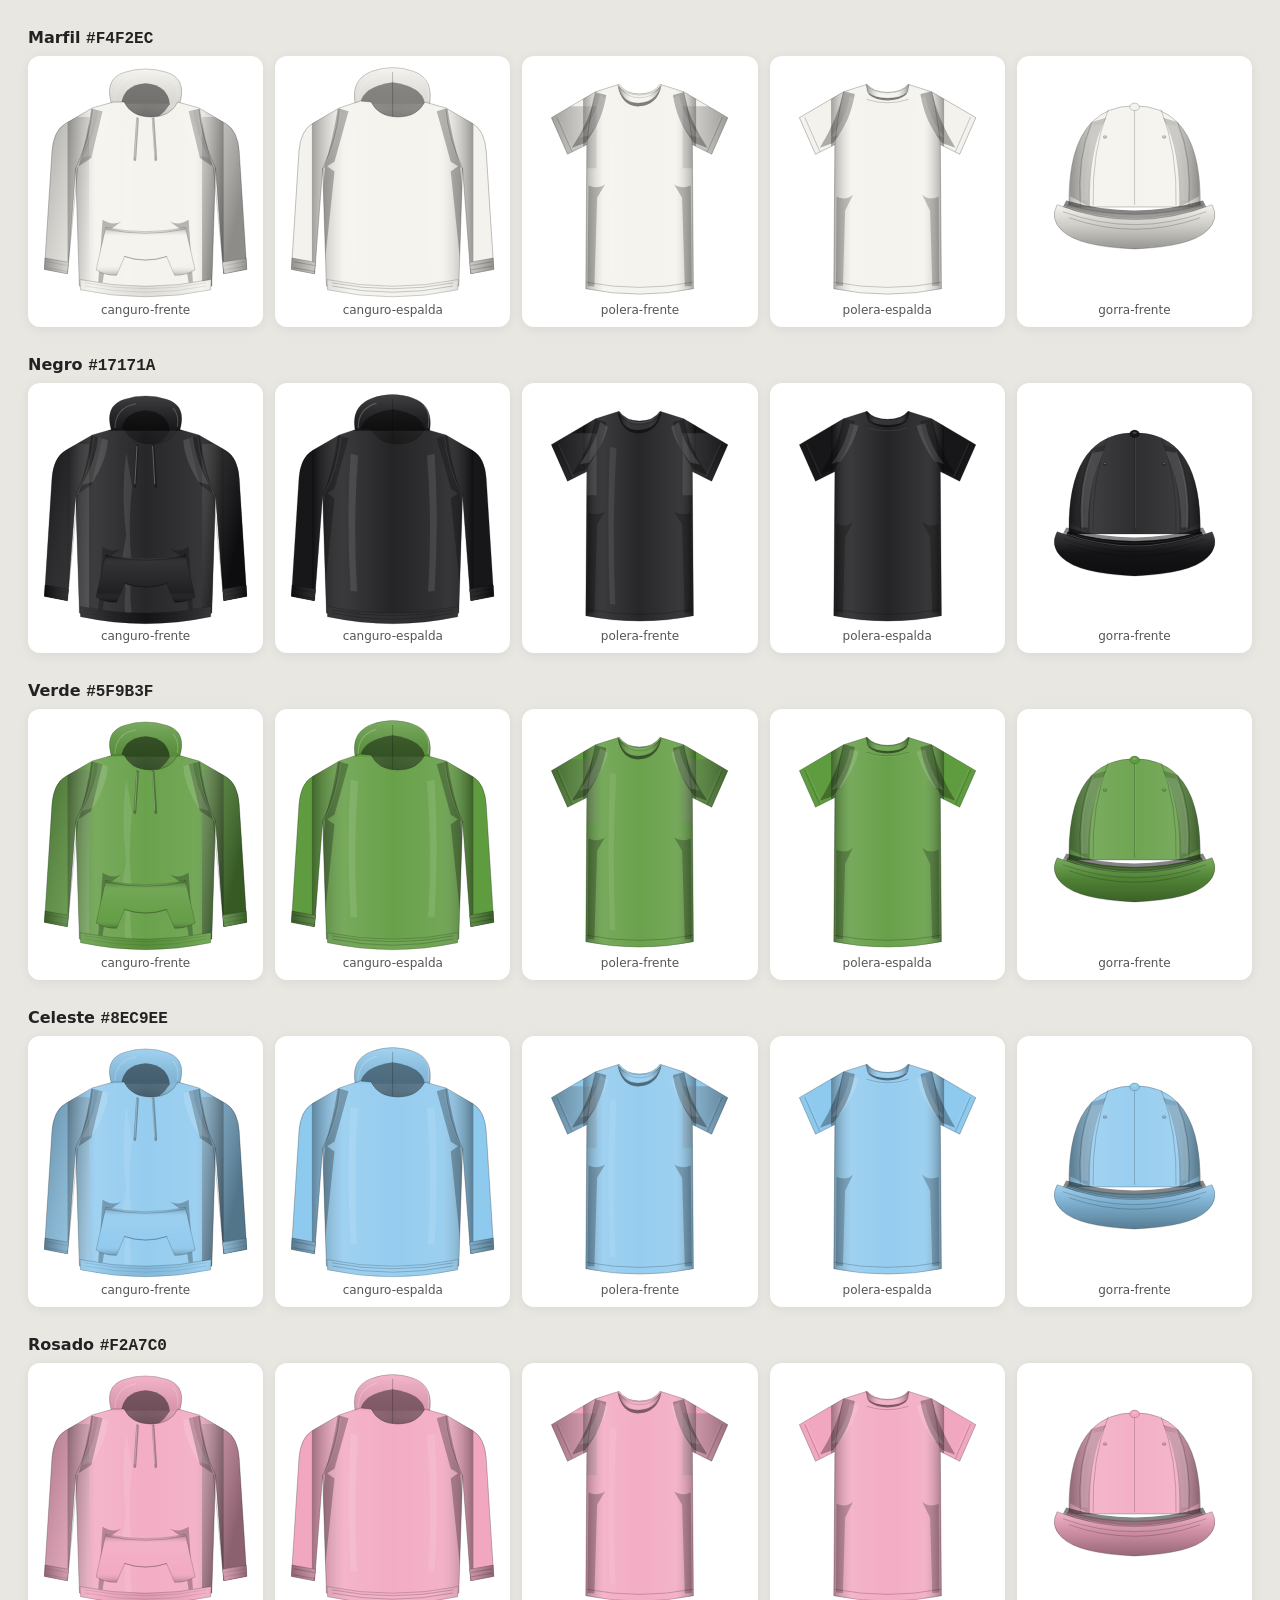
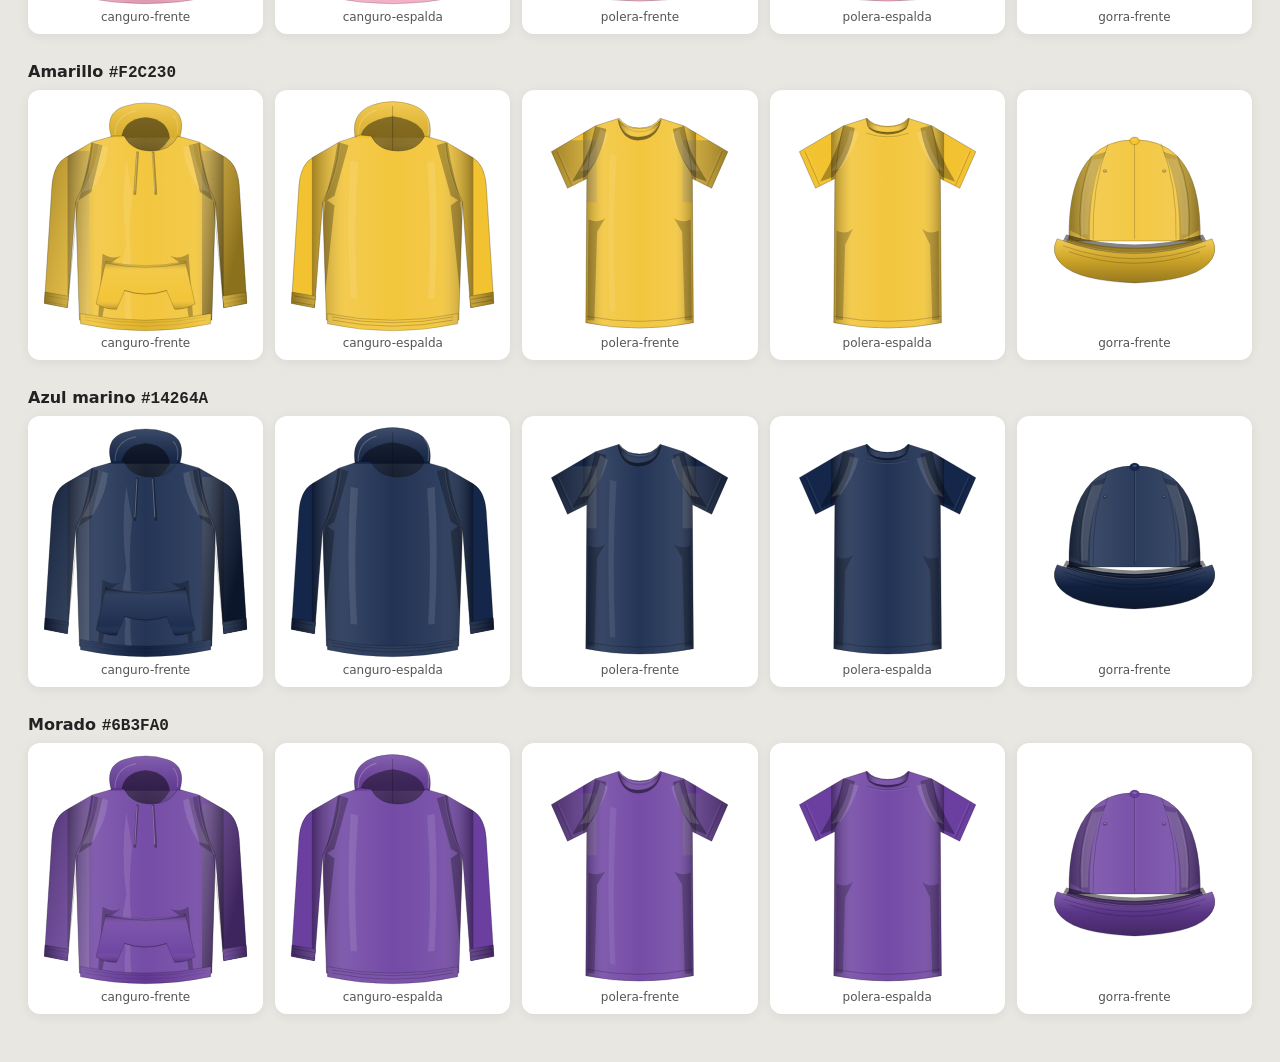
<file: prendas3d/prueba.html>
<!doctype html><html lang="es"><meta charset="utf-8"><meta name="viewport" content="width=device-width,initial-scale=1"><title>Prueba prendas BRAVA</title><style>*{box-sizing:border-box}body{margin:0;padding:28px;background:#e9e7e2;color:#222;font:14px system-ui,sans-serif}.color{margin:0 0 28px}.color h2{font-size:16px;margin:0 0 8px}.grid{display:grid;grid-template-columns:repeat(5,minmax(140px,1fr));gap:12px}.card{background:#fff;border-radius:12px;padding:10px;text-align:center;box-shadow:0 2px 12px #0001}.card svg{display:block;width:100%;height:auto;max-height:260px}.card span{display:block;font-size:12px;color:#555}@media(max-width:800px){.grid{grid-template-columns:repeat(2,1fr)}}</style><body>
<section class='color' style='--garment:#F4F2EC'><h2>Marfil <code>#F4F2EC</code></h2><div class='grid'>
<div class='card'><svg viewBox='0 0 400 440' style='--garment:#F4F2EC'>
<defs>
 <linearGradient id="t0-canguro-frente-cf-body" x1="0" y1="0" x2="1" y2="0"><stop stop-color="#000" stop-opacity=".32"/><stop offset=".18" stop-color="#fff" stop-opacity=".16"/><stop offset=".5" stop-color="#fff" stop-opacity=".07"/><stop offset=".82" stop-color="#fff" stop-opacity=".13"/><stop offset="1" stop-color="#000" stop-opacity=".34"/></linearGradient>
 <linearGradient id="t0-canguro-frente-cf-sleeve" x1="0" y1="0" x2="1" y2=".2"><stop stop-color="#000" stop-opacity=".34"/><stop offset=".48" stop-color="#fff" stop-opacity=".13"/><stop offset="1" stop-color="#000" stop-opacity=".42"/></linearGradient>
 <linearGradient id="t0-canguro-frente-cf-hood" x1="0" y1="0" x2="0" y2="1"><stop stop-color="#fff" stop-opacity=".17"/><stop offset=".65" stop-color="#000" stop-opacity=".12"/><stop offset="1" stop-color="#000" stop-opacity=".38"/></linearGradient>
 <linearGradient id="t0-canguro-frente-cf-pocket" x1="0" y1="0" x2="0" y2="1"><stop stop-color="#000" stop-opacity=".28"/><stop offset=".18" stop-color="#fff" stop-opacity=".12"/><stop offset=".8" stop-color="#fff" stop-opacity=".04"/><stop offset="1" stop-color="#000" stop-opacity=".24"/></linearGradient>
 <linearGradient id="t0-canguro-frente-cf-rib" x1="0" y1="0" x2="1" y2="0"><stop stop-color="#000" stop-opacity=".4"/><stop offset=".24" stop-color="#fff" stop-opacity=".12"/><stop offset=".5" stop-color="#000" stop-opacity=".08"/><stop offset=".78" stop-color="#fff" stop-opacity=".12"/><stop offset="1" stop-color="#000" stop-opacity=".4"/></linearGradient>
 <clipPath id="t0-canguro-frente-cf-clip"><path d="M140 67 101 78 51 107Q29 120 26 158L12 378 55 386 70 190 77 409Q128 425 200 425t123-16l7-219 15 196 43-8-14-220q-3-38-25-51l-50-29-39-11z"/></clipPath>
</defs>
<!-- hood exterior and deep opening -->
<path fill="var(--garment, #8a8a8a)" d="M139 77Q120 25 160 12q40-13 80 0t21 65q-7 30-39 40l-44-1q-32-10-39-39Z" stroke="#000" stroke-opacity=".28" stroke-width="1.5"/>
<path fill="url(#t0-canguro-frente-cf-hood)" d="M139 77Q120 25 160 12q40-13 80 0t21 65q-7 30-39 40l-44-1q-32-10-39-39Z"/>
<path fill="#000" fill-opacity=".48" d="M155 71q3-35 45-39 42 4 45 39-17 28-45 33-28-5-45-33Z"/>
<path fill="none" stroke="#fff" stroke-opacity=".2" stroke-width="2" d="M143 65q1-38 39-45m69 8q12 12 8 35"/>
<!-- body -->
<path fill="var(--garment, #8a8a8a)" d="M140 67 101 78 51 107Q29 120 26 158L12 378 55 386 70 190 77 409Q128 425 200 425t123-16l7-219 15 196 43-8-14-220q-3-38-25-51l-50-29-39-11q-14 28-50 28t-50-28Z" stroke="#000" stroke-opacity=".28" stroke-width="1.6" stroke-linejoin="round"/>
<g clip-path="url(#t0-canguro-frente-cf-clip)">
 <path fill="url(#t0-canguro-frente-cf-body)" d="M55 70h290v360H55z"/><path fill="url(#t0-canguro-frente-cf-sleeve)" d="M0 95h95v320H0zm305 0h95v320h-95z"/>
 <path fill="#000" fill-opacity=".26" d="M99 79q-8 55-24 108l24-16 21-87zm202 0q8 55 24 108l-24-16-21-87z"/>
 <path fill="#fff" fill-opacity=".12" d="M112 82q-4 42-30 89l20-6q26-41 28-77zm176 0q4 42 30 89l-20-6q-26-41-28-77z"/>
 <path fill="#000" fill-opacity=".26" d="M120 286q19 12 35 3l-19 14-16 100-8-1zm160 0q-19 12-35 3l19 14 16 100 8-1z"/>
 <path fill="#fff" fill-opacity=".1" d="M164 111q-10 76 0 153l-9 52 8 49q-4 30 0 50l12-1q-7-43 0-93-9-68 0-147z"/>
</g>
<!-- pouch pocket, quiet central print zone above -->
<path fill="var(--garment, #8a8a8a)" d="M126 300q74 16 148 0l18 79q-19 11-38 10l-15-35q-39 14-78 0l-15 35q-20 1-38-10z" stroke="#000" stroke-opacity=".25" stroke-width="1.3"/>
<path fill="url(#t0-canguro-frente-cf-pocket)" d="M126 300q74 16 148 0l18 79q-19 11-38 10l-15-35q-39 14-78 0l-15 35q-20 1-38-10z"/>
<path fill="none" stroke="#000" stroke-opacity=".3" stroke-width="1.2" d="M126 303q74 16 148 0M160 354q40 13 80 0"/><path fill="none" stroke="#fff" stroke-opacity=".15" d="M129 301q71 15 142 0"/>
<!-- rib cuffs and hem -->
<path fill="var(--garment, #8a8a8a)" d="m13 357 44 8-3 21-42-8zm330 8 44-8 1 21-42 8zM78 397q122 25 244 0l-1 19q-121 26-242 0z" stroke="#000" stroke-opacity=".3" stroke-width="1.2"/>
<path fill="url(#t0-canguro-frente-cf-rib)" d="m13 357 44 8-3 21-42-8zm330 8 44-8 1 21-42 8zM78 397q122 25 244 0l-1 19q-121 26-242 0z"/>
<path fill="none" stroke="#000" stroke-opacity=".17" stroke-width="1" d="M17 364l39 7m-40 4 39 7m290-11 39-7m-38 15 39-7M87 403q113 22 226 0m-225 6q112 23 224 0"/>
<!-- cords and seams -->
<path fill="none" stroke="#000" stroke-opacity=".3" stroke-width="5" stroke-linecap="round" d="m185 98-5 76m34-76 5 76"/><path fill="none" stroke="#fff" stroke-opacity=".38" stroke-width="1.5" stroke-linecap="round" d="m184 99-4 70m33-70 4 70"/>
<path fill="none" stroke="#000" stroke-opacity=".3" stroke-width="1.2" d="M101 80q-5 56-31 110m229-110q5 56 31 110M74 188l-17 174m269-174 17 174"/><path fill="none" stroke="#fff" stroke-opacity=".15" stroke-width="1" d="M104 81q-5 55-31 108m224-108q5 55 31 108"/>
</svg><span>canguro-frente</span></div>
<div class='card'><svg viewBox='0 0 400 440' style='--garment:#F4F2EC'>
<defs><linearGradient id="t0-canguro-espalda-ce-body" x1="0" y1="0" x2="1" y2="0"><stop stop-color="#000" stop-opacity=".34"/><stop offset=".2" stop-color="#fff" stop-opacity=".15"/><stop offset=".5" stop-color="#fff" stop-opacity=".06"/><stop offset=".8" stop-color="#fff" stop-opacity=".12"/><stop offset="1" stop-color="#000" stop-opacity=".38"/></linearGradient><linearGradient id="t0-canguro-espalda-ce-hood" x1="0" y1="0" x2="0" y2="1"><stop stop-color="#fff" stop-opacity=".18"/><stop offset=".58" stop-color="#000" stop-opacity=".1"/><stop offset="1" stop-color="#000" stop-opacity=".42"/></linearGradient><linearGradient id="t0-canguro-espalda-ce-rib" x1="0" y1="0" x2="1" y2="0"><stop stop-color="#000" stop-opacity=".4"/><stop offset=".3" stop-color="#fff" stop-opacity=".12"/><stop offset=".7" stop-color="#fff" stop-opacity=".1"/><stop offset="1" stop-color="#000" stop-opacity=".4"/></linearGradient><clipPath id="t0-canguro-espalda-ce-clip"><path d="M140 65 101 78 51 107Q29 120 26 158L12 378 55 386 70 190 77 409Q128 425 200 425t123-16l7-219 15 196 43-8-14-220q-3-38-25-51l-50-29-39-11z"/></clipPath></defs>
<path fill="var(--garment, #8a8a8a)" d="M132 77Q119 26 161 10q39-14 78 0t29 65q-7 39-35 55l-33 8-33-8q-28-16-35-53Z" stroke="#000" stroke-opacity=".28" stroke-width="1.5"/><path fill="url(#t0-canguro-espalda-ce-hood)" d="M132 77Q119 26 161 10q39-14 78 0t29 65q-7 39-35 55l-33 8-33-8q-28-16-35-53Z"/>
<path fill="#000" fill-opacity=".42" d="M140 69q5-31 60-39 55 8 60 39-17 26-60 39-43-13-60-39Z"/><path fill="none" stroke="#000" stroke-opacity=".32" stroke-width="1.3" d="M200 11v105M138 76q16 28 62 38 46-10 62-38"/><path fill="none" stroke="#fff" stroke-opacity=".23" stroke-width="2" d="M136 67q-1-38 34-48m88 3q13 15 8 43"/>
<path fill="var(--garment, #8a8a8a)" d="M140 65 101 78 51 107Q29 120 26 158L12 378 55 386 70 190 77 409Q128 425 200 425t123-16l7-219 15 196 43-8-14-220q-3-38-25-51l-50-29-39-11q-14 28-50 28t-50-28Z" stroke="#000" stroke-opacity=".28" stroke-width="1.6" stroke-linejoin="round"/>
<g clip-path="url(#t0-canguro-espalda-ce-clip)"><path fill="url(#t0-canguro-espalda-ce-body)" d="M50 70h300v360H50z"/><path fill="#000" fill-opacity=".27" d="M98 78q-8 56-26 112l20-12 26-94zm204 0q8 56 26 112l-20-12-26-94zM75 184l-19 190 17 2 19-180zm250 0 19 190-17 2-19-180z"/><path fill="#fff" fill-opacity=".1" d="M122 113q-8 120 0 255l12 1q-8-130 2-253zm156 0q8 120 0 255l-12 1q8-130-2-253z"/></g>
<path fill="var(--garment, #8a8a8a)" d="m13 357 44 8-3 21-42-8zm330 8 44-8 1 21-42 8zM78 397q122 25 244 0l-1 19q-121 26-242 0z" stroke="#000" stroke-opacity=".3" stroke-width="1.2"/><path fill="url(#t0-canguro-espalda-ce-rib)" d="m13 357 44 8-3 21-42-8zm330 8 44-8 1 21-42 8zM78 397q122 25 244 0l-1 19q-121 26-242 0z"/><path fill="none" stroke="#000" stroke-opacity=".3" stroke-width="1.2" d="M101 80q-5 56-31 110m229-110q5 56 31 110M17 364l39 7m-40 4 39 7m290-11 39-7m-38 15 39-7M87 403q113 22 226 0m-225 6q112 23 224 0"/><path fill="none" stroke="#fff" stroke-opacity=".15" d="M104 81q-5 55-31 108m224-108q5 55 31 108"/>
</svg><span>canguro-espalda</span></div>
<div class='card'><svg viewBox='0 0 400 440' style='--garment:#F4F2EC'>
<defs><linearGradient id="t0-polera-frente-pf-body" x1="0" y1="0" x2="1" y2="0"><stop stop-color="#000" stop-opacity=".34"/><stop offset=".18" stop-color="#fff" stop-opacity=".15"/><stop offset=".5" stop-color="#fff" stop-opacity=".07"/><stop offset=".82" stop-color="#fff" stop-opacity=".14"/><stop offset="1" stop-color="#000" stop-opacity=".36"/></linearGradient><linearGradient id="t0-polera-frente-pf-sleeve" x1="0" y1="0" x2="1" y2="0"><stop stop-color="#000" stop-opacity=".4"/><stop offset=".5" stop-color="#fff" stop-opacity=".12"/><stop offset="1" stop-color="#000" stop-opacity=".42"/></linearGradient><linearGradient id="t0-polera-frente-pf-rib" x1="0" y1="0" x2="1" y2="0"><stop stop-color="#000" stop-opacity=".38"/><stop offset=".3" stop-color="#fff" stop-opacity=".14"/><stop offset=".7" stop-color="#fff" stop-opacity=".12"/><stop offset="1" stop-color="#000" stop-opacity=".4"/></linearGradient><clipPath id="t0-polera-frente-pf-clip"><path d="M118 48 162 34q12 18 38 18t38-18l44 14 82 48-30 68-36-18 2 268q-100 20-200 0l2-268-36 18-30-68z"/></clipPath></defs>
<path fill="var(--garment, #8a8a8a)" d="M118 48 162 34q12 18 38 18t38-18l44 14 82 48-30 68-36-18 2 268q-100 20-200 0l2-268-36 18-30-68z" stroke="#000" stroke-opacity=".28" stroke-width="1.6" stroke-linejoin="round"/><g clip-path="url(#t0-polera-frente-pf-clip)"><path fill="url(#t0-polera-frente-pf-body)" d="M95 30h210v410H95z"/><path fill="url(#t0-polera-frente-pf-sleeve)" d="M20 75h100v115H20zm260 0h100v115H280z"/><path fill="#000" fill-opacity=".3" d="M118 49q-9 51-44 103l25-9q32-39 39-89zm164 0q9 51 44 103l-25-9q-32-39-39-89z"/><path fill="#fff" fill-opacity=".13" d="M127 54q-9 40-39 79l18-4q27-34 35-66zm146 0q9 40 39 79l-18-4q-27-34-35-66z"/><path fill="#000" fill-opacity=".24" d="M105 222q20 8 31-2l-15 25-5 165-13-1zm190 0q-20 8-31-2l15 25 5 165 13-1z"/><path fill="#fff" fill-opacity=".08" d="M145 100q-6 140 0 292l10 1q-7-145 2-290z"/></g>
<!-- neck opening and rib -->
<path fill="#000" fill-opacity=".48" d="M159 36q10 27 41 28t41-28q-8 37-41 39t-41-39Z"/><path fill="var(--garment, #8a8a8a)" d="M160 36q12 18 40 18t40-18q-8 31-40 33t-40-33Z" stroke="#000" stroke-opacity=".28" stroke-width="1.2"/><path fill="url(#t0-polera-frente-pf-rib)" d="M160 36q12 18 40 18t40-18q-8 31-40 33t-40-33Z"/><path fill="none" stroke="#000" stroke-opacity=".25" stroke-width="1" d="M163 39q12 20 37 20t37-20"/><path fill="none" stroke="#fff" stroke-opacity=".2" stroke-width="1.4" d="M163 37q13 18 37 18t37-18"/>
<path fill="none" stroke="#000" stroke-opacity=".3" stroke-width="1.2" d="m46 95 28 64m280-64-28 64M102 146q5-55 16-98m180 98q-5-55-16-98M101 402q99 19 198 0"/><path fill="none" stroke="#fff" stroke-opacity=".15" stroke-width="1" d="m49 94 28 62m274-62-28 62"/>
</svg><span>polera-frente</span></div>
<div class='card'><svg viewBox='0 0 400 440' style='--garment:#F4F2EC'>
<defs><linearGradient id="t0-polera-espalda-pe-body" x1="0" y1="0" x2="1" y2="0"><stop stop-color="#000" stop-opacity=".34"/><stop offset=".18" stop-color="#fff" stop-opacity=".15"/><stop offset=".5" stop-color="#fff" stop-opacity=".06"/><stop offset=".82" stop-color="#fff" stop-opacity=".13"/><stop offset="1" stop-color="#000" stop-opacity=".36"/></linearGradient><linearGradient id="t0-polera-espalda-pe-rib" x1="0" y1="0" x2="1" y2="0"><stop stop-color="#000" stop-opacity=".4"/><stop offset=".3" stop-color="#fff" stop-opacity=".14"/><stop offset=".7" stop-color="#fff" stop-opacity=".12"/><stop offset="1" stop-color="#000" stop-opacity=".4"/></linearGradient><clipPath id="t0-polera-espalda-pe-clip"><path d="M118 48 162 34q12 15 38 15t38-15l44 14 82 48-30 68-36-18 2 268q-100 20-200 0l2-268-36 18-30-68z"/></clipPath></defs>
<path fill="var(--garment, #8a8a8a)" d="M118 48 162 34q12 15 38 15t38-15l44 14 82 48-30 68-36-18 2 268q-100 20-200 0l2-268-36 18-30-68z" stroke="#000" stroke-opacity=".28" stroke-width="1.6" stroke-linejoin="round"/><g clip-path="url(#t0-polera-espalda-pe-clip)"><path fill="url(#t0-polera-espalda-pe-body)" d="M95 30h210v410H95z"/><path fill="#000" fill-opacity=".29" d="M118 47q-11 52-44 105l25-9q32-40 40-91zm164 0q11 52 44 105l-25-9q-32-40-40-91z"/><path fill="#fff" fill-opacity=".12" d="M130 56q-8 42-35 76l18-5q25-34 33-66zm140 0q8 42 35 76l-18-5q-25-34-33-66z"/><path fill="#000" fill-opacity=".22" d="M105 243q18 8 31-4l-15 30-4 140-13-1zm190 0q-18 8-31-4l15 30 4 140 13-1z"/></g>
<!-- raised back neck band and inner opening -->
<path fill="#000" fill-opacity=".48" d="M161 35q12 17 39 17t39-17l-4 18q-13 11-35 11t-35-11z"/><path fill="var(--garment, #8a8a8a)" d="M160 34q12 16 40 16t40-16l-3 15q-13 11-37 11t-37-11z" stroke="#000" stroke-opacity=".28" stroke-width="1.2"/><path fill="url(#t0-polera-espalda-pe-rib)" d="M160 34q12 16 40 16t40-16l-3 15q-13 11-37 11t-37-11z"/><path fill="none" stroke="#000" stroke-opacity=".3" stroke-width="1.2" d="m46 95 28 64m280-64-28 64M102 146q5-55 16-98m180 98q-5-55-16-98M161 62q39 13 78 0M101 402q99 19 198 0"/><path fill="none" stroke="#fff" stroke-opacity=".17" stroke-width="1" d="m49 94 28 62m274-62-28 62M163 64q37 12 74 0"/>
</svg><span>polera-espalda</span></div>
<div class='card'><svg viewBox='0 0 400 440' style='--garment:#F4F2EC'>
<defs><linearGradient id="t0-gorra-frente-gf-crown" x1="0" y1="0" x2="1" y2="0"><stop stop-color="#000" stop-opacity=".34"/><stop offset=".2" stop-color="#fff" stop-opacity=".17"/><stop offset=".5" stop-color="#fff" stop-opacity=".1"/><stop offset=".8" stop-color="#fff" stop-opacity=".16"/><stop offset="1" stop-color="#000" stop-opacity=".38"/></linearGradient><linearGradient id="t0-gorra-frente-gf-visor" x1="0" y1="0" x2="0" y2="1"><stop stop-color="#fff" stop-opacity=".17"/><stop offset=".48" stop-color="#000" stop-opacity=".16"/><stop offset="1" stop-color="#000" stop-opacity=".38"/></linearGradient><linearGradient id="t0-gorra-frente-gf-band" x1="0" y1="0" x2="0" y2="1"><stop stop-color="#000" stop-opacity=".5"/><stop offset="1" stop-color="#000" stop-opacity=".22"/></linearGradient><clipPath id="t0-gorra-frente-gf-clip"><path d="M78 262Q76 150 120 105q30-31 80-31t80 31q44 45 42 157Z"/></clipPath></defs>
<!-- six panel crown -->
<path fill="var(--garment, #8a8a8a)" d="M78 262Q76 150 120 105q30-31 80-31t80 31q44 45 42 157Z" stroke="#000" stroke-opacity=".28" stroke-width="1.6"/><g clip-path="url(#t0-gorra-frente-gf-clip)"><path fill="url(#t0-gorra-frente-gf-crown)" d="M70 70h260v205H70z"/><path fill="#000" fill-opacity=".2" d="M80 242q-2-91 40-138l27-8q-33 61-30 166zM320 242q2-91-40-138l-27-8q33 61 30 166z"/><path fill="#fff" fill-opacity=".12" d="M123 111q-28 53-22 139h12q0-83 30-142zm154 0q28 53 22 139h-12q0-83-30-142z"/></g>
<!-- panel seams, front area kept clean -->
<path fill="none" stroke="#000" stroke-opacity=".3" stroke-width="1.2" d="M200 77v181M120 105q-27 63-21 155m181-155q27 63 21 155M151 81q-31 78-28 178m126-178q31 78 28 178"/><path fill="none" stroke="#fff" stroke-opacity=".18" stroke-width="1" d="M202 80v171M123 108q-25 60-20 145m174-145q25 60 20 145"/>
<!-- top button and eyelets -->
<ellipse cx="200" cy="76" rx="9" ry="7" fill="var(--garment, #8a8a8a)" stroke="#000" stroke-opacity=".3" stroke-width="1.2"/><ellipse cx="200" cy="74" rx="4" ry="2" fill="#fff" fill-opacity=".2"/><ellipse cx="145" cy="132" rx="4.2" ry="3.2" fill="#000" fill-opacity=".26"/><ellipse cx="255" cy="132" rx="4.2" ry="3.2" fill="#000" fill-opacity=".26"/><ellipse cx="145" cy="131" rx="2.4" ry="1.4" fill="#fff" fill-opacity=".24"/><ellipse cx="255" cy="131" rx="2.4" ry="1.4" fill="#fff" fill-opacity=".24"/>
<!-- under brim interior shadow and visible sweatband -->
<path fill="#000" fill-opacity=".48" d="M73 250q127 37 254 0l12 23q-139 43-278 0z"/><path fill="var(--garment, #8a8a8a)" d="M76 258q124 35 248 0l13 27q-137 39-274 0z" stroke="#000" stroke-opacity=".3" stroke-width="1.2"/><path fill="url(#t0-gorra-frente-gf-band)" d="M76 258q124 35 248 0l13 27q-137 39-274 0z"/><path fill="none" stroke="#fff" stroke-opacity=".17" d="M84 263q116 32 232 0"/>
<!-- curved brim with rolled highlight -->
<path fill="var(--garment, #8a8a8a)" d="M56 258q144 55 288 0 14 26-9 48-31 30-135 34-104-4-135-34-23-22-9-48Z" stroke="#000" stroke-opacity=".28" stroke-width="1.6"/><path fill="url(#t0-gorra-frente-gf-visor)" d="M56 258q144 55 288 0 14 26-9 48-31 30-135 34-104-4-135-34-23-22-9-48Z"/><path fill="none" stroke="#000" stroke-opacity=".3" stroke-width="1.2" d="M67 271q133 48 266 0M78 282q122 43 244 0"/><path fill="none" stroke="#fff" stroke-opacity=".2" stroke-width="2" d="M67 260q133 49 266 0"/>
</svg><span>gorra-frente</span></div>
</div></section>
<section class='color' style='--garment:#17171A'><h2>Negro <code>#17171A</code></h2><div class='grid'>
<div class='card'><svg viewBox='0 0 400 440' style='--garment:#17171A'>
<defs>
 <linearGradient id="t1-canguro-frente-cf-body" x1="0" y1="0" x2="1" y2="0"><stop stop-color="#000" stop-opacity=".32"/><stop offset=".18" stop-color="#fff" stop-opacity=".16"/><stop offset=".5" stop-color="#fff" stop-opacity=".07"/><stop offset=".82" stop-color="#fff" stop-opacity=".13"/><stop offset="1" stop-color="#000" stop-opacity=".34"/></linearGradient>
 <linearGradient id="t1-canguro-frente-cf-sleeve" x1="0" y1="0" x2="1" y2=".2"><stop stop-color="#000" stop-opacity=".34"/><stop offset=".48" stop-color="#fff" stop-opacity=".13"/><stop offset="1" stop-color="#000" stop-opacity=".42"/></linearGradient>
 <linearGradient id="t1-canguro-frente-cf-hood" x1="0" y1="0" x2="0" y2="1"><stop stop-color="#fff" stop-opacity=".17"/><stop offset=".65" stop-color="#000" stop-opacity=".12"/><stop offset="1" stop-color="#000" stop-opacity=".38"/></linearGradient>
 <linearGradient id="t1-canguro-frente-cf-pocket" x1="0" y1="0" x2="0" y2="1"><stop stop-color="#000" stop-opacity=".28"/><stop offset=".18" stop-color="#fff" stop-opacity=".12"/><stop offset=".8" stop-color="#fff" stop-opacity=".04"/><stop offset="1" stop-color="#000" stop-opacity=".24"/></linearGradient>
 <linearGradient id="t1-canguro-frente-cf-rib" x1="0" y1="0" x2="1" y2="0"><stop stop-color="#000" stop-opacity=".4"/><stop offset=".24" stop-color="#fff" stop-opacity=".12"/><stop offset=".5" stop-color="#000" stop-opacity=".08"/><stop offset=".78" stop-color="#fff" stop-opacity=".12"/><stop offset="1" stop-color="#000" stop-opacity=".4"/></linearGradient>
 <clipPath id="t1-canguro-frente-cf-clip"><path d="M140 67 101 78 51 107Q29 120 26 158L12 378 55 386 70 190 77 409Q128 425 200 425t123-16l7-219 15 196 43-8-14-220q-3-38-25-51l-50-29-39-11z"/></clipPath>
</defs>
<!-- hood exterior and deep opening -->
<path fill="var(--garment, #8a8a8a)" d="M139 77Q120 25 160 12q40-13 80 0t21 65q-7 30-39 40l-44-1q-32-10-39-39Z" stroke="#000" stroke-opacity=".28" stroke-width="1.5"/>
<path fill="url(#t1-canguro-frente-cf-hood)" d="M139 77Q120 25 160 12q40-13 80 0t21 65q-7 30-39 40l-44-1q-32-10-39-39Z"/>
<path fill="#000" fill-opacity=".48" d="M155 71q3-35 45-39 42 4 45 39-17 28-45 33-28-5-45-33Z"/>
<path fill="none" stroke="#fff" stroke-opacity=".2" stroke-width="2" d="M143 65q1-38 39-45m69 8q12 12 8 35"/>
<!-- body -->
<path fill="var(--garment, #8a8a8a)" d="M140 67 101 78 51 107Q29 120 26 158L12 378 55 386 70 190 77 409Q128 425 200 425t123-16l7-219 15 196 43-8-14-220q-3-38-25-51l-50-29-39-11q-14 28-50 28t-50-28Z" stroke="#000" stroke-opacity=".28" stroke-width="1.6" stroke-linejoin="round"/>
<g clip-path="url(#t1-canguro-frente-cf-clip)">
 <path fill="url(#t1-canguro-frente-cf-body)" d="M55 70h290v360H55z"/><path fill="url(#t1-canguro-frente-cf-sleeve)" d="M0 95h95v320H0zm305 0h95v320h-95z"/>
 <path fill="#000" fill-opacity=".26" d="M99 79q-8 55-24 108l24-16 21-87zm202 0q8 55 24 108l-24-16-21-87z"/>
 <path fill="#fff" fill-opacity=".12" d="M112 82q-4 42-30 89l20-6q26-41 28-77zm176 0q4 42 30 89l-20-6q-26-41-28-77z"/>
 <path fill="#000" fill-opacity=".26" d="M120 286q19 12 35 3l-19 14-16 100-8-1zm160 0q-19 12-35 3l19 14 16 100 8-1z"/>
 <path fill="#fff" fill-opacity=".1" d="M164 111q-10 76 0 153l-9 52 8 49q-4 30 0 50l12-1q-7-43 0-93-9-68 0-147z"/>
</g>
<!-- pouch pocket, quiet central print zone above -->
<path fill="var(--garment, #8a8a8a)" d="M126 300q74 16 148 0l18 79q-19 11-38 10l-15-35q-39 14-78 0l-15 35q-20 1-38-10z" stroke="#000" stroke-opacity=".25" stroke-width="1.3"/>
<path fill="url(#t1-canguro-frente-cf-pocket)" d="M126 300q74 16 148 0l18 79q-19 11-38 10l-15-35q-39 14-78 0l-15 35q-20 1-38-10z"/>
<path fill="none" stroke="#000" stroke-opacity=".3" stroke-width="1.2" d="M126 303q74 16 148 0M160 354q40 13 80 0"/><path fill="none" stroke="#fff" stroke-opacity=".15" d="M129 301q71 15 142 0"/>
<!-- rib cuffs and hem -->
<path fill="var(--garment, #8a8a8a)" d="m13 357 44 8-3 21-42-8zm330 8 44-8 1 21-42 8zM78 397q122 25 244 0l-1 19q-121 26-242 0z" stroke="#000" stroke-opacity=".3" stroke-width="1.2"/>
<path fill="url(#t1-canguro-frente-cf-rib)" d="m13 357 44 8-3 21-42-8zm330 8 44-8 1 21-42 8zM78 397q122 25 244 0l-1 19q-121 26-242 0z"/>
<path fill="none" stroke="#000" stroke-opacity=".17" stroke-width="1" d="M17 364l39 7m-40 4 39 7m290-11 39-7m-38 15 39-7M87 403q113 22 226 0m-225 6q112 23 224 0"/>
<!-- cords and seams -->
<path fill="none" stroke="#000" stroke-opacity=".3" stroke-width="5" stroke-linecap="round" d="m185 98-5 76m34-76 5 76"/><path fill="none" stroke="#fff" stroke-opacity=".38" stroke-width="1.5" stroke-linecap="round" d="m184 99-4 70m33-70 4 70"/>
<path fill="none" stroke="#000" stroke-opacity=".3" stroke-width="1.2" d="M101 80q-5 56-31 110m229-110q5 56 31 110M74 188l-17 174m269-174 17 174"/><path fill="none" stroke="#fff" stroke-opacity=".15" stroke-width="1" d="M104 81q-5 55-31 108m224-108q5 55 31 108"/>
</svg><span>canguro-frente</span></div>
<div class='card'><svg viewBox='0 0 400 440' style='--garment:#17171A'>
<defs><linearGradient id="t1-canguro-espalda-ce-body" x1="0" y1="0" x2="1" y2="0"><stop stop-color="#000" stop-opacity=".34"/><stop offset=".2" stop-color="#fff" stop-opacity=".15"/><stop offset=".5" stop-color="#fff" stop-opacity=".06"/><stop offset=".8" stop-color="#fff" stop-opacity=".12"/><stop offset="1" stop-color="#000" stop-opacity=".38"/></linearGradient><linearGradient id="t1-canguro-espalda-ce-hood" x1="0" y1="0" x2="0" y2="1"><stop stop-color="#fff" stop-opacity=".18"/><stop offset=".58" stop-color="#000" stop-opacity=".1"/><stop offset="1" stop-color="#000" stop-opacity=".42"/></linearGradient><linearGradient id="t1-canguro-espalda-ce-rib" x1="0" y1="0" x2="1" y2="0"><stop stop-color="#000" stop-opacity=".4"/><stop offset=".3" stop-color="#fff" stop-opacity=".12"/><stop offset=".7" stop-color="#fff" stop-opacity=".1"/><stop offset="1" stop-color="#000" stop-opacity=".4"/></linearGradient><clipPath id="t1-canguro-espalda-ce-clip"><path d="M140 65 101 78 51 107Q29 120 26 158L12 378 55 386 70 190 77 409Q128 425 200 425t123-16l7-219 15 196 43-8-14-220q-3-38-25-51l-50-29-39-11z"/></clipPath></defs>
<path fill="var(--garment, #8a8a8a)" d="M132 77Q119 26 161 10q39-14 78 0t29 65q-7 39-35 55l-33 8-33-8q-28-16-35-53Z" stroke="#000" stroke-opacity=".28" stroke-width="1.5"/><path fill="url(#t1-canguro-espalda-ce-hood)" d="M132 77Q119 26 161 10q39-14 78 0t29 65q-7 39-35 55l-33 8-33-8q-28-16-35-53Z"/>
<path fill="#000" fill-opacity=".42" d="M140 69q5-31 60-39 55 8 60 39-17 26-60 39-43-13-60-39Z"/><path fill="none" stroke="#000" stroke-opacity=".32" stroke-width="1.3" d="M200 11v105M138 76q16 28 62 38 46-10 62-38"/><path fill="none" stroke="#fff" stroke-opacity=".23" stroke-width="2" d="M136 67q-1-38 34-48m88 3q13 15 8 43"/>
<path fill="var(--garment, #8a8a8a)" d="M140 65 101 78 51 107Q29 120 26 158L12 378 55 386 70 190 77 409Q128 425 200 425t123-16l7-219 15 196 43-8-14-220q-3-38-25-51l-50-29-39-11q-14 28-50 28t-50-28Z" stroke="#000" stroke-opacity=".28" stroke-width="1.6" stroke-linejoin="round"/>
<g clip-path="url(#t1-canguro-espalda-ce-clip)"><path fill="url(#t1-canguro-espalda-ce-body)" d="M50 70h300v360H50z"/><path fill="#000" fill-opacity=".27" d="M98 78q-8 56-26 112l20-12 26-94zm204 0q8 56 26 112l-20-12-26-94zM75 184l-19 190 17 2 19-180zm250 0 19 190-17 2-19-180z"/><path fill="#fff" fill-opacity=".1" d="M122 113q-8 120 0 255l12 1q-8-130 2-253zm156 0q8 120 0 255l-12 1q8-130-2-253z"/></g>
<path fill="var(--garment, #8a8a8a)" d="m13 357 44 8-3 21-42-8zm330 8 44-8 1 21-42 8zM78 397q122 25 244 0l-1 19q-121 26-242 0z" stroke="#000" stroke-opacity=".3" stroke-width="1.2"/><path fill="url(#t1-canguro-espalda-ce-rib)" d="m13 357 44 8-3 21-42-8zm330 8 44-8 1 21-42 8zM78 397q122 25 244 0l-1 19q-121 26-242 0z"/><path fill="none" stroke="#000" stroke-opacity=".3" stroke-width="1.2" d="M101 80q-5 56-31 110m229-110q5 56 31 110M17 364l39 7m-40 4 39 7m290-11 39-7m-38 15 39-7M87 403q113 22 226 0m-225 6q112 23 224 0"/><path fill="none" stroke="#fff" stroke-opacity=".15" d="M104 81q-5 55-31 108m224-108q5 55 31 108"/>
</svg><span>canguro-espalda</span></div>
<div class='card'><svg viewBox='0 0 400 440' style='--garment:#17171A'>
<defs><linearGradient id="t1-polera-frente-pf-body" x1="0" y1="0" x2="1" y2="0"><stop stop-color="#000" stop-opacity=".34"/><stop offset=".18" stop-color="#fff" stop-opacity=".15"/><stop offset=".5" stop-color="#fff" stop-opacity=".07"/><stop offset=".82" stop-color="#fff" stop-opacity=".14"/><stop offset="1" stop-color="#000" stop-opacity=".36"/></linearGradient><linearGradient id="t1-polera-frente-pf-sleeve" x1="0" y1="0" x2="1" y2="0"><stop stop-color="#000" stop-opacity=".4"/><stop offset=".5" stop-color="#fff" stop-opacity=".12"/><stop offset="1" stop-color="#000" stop-opacity=".42"/></linearGradient><linearGradient id="t1-polera-frente-pf-rib" x1="0" y1="0" x2="1" y2="0"><stop stop-color="#000" stop-opacity=".38"/><stop offset=".3" stop-color="#fff" stop-opacity=".14"/><stop offset=".7" stop-color="#fff" stop-opacity=".12"/><stop offset="1" stop-color="#000" stop-opacity=".4"/></linearGradient><clipPath id="t1-polera-frente-pf-clip"><path d="M118 48 162 34q12 18 38 18t38-18l44 14 82 48-30 68-36-18 2 268q-100 20-200 0l2-268-36 18-30-68z"/></clipPath></defs>
<path fill="var(--garment, #8a8a8a)" d="M118 48 162 34q12 18 38 18t38-18l44 14 82 48-30 68-36-18 2 268q-100 20-200 0l2-268-36 18-30-68z" stroke="#000" stroke-opacity=".28" stroke-width="1.6" stroke-linejoin="round"/><g clip-path="url(#t1-polera-frente-pf-clip)"><path fill="url(#t1-polera-frente-pf-body)" d="M95 30h210v410H95z"/><path fill="url(#t1-polera-frente-pf-sleeve)" d="M20 75h100v115H20zm260 0h100v115H280z"/><path fill="#000" fill-opacity=".3" d="M118 49q-9 51-44 103l25-9q32-39 39-89zm164 0q9 51 44 103l-25-9q-32-39-39-89z"/><path fill="#fff" fill-opacity=".13" d="M127 54q-9 40-39 79l18-4q27-34 35-66zm146 0q9 40 39 79l-18-4q-27-34-35-66z"/><path fill="#000" fill-opacity=".24" d="M105 222q20 8 31-2l-15 25-5 165-13-1zm190 0q-20 8-31-2l15 25 5 165 13-1z"/><path fill="#fff" fill-opacity=".08" d="M145 100q-6 140 0 292l10 1q-7-145 2-290z"/></g>
<!-- neck opening and rib -->
<path fill="#000" fill-opacity=".48" d="M159 36q10 27 41 28t41-28q-8 37-41 39t-41-39Z"/><path fill="var(--garment, #8a8a8a)" d="M160 36q12 18 40 18t40-18q-8 31-40 33t-40-33Z" stroke="#000" stroke-opacity=".28" stroke-width="1.2"/><path fill="url(#t1-polera-frente-pf-rib)" d="M160 36q12 18 40 18t40-18q-8 31-40 33t-40-33Z"/><path fill="none" stroke="#000" stroke-opacity=".25" stroke-width="1" d="M163 39q12 20 37 20t37-20"/><path fill="none" stroke="#fff" stroke-opacity=".2" stroke-width="1.4" d="M163 37q13 18 37 18t37-18"/>
<path fill="none" stroke="#000" stroke-opacity=".3" stroke-width="1.2" d="m46 95 28 64m280-64-28 64M102 146q5-55 16-98m180 98q-5-55-16-98M101 402q99 19 198 0"/><path fill="none" stroke="#fff" stroke-opacity=".15" stroke-width="1" d="m49 94 28 62m274-62-28 62"/>
</svg><span>polera-frente</span></div>
<div class='card'><svg viewBox='0 0 400 440' style='--garment:#17171A'>
<defs><linearGradient id="t1-polera-espalda-pe-body" x1="0" y1="0" x2="1" y2="0"><stop stop-color="#000" stop-opacity=".34"/><stop offset=".18" stop-color="#fff" stop-opacity=".15"/><stop offset=".5" stop-color="#fff" stop-opacity=".06"/><stop offset=".82" stop-color="#fff" stop-opacity=".13"/><stop offset="1" stop-color="#000" stop-opacity=".36"/></linearGradient><linearGradient id="t1-polera-espalda-pe-rib" x1="0" y1="0" x2="1" y2="0"><stop stop-color="#000" stop-opacity=".4"/><stop offset=".3" stop-color="#fff" stop-opacity=".14"/><stop offset=".7" stop-color="#fff" stop-opacity=".12"/><stop offset="1" stop-color="#000" stop-opacity=".4"/></linearGradient><clipPath id="t1-polera-espalda-pe-clip"><path d="M118 48 162 34q12 15 38 15t38-15l44 14 82 48-30 68-36-18 2 268q-100 20-200 0l2-268-36 18-30-68z"/></clipPath></defs>
<path fill="var(--garment, #8a8a8a)" d="M118 48 162 34q12 15 38 15t38-15l44 14 82 48-30 68-36-18 2 268q-100 20-200 0l2-268-36 18-30-68z" stroke="#000" stroke-opacity=".28" stroke-width="1.6" stroke-linejoin="round"/><g clip-path="url(#t1-polera-espalda-pe-clip)"><path fill="url(#t1-polera-espalda-pe-body)" d="M95 30h210v410H95z"/><path fill="#000" fill-opacity=".29" d="M118 47q-11 52-44 105l25-9q32-40 40-91zm164 0q11 52 44 105l-25-9q-32-40-40-91z"/><path fill="#fff" fill-opacity=".12" d="M130 56q-8 42-35 76l18-5q25-34 33-66zm140 0q8 42 35 76l-18-5q-25-34-33-66z"/><path fill="#000" fill-opacity=".22" d="M105 243q18 8 31-4l-15 30-4 140-13-1zm190 0q-18 8-31-4l15 30 4 140 13-1z"/></g>
<!-- raised back neck band and inner opening -->
<path fill="#000" fill-opacity=".48" d="M161 35q12 17 39 17t39-17l-4 18q-13 11-35 11t-35-11z"/><path fill="var(--garment, #8a8a8a)" d="M160 34q12 16 40 16t40-16l-3 15q-13 11-37 11t-37-11z" stroke="#000" stroke-opacity=".28" stroke-width="1.2"/><path fill="url(#t1-polera-espalda-pe-rib)" d="M160 34q12 16 40 16t40-16l-3 15q-13 11-37 11t-37-11z"/><path fill="none" stroke="#000" stroke-opacity=".3" stroke-width="1.2" d="m46 95 28 64m280-64-28 64M102 146q5-55 16-98m180 98q-5-55-16-98M161 62q39 13 78 0M101 402q99 19 198 0"/><path fill="none" stroke="#fff" stroke-opacity=".17" stroke-width="1" d="m49 94 28 62m274-62-28 62M163 64q37 12 74 0"/>
</svg><span>polera-espalda</span></div>
<div class='card'><svg viewBox='0 0 400 440' style='--garment:#17171A'>
<defs><linearGradient id="t1-gorra-frente-gf-crown" x1="0" y1="0" x2="1" y2="0"><stop stop-color="#000" stop-opacity=".34"/><stop offset=".2" stop-color="#fff" stop-opacity=".17"/><stop offset=".5" stop-color="#fff" stop-opacity=".1"/><stop offset=".8" stop-color="#fff" stop-opacity=".16"/><stop offset="1" stop-color="#000" stop-opacity=".38"/></linearGradient><linearGradient id="t1-gorra-frente-gf-visor" x1="0" y1="0" x2="0" y2="1"><stop stop-color="#fff" stop-opacity=".17"/><stop offset=".48" stop-color="#000" stop-opacity=".16"/><stop offset="1" stop-color="#000" stop-opacity=".38"/></linearGradient><linearGradient id="t1-gorra-frente-gf-band" x1="0" y1="0" x2="0" y2="1"><stop stop-color="#000" stop-opacity=".5"/><stop offset="1" stop-color="#000" stop-opacity=".22"/></linearGradient><clipPath id="t1-gorra-frente-gf-clip"><path d="M78 262Q76 150 120 105q30-31 80-31t80 31q44 45 42 157Z"/></clipPath></defs>
<!-- six panel crown -->
<path fill="var(--garment, #8a8a8a)" d="M78 262Q76 150 120 105q30-31 80-31t80 31q44 45 42 157Z" stroke="#000" stroke-opacity=".28" stroke-width="1.6"/><g clip-path="url(#t1-gorra-frente-gf-clip)"><path fill="url(#t1-gorra-frente-gf-crown)" d="M70 70h260v205H70z"/><path fill="#000" fill-opacity=".2" d="M80 242q-2-91 40-138l27-8q-33 61-30 166zM320 242q2-91-40-138l-27-8q33 61 30 166z"/><path fill="#fff" fill-opacity=".12" d="M123 111q-28 53-22 139h12q0-83 30-142zm154 0q28 53 22 139h-12q0-83-30-142z"/></g>
<!-- panel seams, front area kept clean -->
<path fill="none" stroke="#000" stroke-opacity=".3" stroke-width="1.2" d="M200 77v181M120 105q-27 63-21 155m181-155q27 63 21 155M151 81q-31 78-28 178m126-178q31 78 28 178"/><path fill="none" stroke="#fff" stroke-opacity=".18" stroke-width="1" d="M202 80v171M123 108q-25 60-20 145m174-145q25 60 20 145"/>
<!-- top button and eyelets -->
<ellipse cx="200" cy="76" rx="9" ry="7" fill="var(--garment, #8a8a8a)" stroke="#000" stroke-opacity=".3" stroke-width="1.2"/><ellipse cx="200" cy="74" rx="4" ry="2" fill="#fff" fill-opacity=".2"/><ellipse cx="145" cy="132" rx="4.2" ry="3.2" fill="#000" fill-opacity=".26"/><ellipse cx="255" cy="132" rx="4.2" ry="3.2" fill="#000" fill-opacity=".26"/><ellipse cx="145" cy="131" rx="2.4" ry="1.4" fill="#fff" fill-opacity=".24"/><ellipse cx="255" cy="131" rx="2.4" ry="1.4" fill="#fff" fill-opacity=".24"/>
<!-- under brim interior shadow and visible sweatband -->
<path fill="#000" fill-opacity=".48" d="M73 250q127 37 254 0l12 23q-139 43-278 0z"/><path fill="var(--garment, #8a8a8a)" d="M76 258q124 35 248 0l13 27q-137 39-274 0z" stroke="#000" stroke-opacity=".3" stroke-width="1.2"/><path fill="url(#t1-gorra-frente-gf-band)" d="M76 258q124 35 248 0l13 27q-137 39-274 0z"/><path fill="none" stroke="#fff" stroke-opacity=".17" d="M84 263q116 32 232 0"/>
<!-- curved brim with rolled highlight -->
<path fill="var(--garment, #8a8a8a)" d="M56 258q144 55 288 0 14 26-9 48-31 30-135 34-104-4-135-34-23-22-9-48Z" stroke="#000" stroke-opacity=".28" stroke-width="1.6"/><path fill="url(#t1-gorra-frente-gf-visor)" d="M56 258q144 55 288 0 14 26-9 48-31 30-135 34-104-4-135-34-23-22-9-48Z"/><path fill="none" stroke="#000" stroke-opacity=".3" stroke-width="1.2" d="M67 271q133 48 266 0M78 282q122 43 244 0"/><path fill="none" stroke="#fff" stroke-opacity=".2" stroke-width="2" d="M67 260q133 49 266 0"/>
</svg><span>gorra-frente</span></div>
</div></section>
<section class='color' style='--garment:#5F9B3F'><h2>Verde <code>#5F9B3F</code></h2><div class='grid'>
<div class='card'><svg viewBox='0 0 400 440' style='--garment:#5F9B3F'>
<defs>
 <linearGradient id="t2-canguro-frente-cf-body" x1="0" y1="0" x2="1" y2="0"><stop stop-color="#000" stop-opacity=".32"/><stop offset=".18" stop-color="#fff" stop-opacity=".16"/><stop offset=".5" stop-color="#fff" stop-opacity=".07"/><stop offset=".82" stop-color="#fff" stop-opacity=".13"/><stop offset="1" stop-color="#000" stop-opacity=".34"/></linearGradient>
 <linearGradient id="t2-canguro-frente-cf-sleeve" x1="0" y1="0" x2="1" y2=".2"><stop stop-color="#000" stop-opacity=".34"/><stop offset=".48" stop-color="#fff" stop-opacity=".13"/><stop offset="1" stop-color="#000" stop-opacity=".42"/></linearGradient>
 <linearGradient id="t2-canguro-frente-cf-hood" x1="0" y1="0" x2="0" y2="1"><stop stop-color="#fff" stop-opacity=".17"/><stop offset=".65" stop-color="#000" stop-opacity=".12"/><stop offset="1" stop-color="#000" stop-opacity=".38"/></linearGradient>
 <linearGradient id="t2-canguro-frente-cf-pocket" x1="0" y1="0" x2="0" y2="1"><stop stop-color="#000" stop-opacity=".28"/><stop offset=".18" stop-color="#fff" stop-opacity=".12"/><stop offset=".8" stop-color="#fff" stop-opacity=".04"/><stop offset="1" stop-color="#000" stop-opacity=".24"/></linearGradient>
 <linearGradient id="t2-canguro-frente-cf-rib" x1="0" y1="0" x2="1" y2="0"><stop stop-color="#000" stop-opacity=".4"/><stop offset=".24" stop-color="#fff" stop-opacity=".12"/><stop offset=".5" stop-color="#000" stop-opacity=".08"/><stop offset=".78" stop-color="#fff" stop-opacity=".12"/><stop offset="1" stop-color="#000" stop-opacity=".4"/></linearGradient>
 <clipPath id="t2-canguro-frente-cf-clip"><path d="M140 67 101 78 51 107Q29 120 26 158L12 378 55 386 70 190 77 409Q128 425 200 425t123-16l7-219 15 196 43-8-14-220q-3-38-25-51l-50-29-39-11z"/></clipPath>
</defs>
<!-- hood exterior and deep opening -->
<path fill="var(--garment, #8a8a8a)" d="M139 77Q120 25 160 12q40-13 80 0t21 65q-7 30-39 40l-44-1q-32-10-39-39Z" stroke="#000" stroke-opacity=".28" stroke-width="1.5"/>
<path fill="url(#t2-canguro-frente-cf-hood)" d="M139 77Q120 25 160 12q40-13 80 0t21 65q-7 30-39 40l-44-1q-32-10-39-39Z"/>
<path fill="#000" fill-opacity=".48" d="M155 71q3-35 45-39 42 4 45 39-17 28-45 33-28-5-45-33Z"/>
<path fill="none" stroke="#fff" stroke-opacity=".2" stroke-width="2" d="M143 65q1-38 39-45m69 8q12 12 8 35"/>
<!-- body -->
<path fill="var(--garment, #8a8a8a)" d="M140 67 101 78 51 107Q29 120 26 158L12 378 55 386 70 190 77 409Q128 425 200 425t123-16l7-219 15 196 43-8-14-220q-3-38-25-51l-50-29-39-11q-14 28-50 28t-50-28Z" stroke="#000" stroke-opacity=".28" stroke-width="1.6" stroke-linejoin="round"/>
<g clip-path="url(#t2-canguro-frente-cf-clip)">
 <path fill="url(#t2-canguro-frente-cf-body)" d="M55 70h290v360H55z"/><path fill="url(#t2-canguro-frente-cf-sleeve)" d="M0 95h95v320H0zm305 0h95v320h-95z"/>
 <path fill="#000" fill-opacity=".26" d="M99 79q-8 55-24 108l24-16 21-87zm202 0q8 55 24 108l-24-16-21-87z"/>
 <path fill="#fff" fill-opacity=".12" d="M112 82q-4 42-30 89l20-6q26-41 28-77zm176 0q4 42 30 89l-20-6q-26-41-28-77z"/>
 <path fill="#000" fill-opacity=".26" d="M120 286q19 12 35 3l-19 14-16 100-8-1zm160 0q-19 12-35 3l19 14 16 100 8-1z"/>
 <path fill="#fff" fill-opacity=".1" d="M164 111q-10 76 0 153l-9 52 8 49q-4 30 0 50l12-1q-7-43 0-93-9-68 0-147z"/>
</g>
<!-- pouch pocket, quiet central print zone above -->
<path fill="var(--garment, #8a8a8a)" d="M126 300q74 16 148 0l18 79q-19 11-38 10l-15-35q-39 14-78 0l-15 35q-20 1-38-10z" stroke="#000" stroke-opacity=".25" stroke-width="1.3"/>
<path fill="url(#t2-canguro-frente-cf-pocket)" d="M126 300q74 16 148 0l18 79q-19 11-38 10l-15-35q-39 14-78 0l-15 35q-20 1-38-10z"/>
<path fill="none" stroke="#000" stroke-opacity=".3" stroke-width="1.2" d="M126 303q74 16 148 0M160 354q40 13 80 0"/><path fill="none" stroke="#fff" stroke-opacity=".15" d="M129 301q71 15 142 0"/>
<!-- rib cuffs and hem -->
<path fill="var(--garment, #8a8a8a)" d="m13 357 44 8-3 21-42-8zm330 8 44-8 1 21-42 8zM78 397q122 25 244 0l-1 19q-121 26-242 0z" stroke="#000" stroke-opacity=".3" stroke-width="1.2"/>
<path fill="url(#t2-canguro-frente-cf-rib)" d="m13 357 44 8-3 21-42-8zm330 8 44-8 1 21-42 8zM78 397q122 25 244 0l-1 19q-121 26-242 0z"/>
<path fill="none" stroke="#000" stroke-opacity=".17" stroke-width="1" d="M17 364l39 7m-40 4 39 7m290-11 39-7m-38 15 39-7M87 403q113 22 226 0m-225 6q112 23 224 0"/>
<!-- cords and seams -->
<path fill="none" stroke="#000" stroke-opacity=".3" stroke-width="5" stroke-linecap="round" d="m185 98-5 76m34-76 5 76"/><path fill="none" stroke="#fff" stroke-opacity=".38" stroke-width="1.5" stroke-linecap="round" d="m184 99-4 70m33-70 4 70"/>
<path fill="none" stroke="#000" stroke-opacity=".3" stroke-width="1.2" d="M101 80q-5 56-31 110m229-110q5 56 31 110M74 188l-17 174m269-174 17 174"/><path fill="none" stroke="#fff" stroke-opacity=".15" stroke-width="1" d="M104 81q-5 55-31 108m224-108q5 55 31 108"/>
</svg><span>canguro-frente</span></div>
<div class='card'><svg viewBox='0 0 400 440' style='--garment:#5F9B3F'>
<defs><linearGradient id="t2-canguro-espalda-ce-body" x1="0" y1="0" x2="1" y2="0"><stop stop-color="#000" stop-opacity=".34"/><stop offset=".2" stop-color="#fff" stop-opacity=".15"/><stop offset=".5" stop-color="#fff" stop-opacity=".06"/><stop offset=".8" stop-color="#fff" stop-opacity=".12"/><stop offset="1" stop-color="#000" stop-opacity=".38"/></linearGradient><linearGradient id="t2-canguro-espalda-ce-hood" x1="0" y1="0" x2="0" y2="1"><stop stop-color="#fff" stop-opacity=".18"/><stop offset=".58" stop-color="#000" stop-opacity=".1"/><stop offset="1" stop-color="#000" stop-opacity=".42"/></linearGradient><linearGradient id="t2-canguro-espalda-ce-rib" x1="0" y1="0" x2="1" y2="0"><stop stop-color="#000" stop-opacity=".4"/><stop offset=".3" stop-color="#fff" stop-opacity=".12"/><stop offset=".7" stop-color="#fff" stop-opacity=".1"/><stop offset="1" stop-color="#000" stop-opacity=".4"/></linearGradient><clipPath id="t2-canguro-espalda-ce-clip"><path d="M140 65 101 78 51 107Q29 120 26 158L12 378 55 386 70 190 77 409Q128 425 200 425t123-16l7-219 15 196 43-8-14-220q-3-38-25-51l-50-29-39-11z"/></clipPath></defs>
<path fill="var(--garment, #8a8a8a)" d="M132 77Q119 26 161 10q39-14 78 0t29 65q-7 39-35 55l-33 8-33-8q-28-16-35-53Z" stroke="#000" stroke-opacity=".28" stroke-width="1.5"/><path fill="url(#t2-canguro-espalda-ce-hood)" d="M132 77Q119 26 161 10q39-14 78 0t29 65q-7 39-35 55l-33 8-33-8q-28-16-35-53Z"/>
<path fill="#000" fill-opacity=".42" d="M140 69q5-31 60-39 55 8 60 39-17 26-60 39-43-13-60-39Z"/><path fill="none" stroke="#000" stroke-opacity=".32" stroke-width="1.3" d="M200 11v105M138 76q16 28 62 38 46-10 62-38"/><path fill="none" stroke="#fff" stroke-opacity=".23" stroke-width="2" d="M136 67q-1-38 34-48m88 3q13 15 8 43"/>
<path fill="var(--garment, #8a8a8a)" d="M140 65 101 78 51 107Q29 120 26 158L12 378 55 386 70 190 77 409Q128 425 200 425t123-16l7-219 15 196 43-8-14-220q-3-38-25-51l-50-29-39-11q-14 28-50 28t-50-28Z" stroke="#000" stroke-opacity=".28" stroke-width="1.6" stroke-linejoin="round"/>
<g clip-path="url(#t2-canguro-espalda-ce-clip)"><path fill="url(#t2-canguro-espalda-ce-body)" d="M50 70h300v360H50z"/><path fill="#000" fill-opacity=".27" d="M98 78q-8 56-26 112l20-12 26-94zm204 0q8 56 26 112l-20-12-26-94zM75 184l-19 190 17 2 19-180zm250 0 19 190-17 2-19-180z"/><path fill="#fff" fill-opacity=".1" d="M122 113q-8 120 0 255l12 1q-8-130 2-253zm156 0q8 120 0 255l-12 1q8-130-2-253z"/></g>
<path fill="var(--garment, #8a8a8a)" d="m13 357 44 8-3 21-42-8zm330 8 44-8 1 21-42 8zM78 397q122 25 244 0l-1 19q-121 26-242 0z" stroke="#000" stroke-opacity=".3" stroke-width="1.2"/><path fill="url(#t2-canguro-espalda-ce-rib)" d="m13 357 44 8-3 21-42-8zm330 8 44-8 1 21-42 8zM78 397q122 25 244 0l-1 19q-121 26-242 0z"/><path fill="none" stroke="#000" stroke-opacity=".3" stroke-width="1.2" d="M101 80q-5 56-31 110m229-110q5 56 31 110M17 364l39 7m-40 4 39 7m290-11 39-7m-38 15 39-7M87 403q113 22 226 0m-225 6q112 23 224 0"/><path fill="none" stroke="#fff" stroke-opacity=".15" d="M104 81q-5 55-31 108m224-108q5 55 31 108"/>
</svg><span>canguro-espalda</span></div>
<div class='card'><svg viewBox='0 0 400 440' style='--garment:#5F9B3F'>
<defs><linearGradient id="t2-polera-frente-pf-body" x1="0" y1="0" x2="1" y2="0"><stop stop-color="#000" stop-opacity=".34"/><stop offset=".18" stop-color="#fff" stop-opacity=".15"/><stop offset=".5" stop-color="#fff" stop-opacity=".07"/><stop offset=".82" stop-color="#fff" stop-opacity=".14"/><stop offset="1" stop-color="#000" stop-opacity=".36"/></linearGradient><linearGradient id="t2-polera-frente-pf-sleeve" x1="0" y1="0" x2="1" y2="0"><stop stop-color="#000" stop-opacity=".4"/><stop offset=".5" stop-color="#fff" stop-opacity=".12"/><stop offset="1" stop-color="#000" stop-opacity=".42"/></linearGradient><linearGradient id="t2-polera-frente-pf-rib" x1="0" y1="0" x2="1" y2="0"><stop stop-color="#000" stop-opacity=".38"/><stop offset=".3" stop-color="#fff" stop-opacity=".14"/><stop offset=".7" stop-color="#fff" stop-opacity=".12"/><stop offset="1" stop-color="#000" stop-opacity=".4"/></linearGradient><clipPath id="t2-polera-frente-pf-clip"><path d="M118 48 162 34q12 18 38 18t38-18l44 14 82 48-30 68-36-18 2 268q-100 20-200 0l2-268-36 18-30-68z"/></clipPath></defs>
<path fill="var(--garment, #8a8a8a)" d="M118 48 162 34q12 18 38 18t38-18l44 14 82 48-30 68-36-18 2 268q-100 20-200 0l2-268-36 18-30-68z" stroke="#000" stroke-opacity=".28" stroke-width="1.6" stroke-linejoin="round"/><g clip-path="url(#t2-polera-frente-pf-clip)"><path fill="url(#t2-polera-frente-pf-body)" d="M95 30h210v410H95z"/><path fill="url(#t2-polera-frente-pf-sleeve)" d="M20 75h100v115H20zm260 0h100v115H280z"/><path fill="#000" fill-opacity=".3" d="M118 49q-9 51-44 103l25-9q32-39 39-89zm164 0q9 51 44 103l-25-9q-32-39-39-89z"/><path fill="#fff" fill-opacity=".13" d="M127 54q-9 40-39 79l18-4q27-34 35-66zm146 0q9 40 39 79l-18-4q-27-34-35-66z"/><path fill="#000" fill-opacity=".24" d="M105 222q20 8 31-2l-15 25-5 165-13-1zm190 0q-20 8-31-2l15 25 5 165 13-1z"/><path fill="#fff" fill-opacity=".08" d="M145 100q-6 140 0 292l10 1q-7-145 2-290z"/></g>
<!-- neck opening and rib -->
<path fill="#000" fill-opacity=".48" d="M159 36q10 27 41 28t41-28q-8 37-41 39t-41-39Z"/><path fill="var(--garment, #8a8a8a)" d="M160 36q12 18 40 18t40-18q-8 31-40 33t-40-33Z" stroke="#000" stroke-opacity=".28" stroke-width="1.2"/><path fill="url(#t2-polera-frente-pf-rib)" d="M160 36q12 18 40 18t40-18q-8 31-40 33t-40-33Z"/><path fill="none" stroke="#000" stroke-opacity=".25" stroke-width="1" d="M163 39q12 20 37 20t37-20"/><path fill="none" stroke="#fff" stroke-opacity=".2" stroke-width="1.4" d="M163 37q13 18 37 18t37-18"/>
<path fill="none" stroke="#000" stroke-opacity=".3" stroke-width="1.2" d="m46 95 28 64m280-64-28 64M102 146q5-55 16-98m180 98q-5-55-16-98M101 402q99 19 198 0"/><path fill="none" stroke="#fff" stroke-opacity=".15" stroke-width="1" d="m49 94 28 62m274-62-28 62"/>
</svg><span>polera-frente</span></div>
<div class='card'><svg viewBox='0 0 400 440' style='--garment:#5F9B3F'>
<defs><linearGradient id="t2-polera-espalda-pe-body" x1="0" y1="0" x2="1" y2="0"><stop stop-color="#000" stop-opacity=".34"/><stop offset=".18" stop-color="#fff" stop-opacity=".15"/><stop offset=".5" stop-color="#fff" stop-opacity=".06"/><stop offset=".82" stop-color="#fff" stop-opacity=".13"/><stop offset="1" stop-color="#000" stop-opacity=".36"/></linearGradient><linearGradient id="t2-polera-espalda-pe-rib" x1="0" y1="0" x2="1" y2="0"><stop stop-color="#000" stop-opacity=".4"/><stop offset=".3" stop-color="#fff" stop-opacity=".14"/><stop offset=".7" stop-color="#fff" stop-opacity=".12"/><stop offset="1" stop-color="#000" stop-opacity=".4"/></linearGradient><clipPath id="t2-polera-espalda-pe-clip"><path d="M118 48 162 34q12 15 38 15t38-15l44 14 82 48-30 68-36-18 2 268q-100 20-200 0l2-268-36 18-30-68z"/></clipPath></defs>
<path fill="var(--garment, #8a8a8a)" d="M118 48 162 34q12 15 38 15t38-15l44 14 82 48-30 68-36-18 2 268q-100 20-200 0l2-268-36 18-30-68z" stroke="#000" stroke-opacity=".28" stroke-width="1.6" stroke-linejoin="round"/><g clip-path="url(#t2-polera-espalda-pe-clip)"><path fill="url(#t2-polera-espalda-pe-body)" d="M95 30h210v410H95z"/><path fill="#000" fill-opacity=".29" d="M118 47q-11 52-44 105l25-9q32-40 40-91zm164 0q11 52 44 105l-25-9q-32-40-40-91z"/><path fill="#fff" fill-opacity=".12" d="M130 56q-8 42-35 76l18-5q25-34 33-66zm140 0q8 42 35 76l-18-5q-25-34-33-66z"/><path fill="#000" fill-opacity=".22" d="M105 243q18 8 31-4l-15 30-4 140-13-1zm190 0q-18 8-31-4l15 30 4 140 13-1z"/></g>
<!-- raised back neck band and inner opening -->
<path fill="#000" fill-opacity=".48" d="M161 35q12 17 39 17t39-17l-4 18q-13 11-35 11t-35-11z"/><path fill="var(--garment, #8a8a8a)" d="M160 34q12 16 40 16t40-16l-3 15q-13 11-37 11t-37-11z" stroke="#000" stroke-opacity=".28" stroke-width="1.2"/><path fill="url(#t2-polera-espalda-pe-rib)" d="M160 34q12 16 40 16t40-16l-3 15q-13 11-37 11t-37-11z"/><path fill="none" stroke="#000" stroke-opacity=".3" stroke-width="1.2" d="m46 95 28 64m280-64-28 64M102 146q5-55 16-98m180 98q-5-55-16-98M161 62q39 13 78 0M101 402q99 19 198 0"/><path fill="none" stroke="#fff" stroke-opacity=".17" stroke-width="1" d="m49 94 28 62m274-62-28 62M163 64q37 12 74 0"/>
</svg><span>polera-espalda</span></div>
<div class='card'><svg viewBox='0 0 400 440' style='--garment:#5F9B3F'>
<defs><linearGradient id="t2-gorra-frente-gf-crown" x1="0" y1="0" x2="1" y2="0"><stop stop-color="#000" stop-opacity=".34"/><stop offset=".2" stop-color="#fff" stop-opacity=".17"/><stop offset=".5" stop-color="#fff" stop-opacity=".1"/><stop offset=".8" stop-color="#fff" stop-opacity=".16"/><stop offset="1" stop-color="#000" stop-opacity=".38"/></linearGradient><linearGradient id="t2-gorra-frente-gf-visor" x1="0" y1="0" x2="0" y2="1"><stop stop-color="#fff" stop-opacity=".17"/><stop offset=".48" stop-color="#000" stop-opacity=".16"/><stop offset="1" stop-color="#000" stop-opacity=".38"/></linearGradient><linearGradient id="t2-gorra-frente-gf-band" x1="0" y1="0" x2="0" y2="1"><stop stop-color="#000" stop-opacity=".5"/><stop offset="1" stop-color="#000" stop-opacity=".22"/></linearGradient><clipPath id="t2-gorra-frente-gf-clip"><path d="M78 262Q76 150 120 105q30-31 80-31t80 31q44 45 42 157Z"/></clipPath></defs>
<!-- six panel crown -->
<path fill="var(--garment, #8a8a8a)" d="M78 262Q76 150 120 105q30-31 80-31t80 31q44 45 42 157Z" stroke="#000" stroke-opacity=".28" stroke-width="1.6"/><g clip-path="url(#t2-gorra-frente-gf-clip)"><path fill="url(#t2-gorra-frente-gf-crown)" d="M70 70h260v205H70z"/><path fill="#000" fill-opacity=".2" d="M80 242q-2-91 40-138l27-8q-33 61-30 166zM320 242q2-91-40-138l-27-8q33 61 30 166z"/><path fill="#fff" fill-opacity=".12" d="M123 111q-28 53-22 139h12q0-83 30-142zm154 0q28 53 22 139h-12q0-83-30-142z"/></g>
<!-- panel seams, front area kept clean -->
<path fill="none" stroke="#000" stroke-opacity=".3" stroke-width="1.2" d="M200 77v181M120 105q-27 63-21 155m181-155q27 63 21 155M151 81q-31 78-28 178m126-178q31 78 28 178"/><path fill="none" stroke="#fff" stroke-opacity=".18" stroke-width="1" d="M202 80v171M123 108q-25 60-20 145m174-145q25 60 20 145"/>
<!-- top button and eyelets -->
<ellipse cx="200" cy="76" rx="9" ry="7" fill="var(--garment, #8a8a8a)" stroke="#000" stroke-opacity=".3" stroke-width="1.2"/><ellipse cx="200" cy="74" rx="4" ry="2" fill="#fff" fill-opacity=".2"/><ellipse cx="145" cy="132" rx="4.2" ry="3.2" fill="#000" fill-opacity=".26"/><ellipse cx="255" cy="132" rx="4.2" ry="3.2" fill="#000" fill-opacity=".26"/><ellipse cx="145" cy="131" rx="2.4" ry="1.4" fill="#fff" fill-opacity=".24"/><ellipse cx="255" cy="131" rx="2.4" ry="1.4" fill="#fff" fill-opacity=".24"/>
<!-- under brim interior shadow and visible sweatband -->
<path fill="#000" fill-opacity=".48" d="M73 250q127 37 254 0l12 23q-139 43-278 0z"/><path fill="var(--garment, #8a8a8a)" d="M76 258q124 35 248 0l13 27q-137 39-274 0z" stroke="#000" stroke-opacity=".3" stroke-width="1.2"/><path fill="url(#t2-gorra-frente-gf-band)" d="M76 258q124 35 248 0l13 27q-137 39-274 0z"/><path fill="none" stroke="#fff" stroke-opacity=".17" d="M84 263q116 32 232 0"/>
<!-- curved brim with rolled highlight -->
<path fill="var(--garment, #8a8a8a)" d="M56 258q144 55 288 0 14 26-9 48-31 30-135 34-104-4-135-34-23-22-9-48Z" stroke="#000" stroke-opacity=".28" stroke-width="1.6"/><path fill="url(#t2-gorra-frente-gf-visor)" d="M56 258q144 55 288 0 14 26-9 48-31 30-135 34-104-4-135-34-23-22-9-48Z"/><path fill="none" stroke="#000" stroke-opacity=".3" stroke-width="1.2" d="M67 271q133 48 266 0M78 282q122 43 244 0"/><path fill="none" stroke="#fff" stroke-opacity=".2" stroke-width="2" d="M67 260q133 49 266 0"/>
</svg><span>gorra-frente</span></div>
</div></section>
<section class='color' style='--garment:#8EC9EE'><h2>Celeste <code>#8EC9EE</code></h2><div class='grid'>
<div class='card'><svg viewBox='0 0 400 440' style='--garment:#8EC9EE'>
<defs>
 <linearGradient id="t3-canguro-frente-cf-body" x1="0" y1="0" x2="1" y2="0"><stop stop-color="#000" stop-opacity=".32"/><stop offset=".18" stop-color="#fff" stop-opacity=".16"/><stop offset=".5" stop-color="#fff" stop-opacity=".07"/><stop offset=".82" stop-color="#fff" stop-opacity=".13"/><stop offset="1" stop-color="#000" stop-opacity=".34"/></linearGradient>
 <linearGradient id="t3-canguro-frente-cf-sleeve" x1="0" y1="0" x2="1" y2=".2"><stop stop-color="#000" stop-opacity=".34"/><stop offset=".48" stop-color="#fff" stop-opacity=".13"/><stop offset="1" stop-color="#000" stop-opacity=".42"/></linearGradient>
 <linearGradient id="t3-canguro-frente-cf-hood" x1="0" y1="0" x2="0" y2="1"><stop stop-color="#fff" stop-opacity=".17"/><stop offset=".65" stop-color="#000" stop-opacity=".12"/><stop offset="1" stop-color="#000" stop-opacity=".38"/></linearGradient>
 <linearGradient id="t3-canguro-frente-cf-pocket" x1="0" y1="0" x2="0" y2="1"><stop stop-color="#000" stop-opacity=".28"/><stop offset=".18" stop-color="#fff" stop-opacity=".12"/><stop offset=".8" stop-color="#fff" stop-opacity=".04"/><stop offset="1" stop-color="#000" stop-opacity=".24"/></linearGradient>
 <linearGradient id="t3-canguro-frente-cf-rib" x1="0" y1="0" x2="1" y2="0"><stop stop-color="#000" stop-opacity=".4"/><stop offset=".24" stop-color="#fff" stop-opacity=".12"/><stop offset=".5" stop-color="#000" stop-opacity=".08"/><stop offset=".78" stop-color="#fff" stop-opacity=".12"/><stop offset="1" stop-color="#000" stop-opacity=".4"/></linearGradient>
 <clipPath id="t3-canguro-frente-cf-clip"><path d="M140 67 101 78 51 107Q29 120 26 158L12 378 55 386 70 190 77 409Q128 425 200 425t123-16l7-219 15 196 43-8-14-220q-3-38-25-51l-50-29-39-11z"/></clipPath>
</defs>
<!-- hood exterior and deep opening -->
<path fill="var(--garment, #8a8a8a)" d="M139 77Q120 25 160 12q40-13 80 0t21 65q-7 30-39 40l-44-1q-32-10-39-39Z" stroke="#000" stroke-opacity=".28" stroke-width="1.5"/>
<path fill="url(#t3-canguro-frente-cf-hood)" d="M139 77Q120 25 160 12q40-13 80 0t21 65q-7 30-39 40l-44-1q-32-10-39-39Z"/>
<path fill="#000" fill-opacity=".48" d="M155 71q3-35 45-39 42 4 45 39-17 28-45 33-28-5-45-33Z"/>
<path fill="none" stroke="#fff" stroke-opacity=".2" stroke-width="2" d="M143 65q1-38 39-45m69 8q12 12 8 35"/>
<!-- body -->
<path fill="var(--garment, #8a8a8a)" d="M140 67 101 78 51 107Q29 120 26 158L12 378 55 386 70 190 77 409Q128 425 200 425t123-16l7-219 15 196 43-8-14-220q-3-38-25-51l-50-29-39-11q-14 28-50 28t-50-28Z" stroke="#000" stroke-opacity=".28" stroke-width="1.6" stroke-linejoin="round"/>
<g clip-path="url(#t3-canguro-frente-cf-clip)">
 <path fill="url(#t3-canguro-frente-cf-body)" d="M55 70h290v360H55z"/><path fill="url(#t3-canguro-frente-cf-sleeve)" d="M0 95h95v320H0zm305 0h95v320h-95z"/>
 <path fill="#000" fill-opacity=".26" d="M99 79q-8 55-24 108l24-16 21-87zm202 0q8 55 24 108l-24-16-21-87z"/>
 <path fill="#fff" fill-opacity=".12" d="M112 82q-4 42-30 89l20-6q26-41 28-77zm176 0q4 42 30 89l-20-6q-26-41-28-77z"/>
 <path fill="#000" fill-opacity=".26" d="M120 286q19 12 35 3l-19 14-16 100-8-1zm160 0q-19 12-35 3l19 14 16 100 8-1z"/>
 <path fill="#fff" fill-opacity=".1" d="M164 111q-10 76 0 153l-9 52 8 49q-4 30 0 50l12-1q-7-43 0-93-9-68 0-147z"/>
</g>
<!-- pouch pocket, quiet central print zone above -->
<path fill="var(--garment, #8a8a8a)" d="M126 300q74 16 148 0l18 79q-19 11-38 10l-15-35q-39 14-78 0l-15 35q-20 1-38-10z" stroke="#000" stroke-opacity=".25" stroke-width="1.3"/>
<path fill="url(#t3-canguro-frente-cf-pocket)" d="M126 300q74 16 148 0l18 79q-19 11-38 10l-15-35q-39 14-78 0l-15 35q-20 1-38-10z"/>
<path fill="none" stroke="#000" stroke-opacity=".3" stroke-width="1.2" d="M126 303q74 16 148 0M160 354q40 13 80 0"/><path fill="none" stroke="#fff" stroke-opacity=".15" d="M129 301q71 15 142 0"/>
<!-- rib cuffs and hem -->
<path fill="var(--garment, #8a8a8a)" d="m13 357 44 8-3 21-42-8zm330 8 44-8 1 21-42 8zM78 397q122 25 244 0l-1 19q-121 26-242 0z" stroke="#000" stroke-opacity=".3" stroke-width="1.2"/>
<path fill="url(#t3-canguro-frente-cf-rib)" d="m13 357 44 8-3 21-42-8zm330 8 44-8 1 21-42 8zM78 397q122 25 244 0l-1 19q-121 26-242 0z"/>
<path fill="none" stroke="#000" stroke-opacity=".17" stroke-width="1" d="M17 364l39 7m-40 4 39 7m290-11 39-7m-38 15 39-7M87 403q113 22 226 0m-225 6q112 23 224 0"/>
<!-- cords and seams -->
<path fill="none" stroke="#000" stroke-opacity=".3" stroke-width="5" stroke-linecap="round" d="m185 98-5 76m34-76 5 76"/><path fill="none" stroke="#fff" stroke-opacity=".38" stroke-width="1.5" stroke-linecap="round" d="m184 99-4 70m33-70 4 70"/>
<path fill="none" stroke="#000" stroke-opacity=".3" stroke-width="1.2" d="M101 80q-5 56-31 110m229-110q5 56 31 110M74 188l-17 174m269-174 17 174"/><path fill="none" stroke="#fff" stroke-opacity=".15" stroke-width="1" d="M104 81q-5 55-31 108m224-108q5 55 31 108"/>
</svg><span>canguro-frente</span></div>
<div class='card'><svg viewBox='0 0 400 440' style='--garment:#8EC9EE'>
<defs><linearGradient id="t3-canguro-espalda-ce-body" x1="0" y1="0" x2="1" y2="0"><stop stop-color="#000" stop-opacity=".34"/><stop offset=".2" stop-color="#fff" stop-opacity=".15"/><stop offset=".5" stop-color="#fff" stop-opacity=".06"/><stop offset=".8" stop-color="#fff" stop-opacity=".12"/><stop offset="1" stop-color="#000" stop-opacity=".38"/></linearGradient><linearGradient id="t3-canguro-espalda-ce-hood" x1="0" y1="0" x2="0" y2="1"><stop stop-color="#fff" stop-opacity=".18"/><stop offset=".58" stop-color="#000" stop-opacity=".1"/><stop offset="1" stop-color="#000" stop-opacity=".42"/></linearGradient><linearGradient id="t3-canguro-espalda-ce-rib" x1="0" y1="0" x2="1" y2="0"><stop stop-color="#000" stop-opacity=".4"/><stop offset=".3" stop-color="#fff" stop-opacity=".12"/><stop offset=".7" stop-color="#fff" stop-opacity=".1"/><stop offset="1" stop-color="#000" stop-opacity=".4"/></linearGradient><clipPath id="t3-canguro-espalda-ce-clip"><path d="M140 65 101 78 51 107Q29 120 26 158L12 378 55 386 70 190 77 409Q128 425 200 425t123-16l7-219 15 196 43-8-14-220q-3-38-25-51l-50-29-39-11z"/></clipPath></defs>
<path fill="var(--garment, #8a8a8a)" d="M132 77Q119 26 161 10q39-14 78 0t29 65q-7 39-35 55l-33 8-33-8q-28-16-35-53Z" stroke="#000" stroke-opacity=".28" stroke-width="1.5"/><path fill="url(#t3-canguro-espalda-ce-hood)" d="M132 77Q119 26 161 10q39-14 78 0t29 65q-7 39-35 55l-33 8-33-8q-28-16-35-53Z"/>
<path fill="#000" fill-opacity=".42" d="M140 69q5-31 60-39 55 8 60 39-17 26-60 39-43-13-60-39Z"/><path fill="none" stroke="#000" stroke-opacity=".32" stroke-width="1.3" d="M200 11v105M138 76q16 28 62 38 46-10 62-38"/><path fill="none" stroke="#fff" stroke-opacity=".23" stroke-width="2" d="M136 67q-1-38 34-48m88 3q13 15 8 43"/>
<path fill="var(--garment, #8a8a8a)" d="M140 65 101 78 51 107Q29 120 26 158L12 378 55 386 70 190 77 409Q128 425 200 425t123-16l7-219 15 196 43-8-14-220q-3-38-25-51l-50-29-39-11q-14 28-50 28t-50-28Z" stroke="#000" stroke-opacity=".28" stroke-width="1.6" stroke-linejoin="round"/>
<g clip-path="url(#t3-canguro-espalda-ce-clip)"><path fill="url(#t3-canguro-espalda-ce-body)" d="M50 70h300v360H50z"/><path fill="#000" fill-opacity=".27" d="M98 78q-8 56-26 112l20-12 26-94zm204 0q8 56 26 112l-20-12-26-94zM75 184l-19 190 17 2 19-180zm250 0 19 190-17 2-19-180z"/><path fill="#fff" fill-opacity=".1" d="M122 113q-8 120 0 255l12 1q-8-130 2-253zm156 0q8 120 0 255l-12 1q8-130-2-253z"/></g>
<path fill="var(--garment, #8a8a8a)" d="m13 357 44 8-3 21-42-8zm330 8 44-8 1 21-42 8zM78 397q122 25 244 0l-1 19q-121 26-242 0z" stroke="#000" stroke-opacity=".3" stroke-width="1.2"/><path fill="url(#t3-canguro-espalda-ce-rib)" d="m13 357 44 8-3 21-42-8zm330 8 44-8 1 21-42 8zM78 397q122 25 244 0l-1 19q-121 26-242 0z"/><path fill="none" stroke="#000" stroke-opacity=".3" stroke-width="1.2" d="M101 80q-5 56-31 110m229-110q5 56 31 110M17 364l39 7m-40 4 39 7m290-11 39-7m-38 15 39-7M87 403q113 22 226 0m-225 6q112 23 224 0"/><path fill="none" stroke="#fff" stroke-opacity=".15" d="M104 81q-5 55-31 108m224-108q5 55 31 108"/>
</svg><span>canguro-espalda</span></div>
<div class='card'><svg viewBox='0 0 400 440' style='--garment:#8EC9EE'>
<defs><linearGradient id="t3-polera-frente-pf-body" x1="0" y1="0" x2="1" y2="0"><stop stop-color="#000" stop-opacity=".34"/><stop offset=".18" stop-color="#fff" stop-opacity=".15"/><stop offset=".5" stop-color="#fff" stop-opacity=".07"/><stop offset=".82" stop-color="#fff" stop-opacity=".14"/><stop offset="1" stop-color="#000" stop-opacity=".36"/></linearGradient><linearGradient id="t3-polera-frente-pf-sleeve" x1="0" y1="0" x2="1" y2="0"><stop stop-color="#000" stop-opacity=".4"/><stop offset=".5" stop-color="#fff" stop-opacity=".12"/><stop offset="1" stop-color="#000" stop-opacity=".42"/></linearGradient><linearGradient id="t3-polera-frente-pf-rib" x1="0" y1="0" x2="1" y2="0"><stop stop-color="#000" stop-opacity=".38"/><stop offset=".3" stop-color="#fff" stop-opacity=".14"/><stop offset=".7" stop-color="#fff" stop-opacity=".12"/><stop offset="1" stop-color="#000" stop-opacity=".4"/></linearGradient><clipPath id="t3-polera-frente-pf-clip"><path d="M118 48 162 34q12 18 38 18t38-18l44 14 82 48-30 68-36-18 2 268q-100 20-200 0l2-268-36 18-30-68z"/></clipPath></defs>
<path fill="var(--garment, #8a8a8a)" d="M118 48 162 34q12 18 38 18t38-18l44 14 82 48-30 68-36-18 2 268q-100 20-200 0l2-268-36 18-30-68z" stroke="#000" stroke-opacity=".28" stroke-width="1.6" stroke-linejoin="round"/><g clip-path="url(#t3-polera-frente-pf-clip)"><path fill="url(#t3-polera-frente-pf-body)" d="M95 30h210v410H95z"/><path fill="url(#t3-polera-frente-pf-sleeve)" d="M20 75h100v115H20zm260 0h100v115H280z"/><path fill="#000" fill-opacity=".3" d="M118 49q-9 51-44 103l25-9q32-39 39-89zm164 0q9 51 44 103l-25-9q-32-39-39-89z"/><path fill="#fff" fill-opacity=".13" d="M127 54q-9 40-39 79l18-4q27-34 35-66zm146 0q9 40 39 79l-18-4q-27-34-35-66z"/><path fill="#000" fill-opacity=".24" d="M105 222q20 8 31-2l-15 25-5 165-13-1zm190 0q-20 8-31-2l15 25 5 165 13-1z"/><path fill="#fff" fill-opacity=".08" d="M145 100q-6 140 0 292l10 1q-7-145 2-290z"/></g>
<!-- neck opening and rib -->
<path fill="#000" fill-opacity=".48" d="M159 36q10 27 41 28t41-28q-8 37-41 39t-41-39Z"/><path fill="var(--garment, #8a8a8a)" d="M160 36q12 18 40 18t40-18q-8 31-40 33t-40-33Z" stroke="#000" stroke-opacity=".28" stroke-width="1.2"/><path fill="url(#t3-polera-frente-pf-rib)" d="M160 36q12 18 40 18t40-18q-8 31-40 33t-40-33Z"/><path fill="none" stroke="#000" stroke-opacity=".25" stroke-width="1" d="M163 39q12 20 37 20t37-20"/><path fill="none" stroke="#fff" stroke-opacity=".2" stroke-width="1.4" d="M163 37q13 18 37 18t37-18"/>
<path fill="none" stroke="#000" stroke-opacity=".3" stroke-width="1.2" d="m46 95 28 64m280-64-28 64M102 146q5-55 16-98m180 98q-5-55-16-98M101 402q99 19 198 0"/><path fill="none" stroke="#fff" stroke-opacity=".15" stroke-width="1" d="m49 94 28 62m274-62-28 62"/>
</svg><span>polera-frente</span></div>
<div class='card'><svg viewBox='0 0 400 440' style='--garment:#8EC9EE'>
<defs><linearGradient id="t3-polera-espalda-pe-body" x1="0" y1="0" x2="1" y2="0"><stop stop-color="#000" stop-opacity=".34"/><stop offset=".18" stop-color="#fff" stop-opacity=".15"/><stop offset=".5" stop-color="#fff" stop-opacity=".06"/><stop offset=".82" stop-color="#fff" stop-opacity=".13"/><stop offset="1" stop-color="#000" stop-opacity=".36"/></linearGradient><linearGradient id="t3-polera-espalda-pe-rib" x1="0" y1="0" x2="1" y2="0"><stop stop-color="#000" stop-opacity=".4"/><stop offset=".3" stop-color="#fff" stop-opacity=".14"/><stop offset=".7" stop-color="#fff" stop-opacity=".12"/><stop offset="1" stop-color="#000" stop-opacity=".4"/></linearGradient><clipPath id="t3-polera-espalda-pe-clip"><path d="M118 48 162 34q12 15 38 15t38-15l44 14 82 48-30 68-36-18 2 268q-100 20-200 0l2-268-36 18-30-68z"/></clipPath></defs>
<path fill="var(--garment, #8a8a8a)" d="M118 48 162 34q12 15 38 15t38-15l44 14 82 48-30 68-36-18 2 268q-100 20-200 0l2-268-36 18-30-68z" stroke="#000" stroke-opacity=".28" stroke-width="1.6" stroke-linejoin="round"/><g clip-path="url(#t3-polera-espalda-pe-clip)"><path fill="url(#t3-polera-espalda-pe-body)" d="M95 30h210v410H95z"/><path fill="#000" fill-opacity=".29" d="M118 47q-11 52-44 105l25-9q32-40 40-91zm164 0q11 52 44 105l-25-9q-32-40-40-91z"/><path fill="#fff" fill-opacity=".12" d="M130 56q-8 42-35 76l18-5q25-34 33-66zm140 0q8 42 35 76l-18-5q-25-34-33-66z"/><path fill="#000" fill-opacity=".22" d="M105 243q18 8 31-4l-15 30-4 140-13-1zm190 0q-18 8-31-4l15 30 4 140 13-1z"/></g>
<!-- raised back neck band and inner opening -->
<path fill="#000" fill-opacity=".48" d="M161 35q12 17 39 17t39-17l-4 18q-13 11-35 11t-35-11z"/><path fill="var(--garment, #8a8a8a)" d="M160 34q12 16 40 16t40-16l-3 15q-13 11-37 11t-37-11z" stroke="#000" stroke-opacity=".28" stroke-width="1.2"/><path fill="url(#t3-polera-espalda-pe-rib)" d="M160 34q12 16 40 16t40-16l-3 15q-13 11-37 11t-37-11z"/><path fill="none" stroke="#000" stroke-opacity=".3" stroke-width="1.2" d="m46 95 28 64m280-64-28 64M102 146q5-55 16-98m180 98q-5-55-16-98M161 62q39 13 78 0M101 402q99 19 198 0"/><path fill="none" stroke="#fff" stroke-opacity=".17" stroke-width="1" d="m49 94 28 62m274-62-28 62M163 64q37 12 74 0"/>
</svg><span>polera-espalda</span></div>
<div class='card'><svg viewBox='0 0 400 440' style='--garment:#8EC9EE'>
<defs><linearGradient id="t3-gorra-frente-gf-crown" x1="0" y1="0" x2="1" y2="0"><stop stop-color="#000" stop-opacity=".34"/><stop offset=".2" stop-color="#fff" stop-opacity=".17"/><stop offset=".5" stop-color="#fff" stop-opacity=".1"/><stop offset=".8" stop-color="#fff" stop-opacity=".16"/><stop offset="1" stop-color="#000" stop-opacity=".38"/></linearGradient><linearGradient id="t3-gorra-frente-gf-visor" x1="0" y1="0" x2="0" y2="1"><stop stop-color="#fff" stop-opacity=".17"/><stop offset=".48" stop-color="#000" stop-opacity=".16"/><stop offset="1" stop-color="#000" stop-opacity=".38"/></linearGradient><linearGradient id="t3-gorra-frente-gf-band" x1="0" y1="0" x2="0" y2="1"><stop stop-color="#000" stop-opacity=".5"/><stop offset="1" stop-color="#000" stop-opacity=".22"/></linearGradient><clipPath id="t3-gorra-frente-gf-clip"><path d="M78 262Q76 150 120 105q30-31 80-31t80 31q44 45 42 157Z"/></clipPath></defs>
<!-- six panel crown -->
<path fill="var(--garment, #8a8a8a)" d="M78 262Q76 150 120 105q30-31 80-31t80 31q44 45 42 157Z" stroke="#000" stroke-opacity=".28" stroke-width="1.6"/><g clip-path="url(#t3-gorra-frente-gf-clip)"><path fill="url(#t3-gorra-frente-gf-crown)" d="M70 70h260v205H70z"/><path fill="#000" fill-opacity=".2" d="M80 242q-2-91 40-138l27-8q-33 61-30 166zM320 242q2-91-40-138l-27-8q33 61 30 166z"/><path fill="#fff" fill-opacity=".12" d="M123 111q-28 53-22 139h12q0-83 30-142zm154 0q28 53 22 139h-12q0-83-30-142z"/></g>
<!-- panel seams, front area kept clean -->
<path fill="none" stroke="#000" stroke-opacity=".3" stroke-width="1.2" d="M200 77v181M120 105q-27 63-21 155m181-155q27 63 21 155M151 81q-31 78-28 178m126-178q31 78 28 178"/><path fill="none" stroke="#fff" stroke-opacity=".18" stroke-width="1" d="M202 80v171M123 108q-25 60-20 145m174-145q25 60 20 145"/>
<!-- top button and eyelets -->
<ellipse cx="200" cy="76" rx="9" ry="7" fill="var(--garment, #8a8a8a)" stroke="#000" stroke-opacity=".3" stroke-width="1.2"/><ellipse cx="200" cy="74" rx="4" ry="2" fill="#fff" fill-opacity=".2"/><ellipse cx="145" cy="132" rx="4.2" ry="3.2" fill="#000" fill-opacity=".26"/><ellipse cx="255" cy="132" rx="4.2" ry="3.2" fill="#000" fill-opacity=".26"/><ellipse cx="145" cy="131" rx="2.4" ry="1.4" fill="#fff" fill-opacity=".24"/><ellipse cx="255" cy="131" rx="2.4" ry="1.4" fill="#fff" fill-opacity=".24"/>
<!-- under brim interior shadow and visible sweatband -->
<path fill="#000" fill-opacity=".48" d="M73 250q127 37 254 0l12 23q-139 43-278 0z"/><path fill="var(--garment, #8a8a8a)" d="M76 258q124 35 248 0l13 27q-137 39-274 0z" stroke="#000" stroke-opacity=".3" stroke-width="1.2"/><path fill="url(#t3-gorra-frente-gf-band)" d="M76 258q124 35 248 0l13 27q-137 39-274 0z"/><path fill="none" stroke="#fff" stroke-opacity=".17" d="M84 263q116 32 232 0"/>
<!-- curved brim with rolled highlight -->
<path fill="var(--garment, #8a8a8a)" d="M56 258q144 55 288 0 14 26-9 48-31 30-135 34-104-4-135-34-23-22-9-48Z" stroke="#000" stroke-opacity=".28" stroke-width="1.6"/><path fill="url(#t3-gorra-frente-gf-visor)" d="M56 258q144 55 288 0 14 26-9 48-31 30-135 34-104-4-135-34-23-22-9-48Z"/><path fill="none" stroke="#000" stroke-opacity=".3" stroke-width="1.2" d="M67 271q133 48 266 0M78 282q122 43 244 0"/><path fill="none" stroke="#fff" stroke-opacity=".2" stroke-width="2" d="M67 260q133 49 266 0"/>
</svg><span>gorra-frente</span></div>
</div></section>
<section class='color' style='--garment:#F2A7C0'><h2>Rosado <code>#F2A7C0</code></h2><div class='grid'>
<div class='card'><svg viewBox='0 0 400 440' style='--garment:#F2A7C0'>
<defs>
 <linearGradient id="t4-canguro-frente-cf-body" x1="0" y1="0" x2="1" y2="0"><stop stop-color="#000" stop-opacity=".32"/><stop offset=".18" stop-color="#fff" stop-opacity=".16"/><stop offset=".5" stop-color="#fff" stop-opacity=".07"/><stop offset=".82" stop-color="#fff" stop-opacity=".13"/><stop offset="1" stop-color="#000" stop-opacity=".34"/></linearGradient>
 <linearGradient id="t4-canguro-frente-cf-sleeve" x1="0" y1="0" x2="1" y2=".2"><stop stop-color="#000" stop-opacity=".34"/><stop offset=".48" stop-color="#fff" stop-opacity=".13"/><stop offset="1" stop-color="#000" stop-opacity=".42"/></linearGradient>
 <linearGradient id="t4-canguro-frente-cf-hood" x1="0" y1="0" x2="0" y2="1"><stop stop-color="#fff" stop-opacity=".17"/><stop offset=".65" stop-color="#000" stop-opacity=".12"/><stop offset="1" stop-color="#000" stop-opacity=".38"/></linearGradient>
 <linearGradient id="t4-canguro-frente-cf-pocket" x1="0" y1="0" x2="0" y2="1"><stop stop-color="#000" stop-opacity=".28"/><stop offset=".18" stop-color="#fff" stop-opacity=".12"/><stop offset=".8" stop-color="#fff" stop-opacity=".04"/><stop offset="1" stop-color="#000" stop-opacity=".24"/></linearGradient>
 <linearGradient id="t4-canguro-frente-cf-rib" x1="0" y1="0" x2="1" y2="0"><stop stop-color="#000" stop-opacity=".4"/><stop offset=".24" stop-color="#fff" stop-opacity=".12"/><stop offset=".5" stop-color="#000" stop-opacity=".08"/><stop offset=".78" stop-color="#fff" stop-opacity=".12"/><stop offset="1" stop-color="#000" stop-opacity=".4"/></linearGradient>
 <clipPath id="t4-canguro-frente-cf-clip"><path d="M140 67 101 78 51 107Q29 120 26 158L12 378 55 386 70 190 77 409Q128 425 200 425t123-16l7-219 15 196 43-8-14-220q-3-38-25-51l-50-29-39-11z"/></clipPath>
</defs>
<!-- hood exterior and deep opening -->
<path fill="var(--garment, #8a8a8a)" d="M139 77Q120 25 160 12q40-13 80 0t21 65q-7 30-39 40l-44-1q-32-10-39-39Z" stroke="#000" stroke-opacity=".28" stroke-width="1.5"/>
<path fill="url(#t4-canguro-frente-cf-hood)" d="M139 77Q120 25 160 12q40-13 80 0t21 65q-7 30-39 40l-44-1q-32-10-39-39Z"/>
<path fill="#000" fill-opacity=".48" d="M155 71q3-35 45-39 42 4 45 39-17 28-45 33-28-5-45-33Z"/>
<path fill="none" stroke="#fff" stroke-opacity=".2" stroke-width="2" d="M143 65q1-38 39-45m69 8q12 12 8 35"/>
<!-- body -->
<path fill="var(--garment, #8a8a8a)" d="M140 67 101 78 51 107Q29 120 26 158L12 378 55 386 70 190 77 409Q128 425 200 425t123-16l7-219 15 196 43-8-14-220q-3-38-25-51l-50-29-39-11q-14 28-50 28t-50-28Z" stroke="#000" stroke-opacity=".28" stroke-width="1.6" stroke-linejoin="round"/>
<g clip-path="url(#t4-canguro-frente-cf-clip)">
 <path fill="url(#t4-canguro-frente-cf-body)" d="M55 70h290v360H55z"/><path fill="url(#t4-canguro-frente-cf-sleeve)" d="M0 95h95v320H0zm305 0h95v320h-95z"/>
 <path fill="#000" fill-opacity=".26" d="M99 79q-8 55-24 108l24-16 21-87zm202 0q8 55 24 108l-24-16-21-87z"/>
 <path fill="#fff" fill-opacity=".12" d="M112 82q-4 42-30 89l20-6q26-41 28-77zm176 0q4 42 30 89l-20-6q-26-41-28-77z"/>
 <path fill="#000" fill-opacity=".26" d="M120 286q19 12 35 3l-19 14-16 100-8-1zm160 0q-19 12-35 3l19 14 16 100 8-1z"/>
 <path fill="#fff" fill-opacity=".1" d="M164 111q-10 76 0 153l-9 52 8 49q-4 30 0 50l12-1q-7-43 0-93-9-68 0-147z"/>
</g>
<!-- pouch pocket, quiet central print zone above -->
<path fill="var(--garment, #8a8a8a)" d="M126 300q74 16 148 0l18 79q-19 11-38 10l-15-35q-39 14-78 0l-15 35q-20 1-38-10z" stroke="#000" stroke-opacity=".25" stroke-width="1.3"/>
<path fill="url(#t4-canguro-frente-cf-pocket)" d="M126 300q74 16 148 0l18 79q-19 11-38 10l-15-35q-39 14-78 0l-15 35q-20 1-38-10z"/>
<path fill="none" stroke="#000" stroke-opacity=".3" stroke-width="1.2" d="M126 303q74 16 148 0M160 354q40 13 80 0"/><path fill="none" stroke="#fff" stroke-opacity=".15" d="M129 301q71 15 142 0"/>
<!-- rib cuffs and hem -->
<path fill="var(--garment, #8a8a8a)" d="m13 357 44 8-3 21-42-8zm330 8 44-8 1 21-42 8zM78 397q122 25 244 0l-1 19q-121 26-242 0z" stroke="#000" stroke-opacity=".3" stroke-width="1.2"/>
<path fill="url(#t4-canguro-frente-cf-rib)" d="m13 357 44 8-3 21-42-8zm330 8 44-8 1 21-42 8zM78 397q122 25 244 0l-1 19q-121 26-242 0z"/>
<path fill="none" stroke="#000" stroke-opacity=".17" stroke-width="1" d="M17 364l39 7m-40 4 39 7m290-11 39-7m-38 15 39-7M87 403q113 22 226 0m-225 6q112 23 224 0"/>
<!-- cords and seams -->
<path fill="none" stroke="#000" stroke-opacity=".3" stroke-width="5" stroke-linecap="round" d="m185 98-5 76m34-76 5 76"/><path fill="none" stroke="#fff" stroke-opacity=".38" stroke-width="1.5" stroke-linecap="round" d="m184 99-4 70m33-70 4 70"/>
<path fill="none" stroke="#000" stroke-opacity=".3" stroke-width="1.2" d="M101 80q-5 56-31 110m229-110q5 56 31 110M74 188l-17 174m269-174 17 174"/><path fill="none" stroke="#fff" stroke-opacity=".15" stroke-width="1" d="M104 81q-5 55-31 108m224-108q5 55 31 108"/>
</svg><span>canguro-frente</span></div>
<div class='card'><svg viewBox='0 0 400 440' style='--garment:#F2A7C0'>
<defs><linearGradient id="t4-canguro-espalda-ce-body" x1="0" y1="0" x2="1" y2="0"><stop stop-color="#000" stop-opacity=".34"/><stop offset=".2" stop-color="#fff" stop-opacity=".15"/><stop offset=".5" stop-color="#fff" stop-opacity=".06"/><stop offset=".8" stop-color="#fff" stop-opacity=".12"/><stop offset="1" stop-color="#000" stop-opacity=".38"/></linearGradient><linearGradient id="t4-canguro-espalda-ce-hood" x1="0" y1="0" x2="0" y2="1"><stop stop-color="#fff" stop-opacity=".18"/><stop offset=".58" stop-color="#000" stop-opacity=".1"/><stop offset="1" stop-color="#000" stop-opacity=".42"/></linearGradient><linearGradient id="t4-canguro-espalda-ce-rib" x1="0" y1="0" x2="1" y2="0"><stop stop-color="#000" stop-opacity=".4"/><stop offset=".3" stop-color="#fff" stop-opacity=".12"/><stop offset=".7" stop-color="#fff" stop-opacity=".1"/><stop offset="1" stop-color="#000" stop-opacity=".4"/></linearGradient><clipPath id="t4-canguro-espalda-ce-clip"><path d="M140 65 101 78 51 107Q29 120 26 158L12 378 55 386 70 190 77 409Q128 425 200 425t123-16l7-219 15 196 43-8-14-220q-3-38-25-51l-50-29-39-11z"/></clipPath></defs>
<path fill="var(--garment, #8a8a8a)" d="M132 77Q119 26 161 10q39-14 78 0t29 65q-7 39-35 55l-33 8-33-8q-28-16-35-53Z" stroke="#000" stroke-opacity=".28" stroke-width="1.5"/><path fill="url(#t4-canguro-espalda-ce-hood)" d="M132 77Q119 26 161 10q39-14 78 0t29 65q-7 39-35 55l-33 8-33-8q-28-16-35-53Z"/>
<path fill="#000" fill-opacity=".42" d="M140 69q5-31 60-39 55 8 60 39-17 26-60 39-43-13-60-39Z"/><path fill="none" stroke="#000" stroke-opacity=".32" stroke-width="1.3" d="M200 11v105M138 76q16 28 62 38 46-10 62-38"/><path fill="none" stroke="#fff" stroke-opacity=".23" stroke-width="2" d="M136 67q-1-38 34-48m88 3q13 15 8 43"/>
<path fill="var(--garment, #8a8a8a)" d="M140 65 101 78 51 107Q29 120 26 158L12 378 55 386 70 190 77 409Q128 425 200 425t123-16l7-219 15 196 43-8-14-220q-3-38-25-51l-50-29-39-11q-14 28-50 28t-50-28Z" stroke="#000" stroke-opacity=".28" stroke-width="1.6" stroke-linejoin="round"/>
<g clip-path="url(#t4-canguro-espalda-ce-clip)"><path fill="url(#t4-canguro-espalda-ce-body)" d="M50 70h300v360H50z"/><path fill="#000" fill-opacity=".27" d="M98 78q-8 56-26 112l20-12 26-94zm204 0q8 56 26 112l-20-12-26-94zM75 184l-19 190 17 2 19-180zm250 0 19 190-17 2-19-180z"/><path fill="#fff" fill-opacity=".1" d="M122 113q-8 120 0 255l12 1q-8-130 2-253zm156 0q8 120 0 255l-12 1q8-130-2-253z"/></g>
<path fill="var(--garment, #8a8a8a)" d="m13 357 44 8-3 21-42-8zm330 8 44-8 1 21-42 8zM78 397q122 25 244 0l-1 19q-121 26-242 0z" stroke="#000" stroke-opacity=".3" stroke-width="1.2"/><path fill="url(#t4-canguro-espalda-ce-rib)" d="m13 357 44 8-3 21-42-8zm330 8 44-8 1 21-42 8zM78 397q122 25 244 0l-1 19q-121 26-242 0z"/><path fill="none" stroke="#000" stroke-opacity=".3" stroke-width="1.2" d="M101 80q-5 56-31 110m229-110q5 56 31 110M17 364l39 7m-40 4 39 7m290-11 39-7m-38 15 39-7M87 403q113 22 226 0m-225 6q112 23 224 0"/><path fill="none" stroke="#fff" stroke-opacity=".15" d="M104 81q-5 55-31 108m224-108q5 55 31 108"/>
</svg><span>canguro-espalda</span></div>
<div class='card'><svg viewBox='0 0 400 440' style='--garment:#F2A7C0'>
<defs><linearGradient id="t4-polera-frente-pf-body" x1="0" y1="0" x2="1" y2="0"><stop stop-color="#000" stop-opacity=".34"/><stop offset=".18" stop-color="#fff" stop-opacity=".15"/><stop offset=".5" stop-color="#fff" stop-opacity=".07"/><stop offset=".82" stop-color="#fff" stop-opacity=".14"/><stop offset="1" stop-color="#000" stop-opacity=".36"/></linearGradient><linearGradient id="t4-polera-frente-pf-sleeve" x1="0" y1="0" x2="1" y2="0"><stop stop-color="#000" stop-opacity=".4"/><stop offset=".5" stop-color="#fff" stop-opacity=".12"/><stop offset="1" stop-color="#000" stop-opacity=".42"/></linearGradient><linearGradient id="t4-polera-frente-pf-rib" x1="0" y1="0" x2="1" y2="0"><stop stop-color="#000" stop-opacity=".38"/><stop offset=".3" stop-color="#fff" stop-opacity=".14"/><stop offset=".7" stop-color="#fff" stop-opacity=".12"/><stop offset="1" stop-color="#000" stop-opacity=".4"/></linearGradient><clipPath id="t4-polera-frente-pf-clip"><path d="M118 48 162 34q12 18 38 18t38-18l44 14 82 48-30 68-36-18 2 268q-100 20-200 0l2-268-36 18-30-68z"/></clipPath></defs>
<path fill="var(--garment, #8a8a8a)" d="M118 48 162 34q12 18 38 18t38-18l44 14 82 48-30 68-36-18 2 268q-100 20-200 0l2-268-36 18-30-68z" stroke="#000" stroke-opacity=".28" stroke-width="1.6" stroke-linejoin="round"/><g clip-path="url(#t4-polera-frente-pf-clip)"><path fill="url(#t4-polera-frente-pf-body)" d="M95 30h210v410H95z"/><path fill="url(#t4-polera-frente-pf-sleeve)" d="M20 75h100v115H20zm260 0h100v115H280z"/><path fill="#000" fill-opacity=".3" d="M118 49q-9 51-44 103l25-9q32-39 39-89zm164 0q9 51 44 103l-25-9q-32-39-39-89z"/><path fill="#fff" fill-opacity=".13" d="M127 54q-9 40-39 79l18-4q27-34 35-66zm146 0q9 40 39 79l-18-4q-27-34-35-66z"/><path fill="#000" fill-opacity=".24" d="M105 222q20 8 31-2l-15 25-5 165-13-1zm190 0q-20 8-31-2l15 25 5 165 13-1z"/><path fill="#fff" fill-opacity=".08" d="M145 100q-6 140 0 292l10 1q-7-145 2-290z"/></g>
<!-- neck opening and rib -->
<path fill="#000" fill-opacity=".48" d="M159 36q10 27 41 28t41-28q-8 37-41 39t-41-39Z"/><path fill="var(--garment, #8a8a8a)" d="M160 36q12 18 40 18t40-18q-8 31-40 33t-40-33Z" stroke="#000" stroke-opacity=".28" stroke-width="1.2"/><path fill="url(#t4-polera-frente-pf-rib)" d="M160 36q12 18 40 18t40-18q-8 31-40 33t-40-33Z"/><path fill="none" stroke="#000" stroke-opacity=".25" stroke-width="1" d="M163 39q12 20 37 20t37-20"/><path fill="none" stroke="#fff" stroke-opacity=".2" stroke-width="1.4" d="M163 37q13 18 37 18t37-18"/>
<path fill="none" stroke="#000" stroke-opacity=".3" stroke-width="1.2" d="m46 95 28 64m280-64-28 64M102 146q5-55 16-98m180 98q-5-55-16-98M101 402q99 19 198 0"/><path fill="none" stroke="#fff" stroke-opacity=".15" stroke-width="1" d="m49 94 28 62m274-62-28 62"/>
</svg><span>polera-frente</span></div>
<div class='card'><svg viewBox='0 0 400 440' style='--garment:#F2A7C0'>
<defs><linearGradient id="t4-polera-espalda-pe-body" x1="0" y1="0" x2="1" y2="0"><stop stop-color="#000" stop-opacity=".34"/><stop offset=".18" stop-color="#fff" stop-opacity=".15"/><stop offset=".5" stop-color="#fff" stop-opacity=".06"/><stop offset=".82" stop-color="#fff" stop-opacity=".13"/><stop offset="1" stop-color="#000" stop-opacity=".36"/></linearGradient><linearGradient id="t4-polera-espalda-pe-rib" x1="0" y1="0" x2="1" y2="0"><stop stop-color="#000" stop-opacity=".4"/><stop offset=".3" stop-color="#fff" stop-opacity=".14"/><stop offset=".7" stop-color="#fff" stop-opacity=".12"/><stop offset="1" stop-color="#000" stop-opacity=".4"/></linearGradient><clipPath id="t4-polera-espalda-pe-clip"><path d="M118 48 162 34q12 15 38 15t38-15l44 14 82 48-30 68-36-18 2 268q-100 20-200 0l2-268-36 18-30-68z"/></clipPath></defs>
<path fill="var(--garment, #8a8a8a)" d="M118 48 162 34q12 15 38 15t38-15l44 14 82 48-30 68-36-18 2 268q-100 20-200 0l2-268-36 18-30-68z" stroke="#000" stroke-opacity=".28" stroke-width="1.6" stroke-linejoin="round"/><g clip-path="url(#t4-polera-espalda-pe-clip)"><path fill="url(#t4-polera-espalda-pe-body)" d="M95 30h210v410H95z"/><path fill="#000" fill-opacity=".29" d="M118 47q-11 52-44 105l25-9q32-40 40-91zm164 0q11 52 44 105l-25-9q-32-40-40-91z"/><path fill="#fff" fill-opacity=".12" d="M130 56q-8 42-35 76l18-5q25-34 33-66zm140 0q8 42 35 76l-18-5q-25-34-33-66z"/><path fill="#000" fill-opacity=".22" d="M105 243q18 8 31-4l-15 30-4 140-13-1zm190 0q-18 8-31-4l15 30 4 140 13-1z"/></g>
<!-- raised back neck band and inner opening -->
<path fill="#000" fill-opacity=".48" d="M161 35q12 17 39 17t39-17l-4 18q-13 11-35 11t-35-11z"/><path fill="var(--garment, #8a8a8a)" d="M160 34q12 16 40 16t40-16l-3 15q-13 11-37 11t-37-11z" stroke="#000" stroke-opacity=".28" stroke-width="1.2"/><path fill="url(#t4-polera-espalda-pe-rib)" d="M160 34q12 16 40 16t40-16l-3 15q-13 11-37 11t-37-11z"/><path fill="none" stroke="#000" stroke-opacity=".3" stroke-width="1.2" d="m46 95 28 64m280-64-28 64M102 146q5-55 16-98m180 98q-5-55-16-98M161 62q39 13 78 0M101 402q99 19 198 0"/><path fill="none" stroke="#fff" stroke-opacity=".17" stroke-width="1" d="m49 94 28 62m274-62-28 62M163 64q37 12 74 0"/>
</svg><span>polera-espalda</span></div>
<div class='card'><svg viewBox='0 0 400 440' style='--garment:#F2A7C0'>
<defs><linearGradient id="t4-gorra-frente-gf-crown" x1="0" y1="0" x2="1" y2="0"><stop stop-color="#000" stop-opacity=".34"/><stop offset=".2" stop-color="#fff" stop-opacity=".17"/><stop offset=".5" stop-color="#fff" stop-opacity=".1"/><stop offset=".8" stop-color="#fff" stop-opacity=".16"/><stop offset="1" stop-color="#000" stop-opacity=".38"/></linearGradient><linearGradient id="t4-gorra-frente-gf-visor" x1="0" y1="0" x2="0" y2="1"><stop stop-color="#fff" stop-opacity=".17"/><stop offset=".48" stop-color="#000" stop-opacity=".16"/><stop offset="1" stop-color="#000" stop-opacity=".38"/></linearGradient><linearGradient id="t4-gorra-frente-gf-band" x1="0" y1="0" x2="0" y2="1"><stop stop-color="#000" stop-opacity=".5"/><stop offset="1" stop-color="#000" stop-opacity=".22"/></linearGradient><clipPath id="t4-gorra-frente-gf-clip"><path d="M78 262Q76 150 120 105q30-31 80-31t80 31q44 45 42 157Z"/></clipPath></defs>
<!-- six panel crown -->
<path fill="var(--garment, #8a8a8a)" d="M78 262Q76 150 120 105q30-31 80-31t80 31q44 45 42 157Z" stroke="#000" stroke-opacity=".28" stroke-width="1.6"/><g clip-path="url(#t4-gorra-frente-gf-clip)"><path fill="url(#t4-gorra-frente-gf-crown)" d="M70 70h260v205H70z"/><path fill="#000" fill-opacity=".2" d="M80 242q-2-91 40-138l27-8q-33 61-30 166zM320 242q2-91-40-138l-27-8q33 61 30 166z"/><path fill="#fff" fill-opacity=".12" d="M123 111q-28 53-22 139h12q0-83 30-142zm154 0q28 53 22 139h-12q0-83-30-142z"/></g>
<!-- panel seams, front area kept clean -->
<path fill="none" stroke="#000" stroke-opacity=".3" stroke-width="1.2" d="M200 77v181M120 105q-27 63-21 155m181-155q27 63 21 155M151 81q-31 78-28 178m126-178q31 78 28 178"/><path fill="none" stroke="#fff" stroke-opacity=".18" stroke-width="1" d="M202 80v171M123 108q-25 60-20 145m174-145q25 60 20 145"/>
<!-- top button and eyelets -->
<ellipse cx="200" cy="76" rx="9" ry="7" fill="var(--garment, #8a8a8a)" stroke="#000" stroke-opacity=".3" stroke-width="1.2"/><ellipse cx="200" cy="74" rx="4" ry="2" fill="#fff" fill-opacity=".2"/><ellipse cx="145" cy="132" rx="4.2" ry="3.2" fill="#000" fill-opacity=".26"/><ellipse cx="255" cy="132" rx="4.2" ry="3.2" fill="#000" fill-opacity=".26"/><ellipse cx="145" cy="131" rx="2.4" ry="1.4" fill="#fff" fill-opacity=".24"/><ellipse cx="255" cy="131" rx="2.4" ry="1.4" fill="#fff" fill-opacity=".24"/>
<!-- under brim interior shadow and visible sweatband -->
<path fill="#000" fill-opacity=".48" d="M73 250q127 37 254 0l12 23q-139 43-278 0z"/><path fill="var(--garment, #8a8a8a)" d="M76 258q124 35 248 0l13 27q-137 39-274 0z" stroke="#000" stroke-opacity=".3" stroke-width="1.2"/><path fill="url(#t4-gorra-frente-gf-band)" d="M76 258q124 35 248 0l13 27q-137 39-274 0z"/><path fill="none" stroke="#fff" stroke-opacity=".17" d="M84 263q116 32 232 0"/>
<!-- curved brim with rolled highlight -->
<path fill="var(--garment, #8a8a8a)" d="M56 258q144 55 288 0 14 26-9 48-31 30-135 34-104-4-135-34-23-22-9-48Z" stroke="#000" stroke-opacity=".28" stroke-width="1.6"/><path fill="url(#t4-gorra-frente-gf-visor)" d="M56 258q144 55 288 0 14 26-9 48-31 30-135 34-104-4-135-34-23-22-9-48Z"/><path fill="none" stroke="#000" stroke-opacity=".3" stroke-width="1.2" d="M67 271q133 48 266 0M78 282q122 43 244 0"/><path fill="none" stroke="#fff" stroke-opacity=".2" stroke-width="2" d="M67 260q133 49 266 0"/>
</svg><span>gorra-frente</span></div>
</div></section>
<section class='color' style='--garment:#F2C230'><h2>Amarillo <code>#F2C230</code></h2><div class='grid'>
<div class='card'><svg viewBox='0 0 400 440' style='--garment:#F2C230'>
<defs>
 <linearGradient id="t5-canguro-frente-cf-body" x1="0" y1="0" x2="1" y2="0"><stop stop-color="#000" stop-opacity=".32"/><stop offset=".18" stop-color="#fff" stop-opacity=".16"/><stop offset=".5" stop-color="#fff" stop-opacity=".07"/><stop offset=".82" stop-color="#fff" stop-opacity=".13"/><stop offset="1" stop-color="#000" stop-opacity=".34"/></linearGradient>
 <linearGradient id="t5-canguro-frente-cf-sleeve" x1="0" y1="0" x2="1" y2=".2"><stop stop-color="#000" stop-opacity=".34"/><stop offset=".48" stop-color="#fff" stop-opacity=".13"/><stop offset="1" stop-color="#000" stop-opacity=".42"/></linearGradient>
 <linearGradient id="t5-canguro-frente-cf-hood" x1="0" y1="0" x2="0" y2="1"><stop stop-color="#fff" stop-opacity=".17"/><stop offset=".65" stop-color="#000" stop-opacity=".12"/><stop offset="1" stop-color="#000" stop-opacity=".38"/></linearGradient>
 <linearGradient id="t5-canguro-frente-cf-pocket" x1="0" y1="0" x2="0" y2="1"><stop stop-color="#000" stop-opacity=".28"/><stop offset=".18" stop-color="#fff" stop-opacity=".12"/><stop offset=".8" stop-color="#fff" stop-opacity=".04"/><stop offset="1" stop-color="#000" stop-opacity=".24"/></linearGradient>
 <linearGradient id="t5-canguro-frente-cf-rib" x1="0" y1="0" x2="1" y2="0"><stop stop-color="#000" stop-opacity=".4"/><stop offset=".24" stop-color="#fff" stop-opacity=".12"/><stop offset=".5" stop-color="#000" stop-opacity=".08"/><stop offset=".78" stop-color="#fff" stop-opacity=".12"/><stop offset="1" stop-color="#000" stop-opacity=".4"/></linearGradient>
 <clipPath id="t5-canguro-frente-cf-clip"><path d="M140 67 101 78 51 107Q29 120 26 158L12 378 55 386 70 190 77 409Q128 425 200 425t123-16l7-219 15 196 43-8-14-220q-3-38-25-51l-50-29-39-11z"/></clipPath>
</defs>
<!-- hood exterior and deep opening -->
<path fill="var(--garment, #8a8a8a)" d="M139 77Q120 25 160 12q40-13 80 0t21 65q-7 30-39 40l-44-1q-32-10-39-39Z" stroke="#000" stroke-opacity=".28" stroke-width="1.5"/>
<path fill="url(#t5-canguro-frente-cf-hood)" d="M139 77Q120 25 160 12q40-13 80 0t21 65q-7 30-39 40l-44-1q-32-10-39-39Z"/>
<path fill="#000" fill-opacity=".48" d="M155 71q3-35 45-39 42 4 45 39-17 28-45 33-28-5-45-33Z"/>
<path fill="none" stroke="#fff" stroke-opacity=".2" stroke-width="2" d="M143 65q1-38 39-45m69 8q12 12 8 35"/>
<!-- body -->
<path fill="var(--garment, #8a8a8a)" d="M140 67 101 78 51 107Q29 120 26 158L12 378 55 386 70 190 77 409Q128 425 200 425t123-16l7-219 15 196 43-8-14-220q-3-38-25-51l-50-29-39-11q-14 28-50 28t-50-28Z" stroke="#000" stroke-opacity=".28" stroke-width="1.6" stroke-linejoin="round"/>
<g clip-path="url(#t5-canguro-frente-cf-clip)">
 <path fill="url(#t5-canguro-frente-cf-body)" d="M55 70h290v360H55z"/><path fill="url(#t5-canguro-frente-cf-sleeve)" d="M0 95h95v320H0zm305 0h95v320h-95z"/>
 <path fill="#000" fill-opacity=".26" d="M99 79q-8 55-24 108l24-16 21-87zm202 0q8 55 24 108l-24-16-21-87z"/>
 <path fill="#fff" fill-opacity=".12" d="M112 82q-4 42-30 89l20-6q26-41 28-77zm176 0q4 42 30 89l-20-6q-26-41-28-77z"/>
 <path fill="#000" fill-opacity=".26" d="M120 286q19 12 35 3l-19 14-16 100-8-1zm160 0q-19 12-35 3l19 14 16 100 8-1z"/>
 <path fill="#fff" fill-opacity=".1" d="M164 111q-10 76 0 153l-9 52 8 49q-4 30 0 50l12-1q-7-43 0-93-9-68 0-147z"/>
</g>
<!-- pouch pocket, quiet central print zone above -->
<path fill="var(--garment, #8a8a8a)" d="M126 300q74 16 148 0l18 79q-19 11-38 10l-15-35q-39 14-78 0l-15 35q-20 1-38-10z" stroke="#000" stroke-opacity=".25" stroke-width="1.3"/>
<path fill="url(#t5-canguro-frente-cf-pocket)" d="M126 300q74 16 148 0l18 79q-19 11-38 10l-15-35q-39 14-78 0l-15 35q-20 1-38-10z"/>
<path fill="none" stroke="#000" stroke-opacity=".3" stroke-width="1.2" d="M126 303q74 16 148 0M160 354q40 13 80 0"/><path fill="none" stroke="#fff" stroke-opacity=".15" d="M129 301q71 15 142 0"/>
<!-- rib cuffs and hem -->
<path fill="var(--garment, #8a8a8a)" d="m13 357 44 8-3 21-42-8zm330 8 44-8 1 21-42 8zM78 397q122 25 244 0l-1 19q-121 26-242 0z" stroke="#000" stroke-opacity=".3" stroke-width="1.2"/>
<path fill="url(#t5-canguro-frente-cf-rib)" d="m13 357 44 8-3 21-42-8zm330 8 44-8 1 21-42 8zM78 397q122 25 244 0l-1 19q-121 26-242 0z"/>
<path fill="none" stroke="#000" stroke-opacity=".17" stroke-width="1" d="M17 364l39 7m-40 4 39 7m290-11 39-7m-38 15 39-7M87 403q113 22 226 0m-225 6q112 23 224 0"/>
<!-- cords and seams -->
<path fill="none" stroke="#000" stroke-opacity=".3" stroke-width="5" stroke-linecap="round" d="m185 98-5 76m34-76 5 76"/><path fill="none" stroke="#fff" stroke-opacity=".38" stroke-width="1.5" stroke-linecap="round" d="m184 99-4 70m33-70 4 70"/>
<path fill="none" stroke="#000" stroke-opacity=".3" stroke-width="1.2" d="M101 80q-5 56-31 110m229-110q5 56 31 110M74 188l-17 174m269-174 17 174"/><path fill="none" stroke="#fff" stroke-opacity=".15" stroke-width="1" d="M104 81q-5 55-31 108m224-108q5 55 31 108"/>
</svg><span>canguro-frente</span></div>
<div class='card'><svg viewBox='0 0 400 440' style='--garment:#F2C230'>
<defs><linearGradient id="t5-canguro-espalda-ce-body" x1="0" y1="0" x2="1" y2="0"><stop stop-color="#000" stop-opacity=".34"/><stop offset=".2" stop-color="#fff" stop-opacity=".15"/><stop offset=".5" stop-color="#fff" stop-opacity=".06"/><stop offset=".8" stop-color="#fff" stop-opacity=".12"/><stop offset="1" stop-color="#000" stop-opacity=".38"/></linearGradient><linearGradient id="t5-canguro-espalda-ce-hood" x1="0" y1="0" x2="0" y2="1"><stop stop-color="#fff" stop-opacity=".18"/><stop offset=".58" stop-color="#000" stop-opacity=".1"/><stop offset="1" stop-color="#000" stop-opacity=".42"/></linearGradient><linearGradient id="t5-canguro-espalda-ce-rib" x1="0" y1="0" x2="1" y2="0"><stop stop-color="#000" stop-opacity=".4"/><stop offset=".3" stop-color="#fff" stop-opacity=".12"/><stop offset=".7" stop-color="#fff" stop-opacity=".1"/><stop offset="1" stop-color="#000" stop-opacity=".4"/></linearGradient><clipPath id="t5-canguro-espalda-ce-clip"><path d="M140 65 101 78 51 107Q29 120 26 158L12 378 55 386 70 190 77 409Q128 425 200 425t123-16l7-219 15 196 43-8-14-220q-3-38-25-51l-50-29-39-11z"/></clipPath></defs>
<path fill="var(--garment, #8a8a8a)" d="M132 77Q119 26 161 10q39-14 78 0t29 65q-7 39-35 55l-33 8-33-8q-28-16-35-53Z" stroke="#000" stroke-opacity=".28" stroke-width="1.5"/><path fill="url(#t5-canguro-espalda-ce-hood)" d="M132 77Q119 26 161 10q39-14 78 0t29 65q-7 39-35 55l-33 8-33-8q-28-16-35-53Z"/>
<path fill="#000" fill-opacity=".42" d="M140 69q5-31 60-39 55 8 60 39-17 26-60 39-43-13-60-39Z"/><path fill="none" stroke="#000" stroke-opacity=".32" stroke-width="1.3" d="M200 11v105M138 76q16 28 62 38 46-10 62-38"/><path fill="none" stroke="#fff" stroke-opacity=".23" stroke-width="2" d="M136 67q-1-38 34-48m88 3q13 15 8 43"/>
<path fill="var(--garment, #8a8a8a)" d="M140 65 101 78 51 107Q29 120 26 158L12 378 55 386 70 190 77 409Q128 425 200 425t123-16l7-219 15 196 43-8-14-220q-3-38-25-51l-50-29-39-11q-14 28-50 28t-50-28Z" stroke="#000" stroke-opacity=".28" stroke-width="1.6" stroke-linejoin="round"/>
<g clip-path="url(#t5-canguro-espalda-ce-clip)"><path fill="url(#t5-canguro-espalda-ce-body)" d="M50 70h300v360H50z"/><path fill="#000" fill-opacity=".27" d="M98 78q-8 56-26 112l20-12 26-94zm204 0q8 56 26 112l-20-12-26-94zM75 184l-19 190 17 2 19-180zm250 0 19 190-17 2-19-180z"/><path fill="#fff" fill-opacity=".1" d="M122 113q-8 120 0 255l12 1q-8-130 2-253zm156 0q8 120 0 255l-12 1q8-130-2-253z"/></g>
<path fill="var(--garment, #8a8a8a)" d="m13 357 44 8-3 21-42-8zm330 8 44-8 1 21-42 8zM78 397q122 25 244 0l-1 19q-121 26-242 0z" stroke="#000" stroke-opacity=".3" stroke-width="1.2"/><path fill="url(#t5-canguro-espalda-ce-rib)" d="m13 357 44 8-3 21-42-8zm330 8 44-8 1 21-42 8zM78 397q122 25 244 0l-1 19q-121 26-242 0z"/><path fill="none" stroke="#000" stroke-opacity=".3" stroke-width="1.2" d="M101 80q-5 56-31 110m229-110q5 56 31 110M17 364l39 7m-40 4 39 7m290-11 39-7m-38 15 39-7M87 403q113 22 226 0m-225 6q112 23 224 0"/><path fill="none" stroke="#fff" stroke-opacity=".15" d="M104 81q-5 55-31 108m224-108q5 55 31 108"/>
</svg><span>canguro-espalda</span></div>
<div class='card'><svg viewBox='0 0 400 440' style='--garment:#F2C230'>
<defs><linearGradient id="t5-polera-frente-pf-body" x1="0" y1="0" x2="1" y2="0"><stop stop-color="#000" stop-opacity=".34"/><stop offset=".18" stop-color="#fff" stop-opacity=".15"/><stop offset=".5" stop-color="#fff" stop-opacity=".07"/><stop offset=".82" stop-color="#fff" stop-opacity=".14"/><stop offset="1" stop-color="#000" stop-opacity=".36"/></linearGradient><linearGradient id="t5-polera-frente-pf-sleeve" x1="0" y1="0" x2="1" y2="0"><stop stop-color="#000" stop-opacity=".4"/><stop offset=".5" stop-color="#fff" stop-opacity=".12"/><stop offset="1" stop-color="#000" stop-opacity=".42"/></linearGradient><linearGradient id="t5-polera-frente-pf-rib" x1="0" y1="0" x2="1" y2="0"><stop stop-color="#000" stop-opacity=".38"/><stop offset=".3" stop-color="#fff" stop-opacity=".14"/><stop offset=".7" stop-color="#fff" stop-opacity=".12"/><stop offset="1" stop-color="#000" stop-opacity=".4"/></linearGradient><clipPath id="t5-polera-frente-pf-clip"><path d="M118 48 162 34q12 18 38 18t38-18l44 14 82 48-30 68-36-18 2 268q-100 20-200 0l2-268-36 18-30-68z"/></clipPath></defs>
<path fill="var(--garment, #8a8a8a)" d="M118 48 162 34q12 18 38 18t38-18l44 14 82 48-30 68-36-18 2 268q-100 20-200 0l2-268-36 18-30-68z" stroke="#000" stroke-opacity=".28" stroke-width="1.6" stroke-linejoin="round"/><g clip-path="url(#t5-polera-frente-pf-clip)"><path fill="url(#t5-polera-frente-pf-body)" d="M95 30h210v410H95z"/><path fill="url(#t5-polera-frente-pf-sleeve)" d="M20 75h100v115H20zm260 0h100v115H280z"/><path fill="#000" fill-opacity=".3" d="M118 49q-9 51-44 103l25-9q32-39 39-89zm164 0q9 51 44 103l-25-9q-32-39-39-89z"/><path fill="#fff" fill-opacity=".13" d="M127 54q-9 40-39 79l18-4q27-34 35-66zm146 0q9 40 39 79l-18-4q-27-34-35-66z"/><path fill="#000" fill-opacity=".24" d="M105 222q20 8 31-2l-15 25-5 165-13-1zm190 0q-20 8-31-2l15 25 5 165 13-1z"/><path fill="#fff" fill-opacity=".08" d="M145 100q-6 140 0 292l10 1q-7-145 2-290z"/></g>
<!-- neck opening and rib -->
<path fill="#000" fill-opacity=".48" d="M159 36q10 27 41 28t41-28q-8 37-41 39t-41-39Z"/><path fill="var(--garment, #8a8a8a)" d="M160 36q12 18 40 18t40-18q-8 31-40 33t-40-33Z" stroke="#000" stroke-opacity=".28" stroke-width="1.2"/><path fill="url(#t5-polera-frente-pf-rib)" d="M160 36q12 18 40 18t40-18q-8 31-40 33t-40-33Z"/><path fill="none" stroke="#000" stroke-opacity=".25" stroke-width="1" d="M163 39q12 20 37 20t37-20"/><path fill="none" stroke="#fff" stroke-opacity=".2" stroke-width="1.4" d="M163 37q13 18 37 18t37-18"/>
<path fill="none" stroke="#000" stroke-opacity=".3" stroke-width="1.2" d="m46 95 28 64m280-64-28 64M102 146q5-55 16-98m180 98q-5-55-16-98M101 402q99 19 198 0"/><path fill="none" stroke="#fff" stroke-opacity=".15" stroke-width="1" d="m49 94 28 62m274-62-28 62"/>
</svg><span>polera-frente</span></div>
<div class='card'><svg viewBox='0 0 400 440' style='--garment:#F2C230'>
<defs><linearGradient id="t5-polera-espalda-pe-body" x1="0" y1="0" x2="1" y2="0"><stop stop-color="#000" stop-opacity=".34"/><stop offset=".18" stop-color="#fff" stop-opacity=".15"/><stop offset=".5" stop-color="#fff" stop-opacity=".06"/><stop offset=".82" stop-color="#fff" stop-opacity=".13"/><stop offset="1" stop-color="#000" stop-opacity=".36"/></linearGradient><linearGradient id="t5-polera-espalda-pe-rib" x1="0" y1="0" x2="1" y2="0"><stop stop-color="#000" stop-opacity=".4"/><stop offset=".3" stop-color="#fff" stop-opacity=".14"/><stop offset=".7" stop-color="#fff" stop-opacity=".12"/><stop offset="1" stop-color="#000" stop-opacity=".4"/></linearGradient><clipPath id="t5-polera-espalda-pe-clip"><path d="M118 48 162 34q12 15 38 15t38-15l44 14 82 48-30 68-36-18 2 268q-100 20-200 0l2-268-36 18-30-68z"/></clipPath></defs>
<path fill="var(--garment, #8a8a8a)" d="M118 48 162 34q12 15 38 15t38-15l44 14 82 48-30 68-36-18 2 268q-100 20-200 0l2-268-36 18-30-68z" stroke="#000" stroke-opacity=".28" stroke-width="1.6" stroke-linejoin="round"/><g clip-path="url(#t5-polera-espalda-pe-clip)"><path fill="url(#t5-polera-espalda-pe-body)" d="M95 30h210v410H95z"/><path fill="#000" fill-opacity=".29" d="M118 47q-11 52-44 105l25-9q32-40 40-91zm164 0q11 52 44 105l-25-9q-32-40-40-91z"/><path fill="#fff" fill-opacity=".12" d="M130 56q-8 42-35 76l18-5q25-34 33-66zm140 0q8 42 35 76l-18-5q-25-34-33-66z"/><path fill="#000" fill-opacity=".22" d="M105 243q18 8 31-4l-15 30-4 140-13-1zm190 0q-18 8-31-4l15 30 4 140 13-1z"/></g>
<!-- raised back neck band and inner opening -->
<path fill="#000" fill-opacity=".48" d="M161 35q12 17 39 17t39-17l-4 18q-13 11-35 11t-35-11z"/><path fill="var(--garment, #8a8a8a)" d="M160 34q12 16 40 16t40-16l-3 15q-13 11-37 11t-37-11z" stroke="#000" stroke-opacity=".28" stroke-width="1.2"/><path fill="url(#t5-polera-espalda-pe-rib)" d="M160 34q12 16 40 16t40-16l-3 15q-13 11-37 11t-37-11z"/><path fill="none" stroke="#000" stroke-opacity=".3" stroke-width="1.2" d="m46 95 28 64m280-64-28 64M102 146q5-55 16-98m180 98q-5-55-16-98M161 62q39 13 78 0M101 402q99 19 198 0"/><path fill="none" stroke="#fff" stroke-opacity=".17" stroke-width="1" d="m49 94 28 62m274-62-28 62M163 64q37 12 74 0"/>
</svg><span>polera-espalda</span></div>
<div class='card'><svg viewBox='0 0 400 440' style='--garment:#F2C230'>
<defs><linearGradient id="t5-gorra-frente-gf-crown" x1="0" y1="0" x2="1" y2="0"><stop stop-color="#000" stop-opacity=".34"/><stop offset=".2" stop-color="#fff" stop-opacity=".17"/><stop offset=".5" stop-color="#fff" stop-opacity=".1"/><stop offset=".8" stop-color="#fff" stop-opacity=".16"/><stop offset="1" stop-color="#000" stop-opacity=".38"/></linearGradient><linearGradient id="t5-gorra-frente-gf-visor" x1="0" y1="0" x2="0" y2="1"><stop stop-color="#fff" stop-opacity=".17"/><stop offset=".48" stop-color="#000" stop-opacity=".16"/><stop offset="1" stop-color="#000" stop-opacity=".38"/></linearGradient><linearGradient id="t5-gorra-frente-gf-band" x1="0" y1="0" x2="0" y2="1"><stop stop-color="#000" stop-opacity=".5"/><stop offset="1" stop-color="#000" stop-opacity=".22"/></linearGradient><clipPath id="t5-gorra-frente-gf-clip"><path d="M78 262Q76 150 120 105q30-31 80-31t80 31q44 45 42 157Z"/></clipPath></defs>
<!-- six panel crown -->
<path fill="var(--garment, #8a8a8a)" d="M78 262Q76 150 120 105q30-31 80-31t80 31q44 45 42 157Z" stroke="#000" stroke-opacity=".28" stroke-width="1.6"/><g clip-path="url(#t5-gorra-frente-gf-clip)"><path fill="url(#t5-gorra-frente-gf-crown)" d="M70 70h260v205H70z"/><path fill="#000" fill-opacity=".2" d="M80 242q-2-91 40-138l27-8q-33 61-30 166zM320 242q2-91-40-138l-27-8q33 61 30 166z"/><path fill="#fff" fill-opacity=".12" d="M123 111q-28 53-22 139h12q0-83 30-142zm154 0q28 53 22 139h-12q0-83-30-142z"/></g>
<!-- panel seams, front area kept clean -->
<path fill="none" stroke="#000" stroke-opacity=".3" stroke-width="1.2" d="M200 77v181M120 105q-27 63-21 155m181-155q27 63 21 155M151 81q-31 78-28 178m126-178q31 78 28 178"/><path fill="none" stroke="#fff" stroke-opacity=".18" stroke-width="1" d="M202 80v171M123 108q-25 60-20 145m174-145q25 60 20 145"/>
<!-- top button and eyelets -->
<ellipse cx="200" cy="76" rx="9" ry="7" fill="var(--garment, #8a8a8a)" stroke="#000" stroke-opacity=".3" stroke-width="1.2"/><ellipse cx="200" cy="74" rx="4" ry="2" fill="#fff" fill-opacity=".2"/><ellipse cx="145" cy="132" rx="4.2" ry="3.2" fill="#000" fill-opacity=".26"/><ellipse cx="255" cy="132" rx="4.2" ry="3.2" fill="#000" fill-opacity=".26"/><ellipse cx="145" cy="131" rx="2.4" ry="1.4" fill="#fff" fill-opacity=".24"/><ellipse cx="255" cy="131" rx="2.4" ry="1.4" fill="#fff" fill-opacity=".24"/>
<!-- under brim interior shadow and visible sweatband -->
<path fill="#000" fill-opacity=".48" d="M73 250q127 37 254 0l12 23q-139 43-278 0z"/><path fill="var(--garment, #8a8a8a)" d="M76 258q124 35 248 0l13 27q-137 39-274 0z" stroke="#000" stroke-opacity=".3" stroke-width="1.2"/><path fill="url(#t5-gorra-frente-gf-band)" d="M76 258q124 35 248 0l13 27q-137 39-274 0z"/><path fill="none" stroke="#fff" stroke-opacity=".17" d="M84 263q116 32 232 0"/>
<!-- curved brim with rolled highlight -->
<path fill="var(--garment, #8a8a8a)" d="M56 258q144 55 288 0 14 26-9 48-31 30-135 34-104-4-135-34-23-22-9-48Z" stroke="#000" stroke-opacity=".28" stroke-width="1.6"/><path fill="url(#t5-gorra-frente-gf-visor)" d="M56 258q144 55 288 0 14 26-9 48-31 30-135 34-104-4-135-34-23-22-9-48Z"/><path fill="none" stroke="#000" stroke-opacity=".3" stroke-width="1.2" d="M67 271q133 48 266 0M78 282q122 43 244 0"/><path fill="none" stroke="#fff" stroke-opacity=".2" stroke-width="2" d="M67 260q133 49 266 0"/>
</svg><span>gorra-frente</span></div>
</div></section>
<section class='color' style='--garment:#14264A'><h2>Azul marino <code>#14264A</code></h2><div class='grid'>
<div class='card'><svg viewBox='0 0 400 440' style='--garment:#14264A'>
<defs>
 <linearGradient id="t6-canguro-frente-cf-body" x1="0" y1="0" x2="1" y2="0"><stop stop-color="#000" stop-opacity=".32"/><stop offset=".18" stop-color="#fff" stop-opacity=".16"/><stop offset=".5" stop-color="#fff" stop-opacity=".07"/><stop offset=".82" stop-color="#fff" stop-opacity=".13"/><stop offset="1" stop-color="#000" stop-opacity=".34"/></linearGradient>
 <linearGradient id="t6-canguro-frente-cf-sleeve" x1="0" y1="0" x2="1" y2=".2"><stop stop-color="#000" stop-opacity=".34"/><stop offset=".48" stop-color="#fff" stop-opacity=".13"/><stop offset="1" stop-color="#000" stop-opacity=".42"/></linearGradient>
 <linearGradient id="t6-canguro-frente-cf-hood" x1="0" y1="0" x2="0" y2="1"><stop stop-color="#fff" stop-opacity=".17"/><stop offset=".65" stop-color="#000" stop-opacity=".12"/><stop offset="1" stop-color="#000" stop-opacity=".38"/></linearGradient>
 <linearGradient id="t6-canguro-frente-cf-pocket" x1="0" y1="0" x2="0" y2="1"><stop stop-color="#000" stop-opacity=".28"/><stop offset=".18" stop-color="#fff" stop-opacity=".12"/><stop offset=".8" stop-color="#fff" stop-opacity=".04"/><stop offset="1" stop-color="#000" stop-opacity=".24"/></linearGradient>
 <linearGradient id="t6-canguro-frente-cf-rib" x1="0" y1="0" x2="1" y2="0"><stop stop-color="#000" stop-opacity=".4"/><stop offset=".24" stop-color="#fff" stop-opacity=".12"/><stop offset=".5" stop-color="#000" stop-opacity=".08"/><stop offset=".78" stop-color="#fff" stop-opacity=".12"/><stop offset="1" stop-color="#000" stop-opacity=".4"/></linearGradient>
 <clipPath id="t6-canguro-frente-cf-clip"><path d="M140 67 101 78 51 107Q29 120 26 158L12 378 55 386 70 190 77 409Q128 425 200 425t123-16l7-219 15 196 43-8-14-220q-3-38-25-51l-50-29-39-11z"/></clipPath>
</defs>
<!-- hood exterior and deep opening -->
<path fill="var(--garment, #8a8a8a)" d="M139 77Q120 25 160 12q40-13 80 0t21 65q-7 30-39 40l-44-1q-32-10-39-39Z" stroke="#000" stroke-opacity=".28" stroke-width="1.5"/>
<path fill="url(#t6-canguro-frente-cf-hood)" d="M139 77Q120 25 160 12q40-13 80 0t21 65q-7 30-39 40l-44-1q-32-10-39-39Z"/>
<path fill="#000" fill-opacity=".48" d="M155 71q3-35 45-39 42 4 45 39-17 28-45 33-28-5-45-33Z"/>
<path fill="none" stroke="#fff" stroke-opacity=".2" stroke-width="2" d="M143 65q1-38 39-45m69 8q12 12 8 35"/>
<!-- body -->
<path fill="var(--garment, #8a8a8a)" d="M140 67 101 78 51 107Q29 120 26 158L12 378 55 386 70 190 77 409Q128 425 200 425t123-16l7-219 15 196 43-8-14-220q-3-38-25-51l-50-29-39-11q-14 28-50 28t-50-28Z" stroke="#000" stroke-opacity=".28" stroke-width="1.6" stroke-linejoin="round"/>
<g clip-path="url(#t6-canguro-frente-cf-clip)">
 <path fill="url(#t6-canguro-frente-cf-body)" d="M55 70h290v360H55z"/><path fill="url(#t6-canguro-frente-cf-sleeve)" d="M0 95h95v320H0zm305 0h95v320h-95z"/>
 <path fill="#000" fill-opacity=".26" d="M99 79q-8 55-24 108l24-16 21-87zm202 0q8 55 24 108l-24-16-21-87z"/>
 <path fill="#fff" fill-opacity=".12" d="M112 82q-4 42-30 89l20-6q26-41 28-77zm176 0q4 42 30 89l-20-6q-26-41-28-77z"/>
 <path fill="#000" fill-opacity=".26" d="M120 286q19 12 35 3l-19 14-16 100-8-1zm160 0q-19 12-35 3l19 14 16 100 8-1z"/>
 <path fill="#fff" fill-opacity=".1" d="M164 111q-10 76 0 153l-9 52 8 49q-4 30 0 50l12-1q-7-43 0-93-9-68 0-147z"/>
</g>
<!-- pouch pocket, quiet central print zone above -->
<path fill="var(--garment, #8a8a8a)" d="M126 300q74 16 148 0l18 79q-19 11-38 10l-15-35q-39 14-78 0l-15 35q-20 1-38-10z" stroke="#000" stroke-opacity=".25" stroke-width="1.3"/>
<path fill="url(#t6-canguro-frente-cf-pocket)" d="M126 300q74 16 148 0l18 79q-19 11-38 10l-15-35q-39 14-78 0l-15 35q-20 1-38-10z"/>
<path fill="none" stroke="#000" stroke-opacity=".3" stroke-width="1.2" d="M126 303q74 16 148 0M160 354q40 13 80 0"/><path fill="none" stroke="#fff" stroke-opacity=".15" d="M129 301q71 15 142 0"/>
<!-- rib cuffs and hem -->
<path fill="var(--garment, #8a8a8a)" d="m13 357 44 8-3 21-42-8zm330 8 44-8 1 21-42 8zM78 397q122 25 244 0l-1 19q-121 26-242 0z" stroke="#000" stroke-opacity=".3" stroke-width="1.2"/>
<path fill="url(#t6-canguro-frente-cf-rib)" d="m13 357 44 8-3 21-42-8zm330 8 44-8 1 21-42 8zM78 397q122 25 244 0l-1 19q-121 26-242 0z"/>
<path fill="none" stroke="#000" stroke-opacity=".17" stroke-width="1" d="M17 364l39 7m-40 4 39 7m290-11 39-7m-38 15 39-7M87 403q113 22 226 0m-225 6q112 23 224 0"/>
<!-- cords and seams -->
<path fill="none" stroke="#000" stroke-opacity=".3" stroke-width="5" stroke-linecap="round" d="m185 98-5 76m34-76 5 76"/><path fill="none" stroke="#fff" stroke-opacity=".38" stroke-width="1.5" stroke-linecap="round" d="m184 99-4 70m33-70 4 70"/>
<path fill="none" stroke="#000" stroke-opacity=".3" stroke-width="1.2" d="M101 80q-5 56-31 110m229-110q5 56 31 110M74 188l-17 174m269-174 17 174"/><path fill="none" stroke="#fff" stroke-opacity=".15" stroke-width="1" d="M104 81q-5 55-31 108m224-108q5 55 31 108"/>
</svg><span>canguro-frente</span></div>
<div class='card'><svg viewBox='0 0 400 440' style='--garment:#14264A'>
<defs><linearGradient id="t6-canguro-espalda-ce-body" x1="0" y1="0" x2="1" y2="0"><stop stop-color="#000" stop-opacity=".34"/><stop offset=".2" stop-color="#fff" stop-opacity=".15"/><stop offset=".5" stop-color="#fff" stop-opacity=".06"/><stop offset=".8" stop-color="#fff" stop-opacity=".12"/><stop offset="1" stop-color="#000" stop-opacity=".38"/></linearGradient><linearGradient id="t6-canguro-espalda-ce-hood" x1="0" y1="0" x2="0" y2="1"><stop stop-color="#fff" stop-opacity=".18"/><stop offset=".58" stop-color="#000" stop-opacity=".1"/><stop offset="1" stop-color="#000" stop-opacity=".42"/></linearGradient><linearGradient id="t6-canguro-espalda-ce-rib" x1="0" y1="0" x2="1" y2="0"><stop stop-color="#000" stop-opacity=".4"/><stop offset=".3" stop-color="#fff" stop-opacity=".12"/><stop offset=".7" stop-color="#fff" stop-opacity=".1"/><stop offset="1" stop-color="#000" stop-opacity=".4"/></linearGradient><clipPath id="t6-canguro-espalda-ce-clip"><path d="M140 65 101 78 51 107Q29 120 26 158L12 378 55 386 70 190 77 409Q128 425 200 425t123-16l7-219 15 196 43-8-14-220q-3-38-25-51l-50-29-39-11z"/></clipPath></defs>
<path fill="var(--garment, #8a8a8a)" d="M132 77Q119 26 161 10q39-14 78 0t29 65q-7 39-35 55l-33 8-33-8q-28-16-35-53Z" stroke="#000" stroke-opacity=".28" stroke-width="1.5"/><path fill="url(#t6-canguro-espalda-ce-hood)" d="M132 77Q119 26 161 10q39-14 78 0t29 65q-7 39-35 55l-33 8-33-8q-28-16-35-53Z"/>
<path fill="#000" fill-opacity=".42" d="M140 69q5-31 60-39 55 8 60 39-17 26-60 39-43-13-60-39Z"/><path fill="none" stroke="#000" stroke-opacity=".32" stroke-width="1.3" d="M200 11v105M138 76q16 28 62 38 46-10 62-38"/><path fill="none" stroke="#fff" stroke-opacity=".23" stroke-width="2" d="M136 67q-1-38 34-48m88 3q13 15 8 43"/>
<path fill="var(--garment, #8a8a8a)" d="M140 65 101 78 51 107Q29 120 26 158L12 378 55 386 70 190 77 409Q128 425 200 425t123-16l7-219 15 196 43-8-14-220q-3-38-25-51l-50-29-39-11q-14 28-50 28t-50-28Z" stroke="#000" stroke-opacity=".28" stroke-width="1.6" stroke-linejoin="round"/>
<g clip-path="url(#t6-canguro-espalda-ce-clip)"><path fill="url(#t6-canguro-espalda-ce-body)" d="M50 70h300v360H50z"/><path fill="#000" fill-opacity=".27" d="M98 78q-8 56-26 112l20-12 26-94zm204 0q8 56 26 112l-20-12-26-94zM75 184l-19 190 17 2 19-180zm250 0 19 190-17 2-19-180z"/><path fill="#fff" fill-opacity=".1" d="M122 113q-8 120 0 255l12 1q-8-130 2-253zm156 0q8 120 0 255l-12 1q8-130-2-253z"/></g>
<path fill="var(--garment, #8a8a8a)" d="m13 357 44 8-3 21-42-8zm330 8 44-8 1 21-42 8zM78 397q122 25 244 0l-1 19q-121 26-242 0z" stroke="#000" stroke-opacity=".3" stroke-width="1.2"/><path fill="url(#t6-canguro-espalda-ce-rib)" d="m13 357 44 8-3 21-42-8zm330 8 44-8 1 21-42 8zM78 397q122 25 244 0l-1 19q-121 26-242 0z"/><path fill="none" stroke="#000" stroke-opacity=".3" stroke-width="1.2" d="M101 80q-5 56-31 110m229-110q5 56 31 110M17 364l39 7m-40 4 39 7m290-11 39-7m-38 15 39-7M87 403q113 22 226 0m-225 6q112 23 224 0"/><path fill="none" stroke="#fff" stroke-opacity=".15" d="M104 81q-5 55-31 108m224-108q5 55 31 108"/>
</svg><span>canguro-espalda</span></div>
<div class='card'><svg viewBox='0 0 400 440' style='--garment:#14264A'>
<defs><linearGradient id="t6-polera-frente-pf-body" x1="0" y1="0" x2="1" y2="0"><stop stop-color="#000" stop-opacity=".34"/><stop offset=".18" stop-color="#fff" stop-opacity=".15"/><stop offset=".5" stop-color="#fff" stop-opacity=".07"/><stop offset=".82" stop-color="#fff" stop-opacity=".14"/><stop offset="1" stop-color="#000" stop-opacity=".36"/></linearGradient><linearGradient id="t6-polera-frente-pf-sleeve" x1="0" y1="0" x2="1" y2="0"><stop stop-color="#000" stop-opacity=".4"/><stop offset=".5" stop-color="#fff" stop-opacity=".12"/><stop offset="1" stop-color="#000" stop-opacity=".42"/></linearGradient><linearGradient id="t6-polera-frente-pf-rib" x1="0" y1="0" x2="1" y2="0"><stop stop-color="#000" stop-opacity=".38"/><stop offset=".3" stop-color="#fff" stop-opacity=".14"/><stop offset=".7" stop-color="#fff" stop-opacity=".12"/><stop offset="1" stop-color="#000" stop-opacity=".4"/></linearGradient><clipPath id="t6-polera-frente-pf-clip"><path d="M118 48 162 34q12 18 38 18t38-18l44 14 82 48-30 68-36-18 2 268q-100 20-200 0l2-268-36 18-30-68z"/></clipPath></defs>
<path fill="var(--garment, #8a8a8a)" d="M118 48 162 34q12 18 38 18t38-18l44 14 82 48-30 68-36-18 2 268q-100 20-200 0l2-268-36 18-30-68z" stroke="#000" stroke-opacity=".28" stroke-width="1.6" stroke-linejoin="round"/><g clip-path="url(#t6-polera-frente-pf-clip)"><path fill="url(#t6-polera-frente-pf-body)" d="M95 30h210v410H95z"/><path fill="url(#t6-polera-frente-pf-sleeve)" d="M20 75h100v115H20zm260 0h100v115H280z"/><path fill="#000" fill-opacity=".3" d="M118 49q-9 51-44 103l25-9q32-39 39-89zm164 0q9 51 44 103l-25-9q-32-39-39-89z"/><path fill="#fff" fill-opacity=".13" d="M127 54q-9 40-39 79l18-4q27-34 35-66zm146 0q9 40 39 79l-18-4q-27-34-35-66z"/><path fill="#000" fill-opacity=".24" d="M105 222q20 8 31-2l-15 25-5 165-13-1zm190 0q-20 8-31-2l15 25 5 165 13-1z"/><path fill="#fff" fill-opacity=".08" d="M145 100q-6 140 0 292l10 1q-7-145 2-290z"/></g>
<!-- neck opening and rib -->
<path fill="#000" fill-opacity=".48" d="M159 36q10 27 41 28t41-28q-8 37-41 39t-41-39Z"/><path fill="var(--garment, #8a8a8a)" d="M160 36q12 18 40 18t40-18q-8 31-40 33t-40-33Z" stroke="#000" stroke-opacity=".28" stroke-width="1.2"/><path fill="url(#t6-polera-frente-pf-rib)" d="M160 36q12 18 40 18t40-18q-8 31-40 33t-40-33Z"/><path fill="none" stroke="#000" stroke-opacity=".25" stroke-width="1" d="M163 39q12 20 37 20t37-20"/><path fill="none" stroke="#fff" stroke-opacity=".2" stroke-width="1.4" d="M163 37q13 18 37 18t37-18"/>
<path fill="none" stroke="#000" stroke-opacity=".3" stroke-width="1.2" d="m46 95 28 64m280-64-28 64M102 146q5-55 16-98m180 98q-5-55-16-98M101 402q99 19 198 0"/><path fill="none" stroke="#fff" stroke-opacity=".15" stroke-width="1" d="m49 94 28 62m274-62-28 62"/>
</svg><span>polera-frente</span></div>
<div class='card'><svg viewBox='0 0 400 440' style='--garment:#14264A'>
<defs><linearGradient id="t6-polera-espalda-pe-body" x1="0" y1="0" x2="1" y2="0"><stop stop-color="#000" stop-opacity=".34"/><stop offset=".18" stop-color="#fff" stop-opacity=".15"/><stop offset=".5" stop-color="#fff" stop-opacity=".06"/><stop offset=".82" stop-color="#fff" stop-opacity=".13"/><stop offset="1" stop-color="#000" stop-opacity=".36"/></linearGradient><linearGradient id="t6-polera-espalda-pe-rib" x1="0" y1="0" x2="1" y2="0"><stop stop-color="#000" stop-opacity=".4"/><stop offset=".3" stop-color="#fff" stop-opacity=".14"/><stop offset=".7" stop-color="#fff" stop-opacity=".12"/><stop offset="1" stop-color="#000" stop-opacity=".4"/></linearGradient><clipPath id="t6-polera-espalda-pe-clip"><path d="M118 48 162 34q12 15 38 15t38-15l44 14 82 48-30 68-36-18 2 268q-100 20-200 0l2-268-36 18-30-68z"/></clipPath></defs>
<path fill="var(--garment, #8a8a8a)" d="M118 48 162 34q12 15 38 15t38-15l44 14 82 48-30 68-36-18 2 268q-100 20-200 0l2-268-36 18-30-68z" stroke="#000" stroke-opacity=".28" stroke-width="1.6" stroke-linejoin="round"/><g clip-path="url(#t6-polera-espalda-pe-clip)"><path fill="url(#t6-polera-espalda-pe-body)" d="M95 30h210v410H95z"/><path fill="#000" fill-opacity=".29" d="M118 47q-11 52-44 105l25-9q32-40 40-91zm164 0q11 52 44 105l-25-9q-32-40-40-91z"/><path fill="#fff" fill-opacity=".12" d="M130 56q-8 42-35 76l18-5q25-34 33-66zm140 0q8 42 35 76l-18-5q-25-34-33-66z"/><path fill="#000" fill-opacity=".22" d="M105 243q18 8 31-4l-15 30-4 140-13-1zm190 0q-18 8-31-4l15 30 4 140 13-1z"/></g>
<!-- raised back neck band and inner opening -->
<path fill="#000" fill-opacity=".48" d="M161 35q12 17 39 17t39-17l-4 18q-13 11-35 11t-35-11z"/><path fill="var(--garment, #8a8a8a)" d="M160 34q12 16 40 16t40-16l-3 15q-13 11-37 11t-37-11z" stroke="#000" stroke-opacity=".28" stroke-width="1.2"/><path fill="url(#t6-polera-espalda-pe-rib)" d="M160 34q12 16 40 16t40-16l-3 15q-13 11-37 11t-37-11z"/><path fill="none" stroke="#000" stroke-opacity=".3" stroke-width="1.2" d="m46 95 28 64m280-64-28 64M102 146q5-55 16-98m180 98q-5-55-16-98M161 62q39 13 78 0M101 402q99 19 198 0"/><path fill="none" stroke="#fff" stroke-opacity=".17" stroke-width="1" d="m49 94 28 62m274-62-28 62M163 64q37 12 74 0"/>
</svg><span>polera-espalda</span></div>
<div class='card'><svg viewBox='0 0 400 440' style='--garment:#14264A'>
<defs><linearGradient id="t6-gorra-frente-gf-crown" x1="0" y1="0" x2="1" y2="0"><stop stop-color="#000" stop-opacity=".34"/><stop offset=".2" stop-color="#fff" stop-opacity=".17"/><stop offset=".5" stop-color="#fff" stop-opacity=".1"/><stop offset=".8" stop-color="#fff" stop-opacity=".16"/><stop offset="1" stop-color="#000" stop-opacity=".38"/></linearGradient><linearGradient id="t6-gorra-frente-gf-visor" x1="0" y1="0" x2="0" y2="1"><stop stop-color="#fff" stop-opacity=".17"/><stop offset=".48" stop-color="#000" stop-opacity=".16"/><stop offset="1" stop-color="#000" stop-opacity=".38"/></linearGradient><linearGradient id="t6-gorra-frente-gf-band" x1="0" y1="0" x2="0" y2="1"><stop stop-color="#000" stop-opacity=".5"/><stop offset="1" stop-color="#000" stop-opacity=".22"/></linearGradient><clipPath id="t6-gorra-frente-gf-clip"><path d="M78 262Q76 150 120 105q30-31 80-31t80 31q44 45 42 157Z"/></clipPath></defs>
<!-- six panel crown -->
<path fill="var(--garment, #8a8a8a)" d="M78 262Q76 150 120 105q30-31 80-31t80 31q44 45 42 157Z" stroke="#000" stroke-opacity=".28" stroke-width="1.6"/><g clip-path="url(#t6-gorra-frente-gf-clip)"><path fill="url(#t6-gorra-frente-gf-crown)" d="M70 70h260v205H70z"/><path fill="#000" fill-opacity=".2" d="M80 242q-2-91 40-138l27-8q-33 61-30 166zM320 242q2-91-40-138l-27-8q33 61 30 166z"/><path fill="#fff" fill-opacity=".12" d="M123 111q-28 53-22 139h12q0-83 30-142zm154 0q28 53 22 139h-12q0-83-30-142z"/></g>
<!-- panel seams, front area kept clean -->
<path fill="none" stroke="#000" stroke-opacity=".3" stroke-width="1.2" d="M200 77v181M120 105q-27 63-21 155m181-155q27 63 21 155M151 81q-31 78-28 178m126-178q31 78 28 178"/><path fill="none" stroke="#fff" stroke-opacity=".18" stroke-width="1" d="M202 80v171M123 108q-25 60-20 145m174-145q25 60 20 145"/>
<!-- top button and eyelets -->
<ellipse cx="200" cy="76" rx="9" ry="7" fill="var(--garment, #8a8a8a)" stroke="#000" stroke-opacity=".3" stroke-width="1.2"/><ellipse cx="200" cy="74" rx="4" ry="2" fill="#fff" fill-opacity=".2"/><ellipse cx="145" cy="132" rx="4.2" ry="3.2" fill="#000" fill-opacity=".26"/><ellipse cx="255" cy="132" rx="4.2" ry="3.2" fill="#000" fill-opacity=".26"/><ellipse cx="145" cy="131" rx="2.4" ry="1.4" fill="#fff" fill-opacity=".24"/><ellipse cx="255" cy="131" rx="2.4" ry="1.4" fill="#fff" fill-opacity=".24"/>
<!-- under brim interior shadow and visible sweatband -->
<path fill="#000" fill-opacity=".48" d="M73 250q127 37 254 0l12 23q-139 43-278 0z"/><path fill="var(--garment, #8a8a8a)" d="M76 258q124 35 248 0l13 27q-137 39-274 0z" stroke="#000" stroke-opacity=".3" stroke-width="1.2"/><path fill="url(#t6-gorra-frente-gf-band)" d="M76 258q124 35 248 0l13 27q-137 39-274 0z"/><path fill="none" stroke="#fff" stroke-opacity=".17" d="M84 263q116 32 232 0"/>
<!-- curved brim with rolled highlight -->
<path fill="var(--garment, #8a8a8a)" d="M56 258q144 55 288 0 14 26-9 48-31 30-135 34-104-4-135-34-23-22-9-48Z" stroke="#000" stroke-opacity=".28" stroke-width="1.6"/><path fill="url(#t6-gorra-frente-gf-visor)" d="M56 258q144 55 288 0 14 26-9 48-31 30-135 34-104-4-135-34-23-22-9-48Z"/><path fill="none" stroke="#000" stroke-opacity=".3" stroke-width="1.2" d="M67 271q133 48 266 0M78 282q122 43 244 0"/><path fill="none" stroke="#fff" stroke-opacity=".2" stroke-width="2" d="M67 260q133 49 266 0"/>
</svg><span>gorra-frente</span></div>
</div></section>
<section class='color' style='--garment:#6B3FA0'><h2>Morado <code>#6B3FA0</code></h2><div class='grid'>
<div class='card'><svg viewBox='0 0 400 440' style='--garment:#6B3FA0'>
<defs>
 <linearGradient id="t7-canguro-frente-cf-body" x1="0" y1="0" x2="1" y2="0"><stop stop-color="#000" stop-opacity=".32"/><stop offset=".18" stop-color="#fff" stop-opacity=".16"/><stop offset=".5" stop-color="#fff" stop-opacity=".07"/><stop offset=".82" stop-color="#fff" stop-opacity=".13"/><stop offset="1" stop-color="#000" stop-opacity=".34"/></linearGradient>
 <linearGradient id="t7-canguro-frente-cf-sleeve" x1="0" y1="0" x2="1" y2=".2"><stop stop-color="#000" stop-opacity=".34"/><stop offset=".48" stop-color="#fff" stop-opacity=".13"/><stop offset="1" stop-color="#000" stop-opacity=".42"/></linearGradient>
 <linearGradient id="t7-canguro-frente-cf-hood" x1="0" y1="0" x2="0" y2="1"><stop stop-color="#fff" stop-opacity=".17"/><stop offset=".65" stop-color="#000" stop-opacity=".12"/><stop offset="1" stop-color="#000" stop-opacity=".38"/></linearGradient>
 <linearGradient id="t7-canguro-frente-cf-pocket" x1="0" y1="0" x2="0" y2="1"><stop stop-color="#000" stop-opacity=".28"/><stop offset=".18" stop-color="#fff" stop-opacity=".12"/><stop offset=".8" stop-color="#fff" stop-opacity=".04"/><stop offset="1" stop-color="#000" stop-opacity=".24"/></linearGradient>
 <linearGradient id="t7-canguro-frente-cf-rib" x1="0" y1="0" x2="1" y2="0"><stop stop-color="#000" stop-opacity=".4"/><stop offset=".24" stop-color="#fff" stop-opacity=".12"/><stop offset=".5" stop-color="#000" stop-opacity=".08"/><stop offset=".78" stop-color="#fff" stop-opacity=".12"/><stop offset="1" stop-color="#000" stop-opacity=".4"/></linearGradient>
 <clipPath id="t7-canguro-frente-cf-clip"><path d="M140 67 101 78 51 107Q29 120 26 158L12 378 55 386 70 190 77 409Q128 425 200 425t123-16l7-219 15 196 43-8-14-220q-3-38-25-51l-50-29-39-11z"/></clipPath>
</defs>
<!-- hood exterior and deep opening -->
<path fill="var(--garment, #8a8a8a)" d="M139 77Q120 25 160 12q40-13 80 0t21 65q-7 30-39 40l-44-1q-32-10-39-39Z" stroke="#000" stroke-opacity=".28" stroke-width="1.5"/>
<path fill="url(#t7-canguro-frente-cf-hood)" d="M139 77Q120 25 160 12q40-13 80 0t21 65q-7 30-39 40l-44-1q-32-10-39-39Z"/>
<path fill="#000" fill-opacity=".48" d="M155 71q3-35 45-39 42 4 45 39-17 28-45 33-28-5-45-33Z"/>
<path fill="none" stroke="#fff" stroke-opacity=".2" stroke-width="2" d="M143 65q1-38 39-45m69 8q12 12 8 35"/>
<!-- body -->
<path fill="var(--garment, #8a8a8a)" d="M140 67 101 78 51 107Q29 120 26 158L12 378 55 386 70 190 77 409Q128 425 200 425t123-16l7-219 15 196 43-8-14-220q-3-38-25-51l-50-29-39-11q-14 28-50 28t-50-28Z" stroke="#000" stroke-opacity=".28" stroke-width="1.6" stroke-linejoin="round"/>
<g clip-path="url(#t7-canguro-frente-cf-clip)">
 <path fill="url(#t7-canguro-frente-cf-body)" d="M55 70h290v360H55z"/><path fill="url(#t7-canguro-frente-cf-sleeve)" d="M0 95h95v320H0zm305 0h95v320h-95z"/>
 <path fill="#000" fill-opacity=".26" d="M99 79q-8 55-24 108l24-16 21-87zm202 0q8 55 24 108l-24-16-21-87z"/>
 <path fill="#fff" fill-opacity=".12" d="M112 82q-4 42-30 89l20-6q26-41 28-77zm176 0q4 42 30 89l-20-6q-26-41-28-77z"/>
 <path fill="#000" fill-opacity=".26" d="M120 286q19 12 35 3l-19 14-16 100-8-1zm160 0q-19 12-35 3l19 14 16 100 8-1z"/>
 <path fill="#fff" fill-opacity=".1" d="M164 111q-10 76 0 153l-9 52 8 49q-4 30 0 50l12-1q-7-43 0-93-9-68 0-147z"/>
</g>
<!-- pouch pocket, quiet central print zone above -->
<path fill="var(--garment, #8a8a8a)" d="M126 300q74 16 148 0l18 79q-19 11-38 10l-15-35q-39 14-78 0l-15 35q-20 1-38-10z" stroke="#000" stroke-opacity=".25" stroke-width="1.3"/>
<path fill="url(#t7-canguro-frente-cf-pocket)" d="M126 300q74 16 148 0l18 79q-19 11-38 10l-15-35q-39 14-78 0l-15 35q-20 1-38-10z"/>
<path fill="none" stroke="#000" stroke-opacity=".3" stroke-width="1.2" d="M126 303q74 16 148 0M160 354q40 13 80 0"/><path fill="none" stroke="#fff" stroke-opacity=".15" d="M129 301q71 15 142 0"/>
<!-- rib cuffs and hem -->
<path fill="var(--garment, #8a8a8a)" d="m13 357 44 8-3 21-42-8zm330 8 44-8 1 21-42 8zM78 397q122 25 244 0l-1 19q-121 26-242 0z" stroke="#000" stroke-opacity=".3" stroke-width="1.2"/>
<path fill="url(#t7-canguro-frente-cf-rib)" d="m13 357 44 8-3 21-42-8zm330 8 44-8 1 21-42 8zM78 397q122 25 244 0l-1 19q-121 26-242 0z"/>
<path fill="none" stroke="#000" stroke-opacity=".17" stroke-width="1" d="M17 364l39 7m-40 4 39 7m290-11 39-7m-38 15 39-7M87 403q113 22 226 0m-225 6q112 23 224 0"/>
<!-- cords and seams -->
<path fill="none" stroke="#000" stroke-opacity=".3" stroke-width="5" stroke-linecap="round" d="m185 98-5 76m34-76 5 76"/><path fill="none" stroke="#fff" stroke-opacity=".38" stroke-width="1.5" stroke-linecap="round" d="m184 99-4 70m33-70 4 70"/>
<path fill="none" stroke="#000" stroke-opacity=".3" stroke-width="1.2" d="M101 80q-5 56-31 110m229-110q5 56 31 110M74 188l-17 174m269-174 17 174"/><path fill="none" stroke="#fff" stroke-opacity=".15" stroke-width="1" d="M104 81q-5 55-31 108m224-108q5 55 31 108"/>
</svg><span>canguro-frente</span></div>
<div class='card'><svg viewBox='0 0 400 440' style='--garment:#6B3FA0'>
<defs><linearGradient id="t7-canguro-espalda-ce-body" x1="0" y1="0" x2="1" y2="0"><stop stop-color="#000" stop-opacity=".34"/><stop offset=".2" stop-color="#fff" stop-opacity=".15"/><stop offset=".5" stop-color="#fff" stop-opacity=".06"/><stop offset=".8" stop-color="#fff" stop-opacity=".12"/><stop offset="1" stop-color="#000" stop-opacity=".38"/></linearGradient><linearGradient id="t7-canguro-espalda-ce-hood" x1="0" y1="0" x2="0" y2="1"><stop stop-color="#fff" stop-opacity=".18"/><stop offset=".58" stop-color="#000" stop-opacity=".1"/><stop offset="1" stop-color="#000" stop-opacity=".42"/></linearGradient><linearGradient id="t7-canguro-espalda-ce-rib" x1="0" y1="0" x2="1" y2="0"><stop stop-color="#000" stop-opacity=".4"/><stop offset=".3" stop-color="#fff" stop-opacity=".12"/><stop offset=".7" stop-color="#fff" stop-opacity=".1"/><stop offset="1" stop-color="#000" stop-opacity=".4"/></linearGradient><clipPath id="t7-canguro-espalda-ce-clip"><path d="M140 65 101 78 51 107Q29 120 26 158L12 378 55 386 70 190 77 409Q128 425 200 425t123-16l7-219 15 196 43-8-14-220q-3-38-25-51l-50-29-39-11z"/></clipPath></defs>
<path fill="var(--garment, #8a8a8a)" d="M132 77Q119 26 161 10q39-14 78 0t29 65q-7 39-35 55l-33 8-33-8q-28-16-35-53Z" stroke="#000" stroke-opacity=".28" stroke-width="1.5"/><path fill="url(#t7-canguro-espalda-ce-hood)" d="M132 77Q119 26 161 10q39-14 78 0t29 65q-7 39-35 55l-33 8-33-8q-28-16-35-53Z"/>
<path fill="#000" fill-opacity=".42" d="M140 69q5-31 60-39 55 8 60 39-17 26-60 39-43-13-60-39Z"/><path fill="none" stroke="#000" stroke-opacity=".32" stroke-width="1.3" d="M200 11v105M138 76q16 28 62 38 46-10 62-38"/><path fill="none" stroke="#fff" stroke-opacity=".23" stroke-width="2" d="M136 67q-1-38 34-48m88 3q13 15 8 43"/>
<path fill="var(--garment, #8a8a8a)" d="M140 65 101 78 51 107Q29 120 26 158L12 378 55 386 70 190 77 409Q128 425 200 425t123-16l7-219 15 196 43-8-14-220q-3-38-25-51l-50-29-39-11q-14 28-50 28t-50-28Z" stroke="#000" stroke-opacity=".28" stroke-width="1.6" stroke-linejoin="round"/>
<g clip-path="url(#t7-canguro-espalda-ce-clip)"><path fill="url(#t7-canguro-espalda-ce-body)" d="M50 70h300v360H50z"/><path fill="#000" fill-opacity=".27" d="M98 78q-8 56-26 112l20-12 26-94zm204 0q8 56 26 112l-20-12-26-94zM75 184l-19 190 17 2 19-180zm250 0 19 190-17 2-19-180z"/><path fill="#fff" fill-opacity=".1" d="M122 113q-8 120 0 255l12 1q-8-130 2-253zm156 0q8 120 0 255l-12 1q8-130-2-253z"/></g>
<path fill="var(--garment, #8a8a8a)" d="m13 357 44 8-3 21-42-8zm330 8 44-8 1 21-42 8zM78 397q122 25 244 0l-1 19q-121 26-242 0z" stroke="#000" stroke-opacity=".3" stroke-width="1.2"/><path fill="url(#t7-canguro-espalda-ce-rib)" d="m13 357 44 8-3 21-42-8zm330 8 44-8 1 21-42 8zM78 397q122 25 244 0l-1 19q-121 26-242 0z"/><path fill="none" stroke="#000" stroke-opacity=".3" stroke-width="1.2" d="M101 80q-5 56-31 110m229-110q5 56 31 110M17 364l39 7m-40 4 39 7m290-11 39-7m-38 15 39-7M87 403q113 22 226 0m-225 6q112 23 224 0"/><path fill="none" stroke="#fff" stroke-opacity=".15" d="M104 81q-5 55-31 108m224-108q5 55 31 108"/>
</svg><span>canguro-espalda</span></div>
<div class='card'><svg viewBox='0 0 400 440' style='--garment:#6B3FA0'>
<defs><linearGradient id="t7-polera-frente-pf-body" x1="0" y1="0" x2="1" y2="0"><stop stop-color="#000" stop-opacity=".34"/><stop offset=".18" stop-color="#fff" stop-opacity=".15"/><stop offset=".5" stop-color="#fff" stop-opacity=".07"/><stop offset=".82" stop-color="#fff" stop-opacity=".14"/><stop offset="1" stop-color="#000" stop-opacity=".36"/></linearGradient><linearGradient id="t7-polera-frente-pf-sleeve" x1="0" y1="0" x2="1" y2="0"><stop stop-color="#000" stop-opacity=".4"/><stop offset=".5" stop-color="#fff" stop-opacity=".12"/><stop offset="1" stop-color="#000" stop-opacity=".42"/></linearGradient><linearGradient id="t7-polera-frente-pf-rib" x1="0" y1="0" x2="1" y2="0"><stop stop-color="#000" stop-opacity=".38"/><stop offset=".3" stop-color="#fff" stop-opacity=".14"/><stop offset=".7" stop-color="#fff" stop-opacity=".12"/><stop offset="1" stop-color="#000" stop-opacity=".4"/></linearGradient><clipPath id="t7-polera-frente-pf-clip"><path d="M118 48 162 34q12 18 38 18t38-18l44 14 82 48-30 68-36-18 2 268q-100 20-200 0l2-268-36 18-30-68z"/></clipPath></defs>
<path fill="var(--garment, #8a8a8a)" d="M118 48 162 34q12 18 38 18t38-18l44 14 82 48-30 68-36-18 2 268q-100 20-200 0l2-268-36 18-30-68z" stroke="#000" stroke-opacity=".28" stroke-width="1.6" stroke-linejoin="round"/><g clip-path="url(#t7-polera-frente-pf-clip)"><path fill="url(#t7-polera-frente-pf-body)" d="M95 30h210v410H95z"/><path fill="url(#t7-polera-frente-pf-sleeve)" d="M20 75h100v115H20zm260 0h100v115H280z"/><path fill="#000" fill-opacity=".3" d="M118 49q-9 51-44 103l25-9q32-39 39-89zm164 0q9 51 44 103l-25-9q-32-39-39-89z"/><path fill="#fff" fill-opacity=".13" d="M127 54q-9 40-39 79l18-4q27-34 35-66zm146 0q9 40 39 79l-18-4q-27-34-35-66z"/><path fill="#000" fill-opacity=".24" d="M105 222q20 8 31-2l-15 25-5 165-13-1zm190 0q-20 8-31-2l15 25 5 165 13-1z"/><path fill="#fff" fill-opacity=".08" d="M145 100q-6 140 0 292l10 1q-7-145 2-290z"/></g>
<!-- neck opening and rib -->
<path fill="#000" fill-opacity=".48" d="M159 36q10 27 41 28t41-28q-8 37-41 39t-41-39Z"/><path fill="var(--garment, #8a8a8a)" d="M160 36q12 18 40 18t40-18q-8 31-40 33t-40-33Z" stroke="#000" stroke-opacity=".28" stroke-width="1.2"/><path fill="url(#t7-polera-frente-pf-rib)" d="M160 36q12 18 40 18t40-18q-8 31-40 33t-40-33Z"/><path fill="none" stroke="#000" stroke-opacity=".25" stroke-width="1" d="M163 39q12 20 37 20t37-20"/><path fill="none" stroke="#fff" stroke-opacity=".2" stroke-width="1.4" d="M163 37q13 18 37 18t37-18"/>
<path fill="none" stroke="#000" stroke-opacity=".3" stroke-width="1.2" d="m46 95 28 64m280-64-28 64M102 146q5-55 16-98m180 98q-5-55-16-98M101 402q99 19 198 0"/><path fill="none" stroke="#fff" stroke-opacity=".15" stroke-width="1" d="m49 94 28 62m274-62-28 62"/>
</svg><span>polera-frente</span></div>
<div class='card'><svg viewBox='0 0 400 440' style='--garment:#6B3FA0'>
<defs><linearGradient id="t7-polera-espalda-pe-body" x1="0" y1="0" x2="1" y2="0"><stop stop-color="#000" stop-opacity=".34"/><stop offset=".18" stop-color="#fff" stop-opacity=".15"/><stop offset=".5" stop-color="#fff" stop-opacity=".06"/><stop offset=".82" stop-color="#fff" stop-opacity=".13"/><stop offset="1" stop-color="#000" stop-opacity=".36"/></linearGradient><linearGradient id="t7-polera-espalda-pe-rib" x1="0" y1="0" x2="1" y2="0"><stop stop-color="#000" stop-opacity=".4"/><stop offset=".3" stop-color="#fff" stop-opacity=".14"/><stop offset=".7" stop-color="#fff" stop-opacity=".12"/><stop offset="1" stop-color="#000" stop-opacity=".4"/></linearGradient><clipPath id="t7-polera-espalda-pe-clip"><path d="M118 48 162 34q12 15 38 15t38-15l44 14 82 48-30 68-36-18 2 268q-100 20-200 0l2-268-36 18-30-68z"/></clipPath></defs>
<path fill="var(--garment, #8a8a8a)" d="M118 48 162 34q12 15 38 15t38-15l44 14 82 48-30 68-36-18 2 268q-100 20-200 0l2-268-36 18-30-68z" stroke="#000" stroke-opacity=".28" stroke-width="1.6" stroke-linejoin="round"/><g clip-path="url(#t7-polera-espalda-pe-clip)"><path fill="url(#t7-polera-espalda-pe-body)" d="M95 30h210v410H95z"/><path fill="#000" fill-opacity=".29" d="M118 47q-11 52-44 105l25-9q32-40 40-91zm164 0q11 52 44 105l-25-9q-32-40-40-91z"/><path fill="#fff" fill-opacity=".12" d="M130 56q-8 42-35 76l18-5q25-34 33-66zm140 0q8 42 35 76l-18-5q-25-34-33-66z"/><path fill="#000" fill-opacity=".22" d="M105 243q18 8 31-4l-15 30-4 140-13-1zm190 0q-18 8-31-4l15 30 4 140 13-1z"/></g>
<!-- raised back neck band and inner opening -->
<path fill="#000" fill-opacity=".48" d="M161 35q12 17 39 17t39-17l-4 18q-13 11-35 11t-35-11z"/><path fill="var(--garment, #8a8a8a)" d="M160 34q12 16 40 16t40-16l-3 15q-13 11-37 11t-37-11z" stroke="#000" stroke-opacity=".28" stroke-width="1.2"/><path fill="url(#t7-polera-espalda-pe-rib)" d="M160 34q12 16 40 16t40-16l-3 15q-13 11-37 11t-37-11z"/><path fill="none" stroke="#000" stroke-opacity=".3" stroke-width="1.2" d="m46 95 28 64m280-64-28 64M102 146q5-55 16-98m180 98q-5-55-16-98M161 62q39 13 78 0M101 402q99 19 198 0"/><path fill="none" stroke="#fff" stroke-opacity=".17" stroke-width="1" d="m49 94 28 62m274-62-28 62M163 64q37 12 74 0"/>
</svg><span>polera-espalda</span></div>
<div class='card'><svg viewBox='0 0 400 440' style='--garment:#6B3FA0'>
<defs><linearGradient id="t7-gorra-frente-gf-crown" x1="0" y1="0" x2="1" y2="0"><stop stop-color="#000" stop-opacity=".34"/><stop offset=".2" stop-color="#fff" stop-opacity=".17"/><stop offset=".5" stop-color="#fff" stop-opacity=".1"/><stop offset=".8" stop-color="#fff" stop-opacity=".16"/><stop offset="1" stop-color="#000" stop-opacity=".38"/></linearGradient><linearGradient id="t7-gorra-frente-gf-visor" x1="0" y1="0" x2="0" y2="1"><stop stop-color="#fff" stop-opacity=".17"/><stop offset=".48" stop-color="#000" stop-opacity=".16"/><stop offset="1" stop-color="#000" stop-opacity=".38"/></linearGradient><linearGradient id="t7-gorra-frente-gf-band" x1="0" y1="0" x2="0" y2="1"><stop stop-color="#000" stop-opacity=".5"/><stop offset="1" stop-color="#000" stop-opacity=".22"/></linearGradient><clipPath id="t7-gorra-frente-gf-clip"><path d="M78 262Q76 150 120 105q30-31 80-31t80 31q44 45 42 157Z"/></clipPath></defs>
<!-- six panel crown -->
<path fill="var(--garment, #8a8a8a)" d="M78 262Q76 150 120 105q30-31 80-31t80 31q44 45 42 157Z" stroke="#000" stroke-opacity=".28" stroke-width="1.6"/><g clip-path="url(#t7-gorra-frente-gf-clip)"><path fill="url(#t7-gorra-frente-gf-crown)" d="M70 70h260v205H70z"/><path fill="#000" fill-opacity=".2" d="M80 242q-2-91 40-138l27-8q-33 61-30 166zM320 242q2-91-40-138l-27-8q33 61 30 166z"/><path fill="#fff" fill-opacity=".12" d="M123 111q-28 53-22 139h12q0-83 30-142zm154 0q28 53 22 139h-12q0-83-30-142z"/></g>
<!-- panel seams, front area kept clean -->
<path fill="none" stroke="#000" stroke-opacity=".3" stroke-width="1.2" d="M200 77v181M120 105q-27 63-21 155m181-155q27 63 21 155M151 81q-31 78-28 178m126-178q31 78 28 178"/><path fill="none" stroke="#fff" stroke-opacity=".18" stroke-width="1" d="M202 80v171M123 108q-25 60-20 145m174-145q25 60 20 145"/>
<!-- top button and eyelets -->
<ellipse cx="200" cy="76" rx="9" ry="7" fill="var(--garment, #8a8a8a)" stroke="#000" stroke-opacity=".3" stroke-width="1.2"/><ellipse cx="200" cy="74" rx="4" ry="2" fill="#fff" fill-opacity=".2"/><ellipse cx="145" cy="132" rx="4.2" ry="3.2" fill="#000" fill-opacity=".26"/><ellipse cx="255" cy="132" rx="4.2" ry="3.2" fill="#000" fill-opacity=".26"/><ellipse cx="145" cy="131" rx="2.4" ry="1.4" fill="#fff" fill-opacity=".24"/><ellipse cx="255" cy="131" rx="2.4" ry="1.4" fill="#fff" fill-opacity=".24"/>
<!-- under brim interior shadow and visible sweatband -->
<path fill="#000" fill-opacity=".48" d="M73 250q127 37 254 0l12 23q-139 43-278 0z"/><path fill="var(--garment, #8a8a8a)" d="M76 258q124 35 248 0l13 27q-137 39-274 0z" stroke="#000" stroke-opacity=".3" stroke-width="1.2"/><path fill="url(#t7-gorra-frente-gf-band)" d="M76 258q124 35 248 0l13 27q-137 39-274 0z"/><path fill="none" stroke="#fff" stroke-opacity=".17" d="M84 263q116 32 232 0"/>
<!-- curved brim with rolled highlight -->
<path fill="var(--garment, #8a8a8a)" d="M56 258q144 55 288 0 14 26-9 48-31 30-135 34-104-4-135-34-23-22-9-48Z" stroke="#000" stroke-opacity=".28" stroke-width="1.6"/><path fill="url(#t7-gorra-frente-gf-visor)" d="M56 258q144 55 288 0 14 26-9 48-31 30-135 34-104-4-135-34-23-22-9-48Z"/><path fill="none" stroke="#000" stroke-opacity=".3" stroke-width="1.2" d="M67 271q133 48 266 0M78 282q122 43 244 0"/><path fill="none" stroke="#fff" stroke-opacity=".2" stroke-width="2" d="M67 260q133 49 266 0"/>
</svg><span>gorra-frente</span></div>
</div></section>
</body></html>
</file>
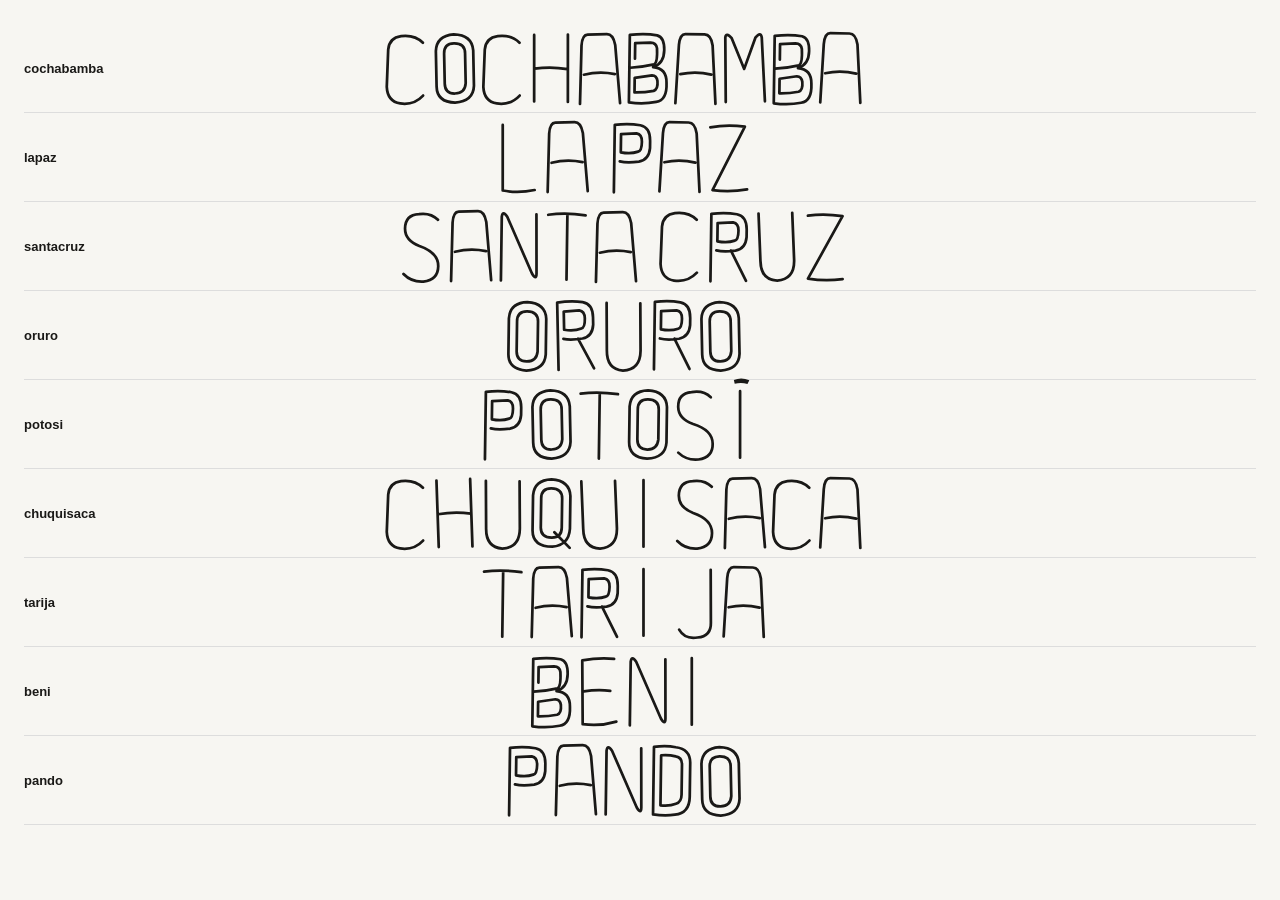
<file: disenos/nombres/prueba.html>
﻿<!doctype html><html><head><meta charset="utf-8"><style>body{margin:0;padding:24px;background:#f7f6f2;color:#1A1917;font-family:Arial,sans-serif}.row{height:88px;display:flex;align-items:center;gap:14px;border-bottom:1px solid #ddd}.row b{width:125px;font-size:13px}.row svg{width:920px;height:82px;overflow:visible}.s1{fill:none;stroke:#1A1917;stroke-width:3;stroke-linecap:round;stroke-linejoin:round}.i1{fill:#1A1917}</style></head><body><div class="row"><b>cochabamba</b><svg xmlns="http://www.w3.org/2000/svg" viewBox="0 0 534 90"><g transform="translate(4,5) rotate(0.8 25 41)"><path class="s1" d="M43,12 Q34,3 19,5 Q6,7 5,20 L4,61 Q5,77 19,79 Q34,81 44,70"/></g><g transform="translate(57,4) rotate(-1.2 25 41)"><path class="s1" d="M25,4 Q45,5 46,22 L46,61 Q45,78 25,79 Q5,78 5,61 L5,22 Q6,5 25,4 Z M25,14 Q14,14 14,25 L14,58 Q14,69 25,69 Q36,69 37,58 L37,25 Q37,14 25,14 Z"/></g><g transform="translate(110,5) rotate(0.8 25 41)"><path class="s1" d="M43,12 Q34,3 19,5 Q6,7 5,20 L4,61 Q5,77 19,79 Q34,81 44,70"/></g><g transform="translate(163,4) rotate(0.8 25 41)"><path class="s1" d="M6,5 L7,78 M43,4 L44,78 M7,42 Q25,39 43,42"/></g><g transform="translate(216,5) rotate(-1.2 25 41)"><path class="s1" d="M3,79 L6,15 Q7,3 13,3 L34,3 Q41,3 43,15 L47,79 M8,47 Q25,43 42,47"/></g><g transform="translate(269,4) rotate(0.8 25 41)"><path class="s1" d="M5,79 L5,5 Q22,3 35,5 Q43,7 43,21 Q43,36 31,40 Q46,41 46,57 Q47,76 35,78 Q21,81 5,79 M6,41 Q20,40 32,37 Q36,35 35,19 Q34,13 28,13 L11,14 L11,31 M11,52 L11,68 Q22,68 32,66 Q37,64 36,55 Q35,49 30,49 Z"/></g><g transform="translate(322,5) rotate(0.8 25 41)"><path class="s1" d="M3,79 L6,15 Q7,3 13,3 L34,3 Q41,3 43,15 L47,79 M8,47 Q25,43 42,47"/></g><g transform="translate(375,4) rotate(-1.2 25 41)"><path class="s1" d="M4,78 L5,7 Q6,1 12,8 L25,42 L38,8 Q44,1 45,8 L47,78"/></g><g transform="translate(428,5) rotate(0.8 25 41)"><path class="s1" d="M5,79 L5,5 Q22,3 35,5 Q43,7 43,21 Q43,36 31,40 Q46,41 46,57 Q47,76 35,78 Q21,81 5,79 M6,41 Q20,40 32,37 Q36,35 35,19 Q34,13 28,13 L11,14 L11,31 M11,52 L11,68 Q22,68 32,66 Q37,64 36,55 Q35,49 30,49 Z"/></g><g transform="translate(481,4) rotate(0.8 25 41)"><path class="s1" d="M3,79 L6,15 Q7,3 13,3 L34,3 Q41,3 43,15 L47,79 M8,47 Q25,43 42,47"/></g></svg></div><div class="row"><b>lapaz</b><svg xmlns="http://www.w3.org/2000/svg" viewBox="0 0 287 90"><g transform="translate(4,5) rotate(0.8 25 41)"><path class="s1" d="M7,5 L8,77 Q25,80 43,76"/></g><g transform="translate(57,4) rotate(-1.2 25 41)"><path class="s1" d="M3,79 L6,15 Q7,3 13,3 L34,3 Q41,3 43,15 L47,79 M8,47 Q25,43 42,47"/></g><g transform="translate(128,5) rotate(0.8 25 41)"><path class="s1" d="M6,79 L6,5 Q21,3 34,5 Q45,7 45,22 L45,30 Q44,43 33,45 Q20,47 12,45 M13,15 L13,35 Q24,37 32,34 Q36,33 36,23 Q36,15 30,14 Z"/></g><g transform="translate(181,4) rotate(0.8 25 41)"><path class="s1" d="M3,79 L6,15 Q7,3 13,3 L34,3 Q41,3 43,15 L47,79 M8,47 Q25,43 42,47"/></g><g transform="translate(234,5) rotate(-1.2 25 41)"><path class="s1" d="M6,7 Q24,4 44,7 L7,76 Q26,79 45,76"/></g></svg></div><div class="row"><b>santacruz</b><svg xmlns="http://www.w3.org/2000/svg" viewBox="0 0 499 90"><g transform="translate(4,5) rotate(0.8 25 41)"><path class="s1" d="M42,11 Q34,3 21,5 Q6,6 6,21 Q6,34 22,40 Q43,47 43,62 Q43,77 27,79 Q14,80 5,71"/></g><g transform="translate(57,4) rotate(-1.2 25 41)"><path class="s1" d="M3,79 L6,15 Q7,3 13,3 L34,3 Q41,3 43,15 L47,79 M8,47 Q25,43 42,47"/></g><g transform="translate(110,5) rotate(0.8 25 41)"><path class="s1" d="M6,78 L6,8 Q7,1 12,8 L40,70 Q45,78 45,70 L44,5"/></g><g transform="translate(163,4) rotate(0.8 25 41)"><path class="s1" d="M4,7 Q23,4 45,7 M25,7 L25,78"/></g><g transform="translate(216,5) rotate(-1.2 25 41)"><path class="s1" d="M3,79 L6,15 Q7,3 13,3 L34,3 Q41,3 43,15 L47,79 M8,47 Q25,43 42,47"/></g><g transform="translate(287,4) rotate(0.8 25 41)"><path class="s1" d="M43,12 Q34,3 19,5 Q6,7 5,20 L4,61 Q5,77 19,79 Q34,81 44,70"/></g><g transform="translate(340,5) rotate(0.8 25 41)"><path class="s1" d="M6,79 L6,5 Q21,3 34,5 Q45,7 45,22 L45,30 Q44,43 33,45 Q20,47 12,45 M13,15 L13,35 Q24,37 32,34 Q36,33 36,23 Q36,15 30,14 Z M28,45 L45,78"/></g><g transform="translate(393,4) rotate(-1.2 25 41)"><path class="s1" d="M6,5 L7,57 Q7,78 25,79 Q44,78 44,57 L43,5"/></g><g transform="translate(446,5) rotate(0.8 25 41)"><path class="s1" d="M6,7 Q24,4 44,7 L7,76 Q26,79 45,76"/></g></svg></div><div class="row"><b>oruro</b><svg xmlns="http://www.w3.org/2000/svg" viewBox="0 0 269 90"><g transform="translate(4,5) rotate(0.8 25 41)"><path class="s1" d="M25,4 Q45,5 46,22 L46,61 Q45,78 25,79 Q5,78 5,61 L5,22 Q6,5 25,4 Z M25,14 Q14,14 14,25 L14,58 Q14,69 25,69 Q36,69 37,58 L37,25 Q37,14 25,14 Z"/></g><g transform="translate(57,4) rotate(-1.2 25 41)"><path class="s1" d="M6,79 L6,5 Q21,3 34,5 Q45,7 45,22 L45,30 Q44,43 33,45 Q20,47 12,45 M13,15 L13,35 Q24,37 32,34 Q36,33 36,23 Q36,15 30,14 Z M28,45 L45,78"/></g><g transform="translate(110,5) rotate(0.8 25 41)"><path class="s1" d="M6,5 L7,57 Q7,78 25,79 Q44,78 44,57 L43,5"/></g><g transform="translate(163,4) rotate(0.8 25 41)"><path class="s1" d="M6,79 L6,5 Q21,3 34,5 Q45,7 45,22 L45,30 Q44,43 33,45 Q20,47 12,45 M13,15 L13,35 Q24,37 32,34 Q36,33 36,23 Q36,15 30,14 Z M28,45 L45,78"/></g><g transform="translate(216,5) rotate(-1.2 25 41)"><path class="s1" d="M25,4 Q45,5 46,22 L46,61 Q45,78 25,79 Q5,78 5,61 L5,22 Q6,5 25,4 Z M25,14 Q14,14 14,25 L14,58 Q14,69 25,69 Q36,69 37,58 L37,25 Q37,14 25,14 Z"/></g></svg></div><div class="row"><b>potosi</b><svg xmlns="http://www.w3.org/2000/svg" viewBox="0 0 322 90"><g transform="translate(4,5) rotate(0.8 25 41)"><path class="s1" d="M6,79 L6,5 Q21,3 34,5 Q45,7 45,22 L45,30 Q44,43 33,45 Q20,47 12,45 M13,15 L13,35 Q24,37 32,34 Q36,33 36,23 Q36,15 30,14 Z"/></g><g transform="translate(57,4) rotate(-1.2 25 41)"><path class="s1" d="M25,4 Q45,5 46,22 L46,61 Q45,78 25,79 Q5,78 5,61 L5,22 Q6,5 25,4 Z M25,14 Q14,14 14,25 L14,58 Q14,69 25,69 Q36,69 37,58 L37,25 Q37,14 25,14 Z"/></g><g transform="translate(110,5) rotate(0.8 25 41)"><path class="s1" d="M4,7 Q23,4 45,7 M25,7 L25,78"/></g><g transform="translate(163,4) rotate(0.8 25 41)"><path class="s1" d="M25,4 Q45,5 46,22 L46,61 Q45,78 25,79 Q5,78 5,61 L5,22 Q6,5 25,4 Z M25,14 Q14,14 14,25 L14,58 Q14,69 25,69 Q36,69 37,58 L37,25 Q37,14 25,14 Z"/></g><g transform="translate(216,5) rotate(-1.2 25 41)"><path class="s1" d="M42,11 Q34,3 21,5 Q6,6 6,21 Q6,34 22,40 Q43,47 43,62 Q43,77 27,79 Q14,80 5,71"/></g><g transform="translate(269,4) rotate(0.8 25 41)"><path class="s1" d="M20,5 L21,78"/><path class="i1" d="M13,-7 Q21,-11 30,-7 L28,-3 Q21,-5 14,-3 Z"/></g></svg></div><div class="row"><b>chuquisaca</b><svg xmlns="http://www.w3.org/2000/svg" viewBox="0 0 534 90"><g transform="translate(4,5) rotate(0.8 25 41)"><path class="s1" d="M43,12 Q34,3 19,5 Q6,7 5,20 L4,61 Q5,77 19,79 Q34,81 44,70"/></g><g transform="translate(57,4) rotate(-1.2 25 41)"><path class="s1" d="M6,5 L7,78 M43,4 L44,78 M7,42 Q25,39 43,42"/></g><g transform="translate(110,5) rotate(0.8 25 41)"><path class="s1" d="M6,5 L7,57 Q7,78 25,79 Q44,78 44,57 L43,5"/></g><g transform="translate(163,4) rotate(0.8 25 41)"><path class="s1" d="M25,4 Q45,5 46,22 L46,58 Q45,76 27,78 Q5,78 5,60 L5,22 Q6,5 25,4 Z M25,14 Q14,14 14,25 L14,57 Q14,68 26,68 Q37,68 37,57 L37,25 Q37,14 25,14 Z M29,62 L46,79"/></g><g transform="translate(216,5) rotate(-1.2 25 41)"><path class="s1" d="M6,5 L7,57 Q7,78 25,79 Q44,78 44,57 L43,5"/></g><g transform="translate(269,4) rotate(0.8 25 41)"><path class="s1" d="M20,5 L21,78"/></g><g transform="translate(322,5) rotate(0.8 25 41)"><path class="s1" d="M42,11 Q34,3 21,5 Q6,6 6,21 Q6,34 22,40 Q43,47 43,62 Q43,77 27,79 Q14,80 5,71"/></g><g transform="translate(375,4) rotate(-1.2 25 41)"><path class="s1" d="M3,79 L6,15 Q7,3 13,3 L34,3 Q41,3 43,15 L47,79 M8,47 Q25,43 42,47"/></g><g transform="translate(428,5) rotate(0.8 25 41)"><path class="s1" d="M43,12 Q34,3 19,5 Q6,7 5,20 L4,61 Q5,77 19,79 Q34,81 44,70"/></g><g transform="translate(481,4) rotate(0.8 25 41)"><path class="s1" d="M3,79 L6,15 Q7,3 13,3 L34,3 Q41,3 43,15 L47,79 M8,47 Q25,43 42,47"/></g></svg></div><div class="row"><b>tarija</b><svg xmlns="http://www.w3.org/2000/svg" viewBox="0 0 322 90"><g transform="translate(4,5) rotate(0.8 25 41)"><path class="s1" d="M4,7 Q23,4 45,7 M25,7 L25,78"/></g><g transform="translate(57,4) rotate(-1.2 25 41)"><path class="s1" d="M3,79 L6,15 Q7,3 13,3 L34,3 Q41,3 43,15 L47,79 M8,47 Q25,43 42,47"/></g><g transform="translate(110,5) rotate(0.8 25 41)"><path class="s1" d="M6,79 L6,5 Q21,3 34,5 Q45,7 45,22 L45,30 Q44,43 33,45 Q20,47 12,45 M13,15 L13,35 Q24,37 32,34 Q36,33 36,23 Q36,15 30,14 Z M28,45 L45,78"/></g><g transform="translate(163,4) rotate(0.8 25 41)"><path class="s1" d="M20,5 L21,78"/></g><g transform="translate(216,5) rotate(-1.2 25 41)"><path class="s1" d="M42,5 L41,63 Q41,78 26,79 Q12,81 6,70"/></g><g transform="translate(269,4) rotate(0.8 25 41)"><path class="s1" d="M3,79 L6,15 Q7,3 13,3 L34,3 Q41,3 43,15 L47,79 M8,47 Q25,43 42,47"/></g></svg></div><div class="row"><b>beni</b><svg xmlns="http://www.w3.org/2000/svg" viewBox="0 0 216 90"><g transform="translate(4,5) rotate(0.8 25 41)"><path class="s1" d="M5,79 L5,5 Q22,3 35,5 Q43,7 43,21 Q43,36 31,40 Q46,41 46,57 Q47,76 35,78 Q21,81 5,79 M6,41 Q20,40 32,37 Q36,35 35,19 Q34,13 28,13 L11,14 L11,31 M11,52 L11,68 Q22,68 32,66 Q37,64 36,55 Q35,49 30,49 Z"/></g><g transform="translate(57,4) rotate(-1.2 25 41)"><path class="s1" d="M42,6 Q25,4 7,7 L6,77 Q25,80 43,75 M8,41 Q23,39 37,41"/></g><g transform="translate(110,5) rotate(0.8 25 41)"><path class="s1" d="M6,78 L6,8 Q7,1 12,8 L40,70 Q45,78 45,70 L44,5"/></g><g transform="translate(163,4) rotate(0.8 25 41)"><path class="s1" d="M20,5 L21,78"/></g></svg></div><div class="row"><b>pando</b><svg xmlns="http://www.w3.org/2000/svg" viewBox="0 0 269 90"><g transform="translate(4,5) rotate(0.8 25 41)"><path class="s1" d="M6,79 L6,5 Q21,3 34,5 Q45,7 45,22 L45,30 Q44,43 33,45 Q20,47 12,45 M13,15 L13,35 Q24,37 32,34 Q36,33 36,23 Q36,15 30,14 Z"/></g><g transform="translate(57,4) rotate(-1.2 25 41)"><path class="s1" d="M3,79 L6,15 Q7,3 13,3 L34,3 Q41,3 43,15 L47,79 M8,47 Q25,43 42,47"/></g><g transform="translate(110,5) rotate(0.8 25 41)"><path class="s1" d="M6,78 L6,8 Q7,1 12,8 L40,70 Q45,78 45,70 L44,5"/></g><g transform="translate(163,4) rotate(0.8 25 41)"><path class="s1" d="M5,5 Q18,3 29,5 Q45,7 45,22 L45,59 Q45,77 29,79 Q18,81 5,79 Z M13,14 L13,69 Q23,70 30,67 Q36,65 36,57 L36,24 Q36,16 29,15 Q21,13 13,14 Z"/></g><g transform="translate(216,5) rotate(-1.2 25 41)"><path class="s1" d="M25,4 Q45,5 46,22 L46,61 Q45,78 25,79 Q5,78 5,61 L5,22 Q6,5 25,4 Z M25,14 Q14,14 14,25 L14,58 Q14,69 25,69 Q36,69 37,58 L37,25 Q37,14 25,14 Z"/></g></svg></div></body></html>
</file>
